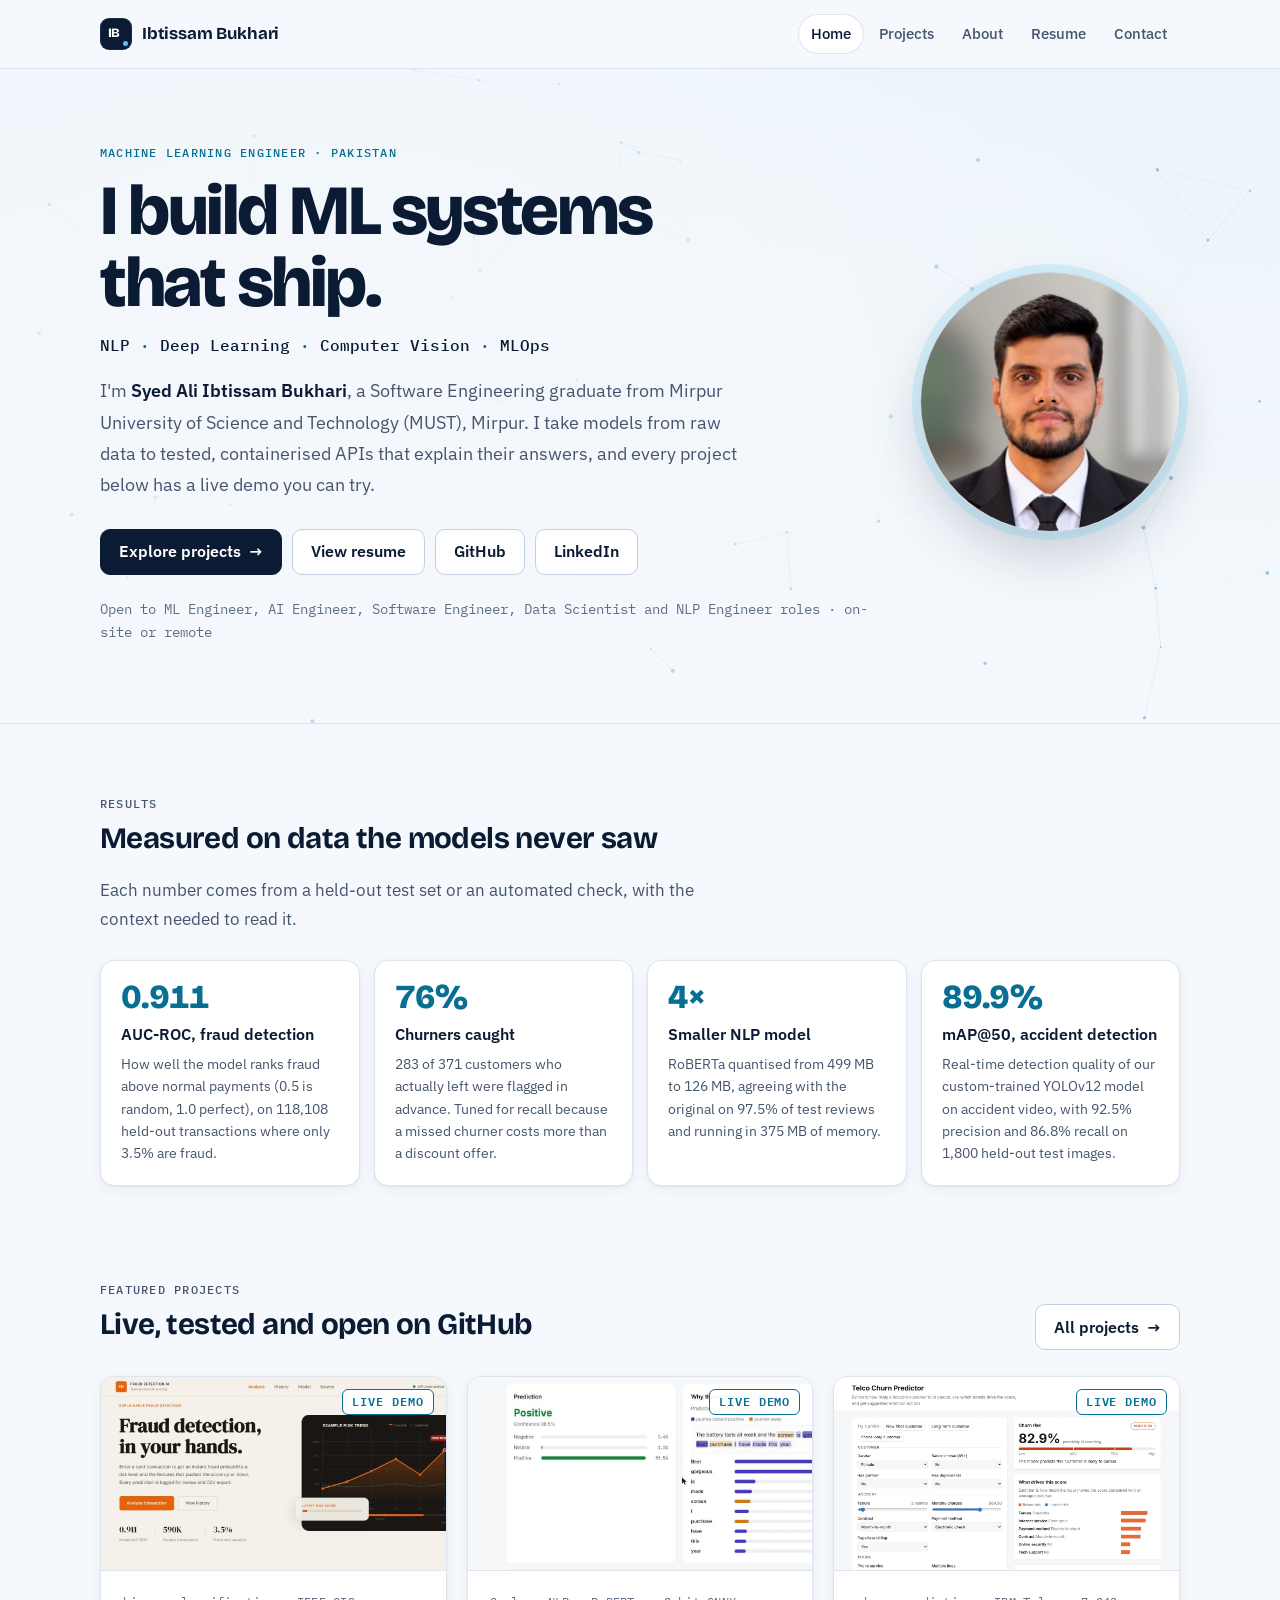
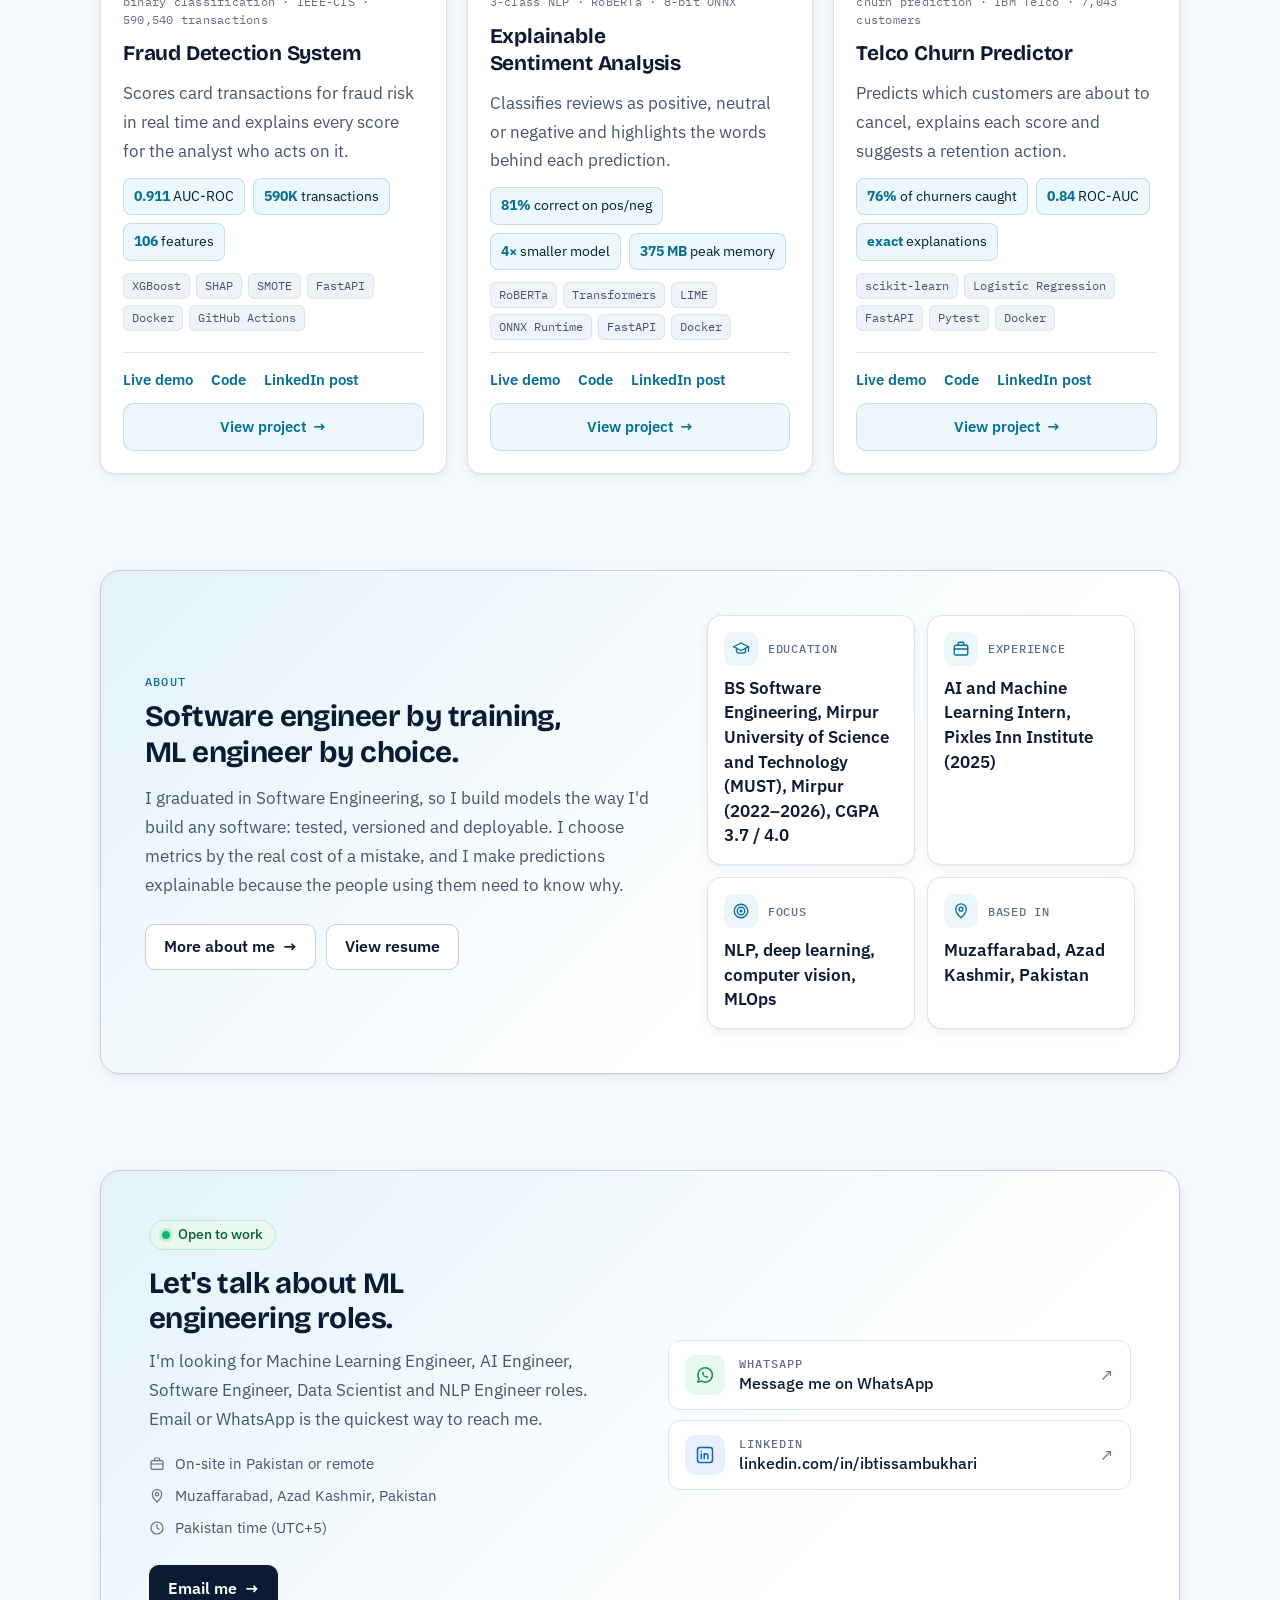
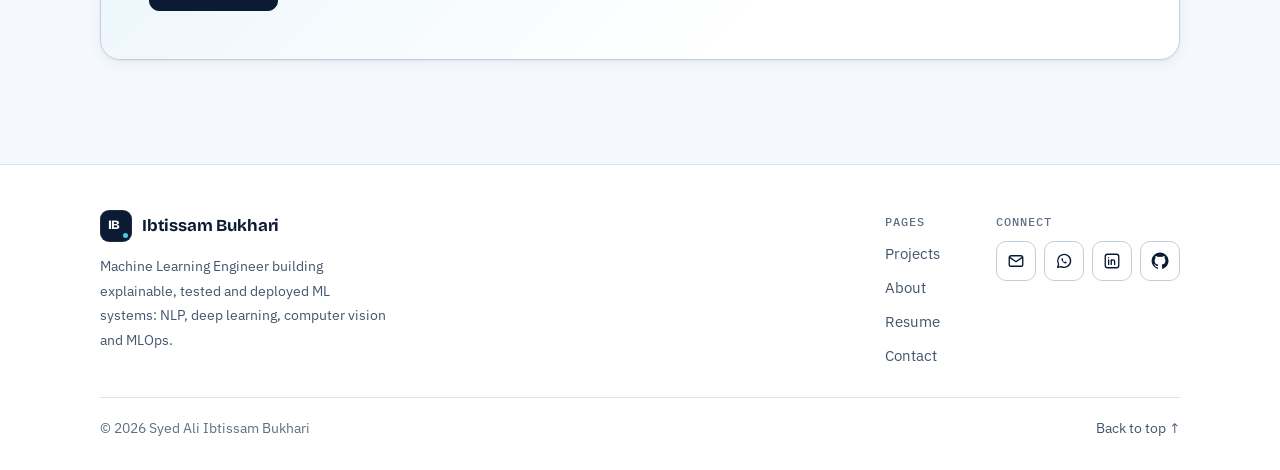
<file: index.html>
<!DOCTYPE html>
<html lang="en">
<head>
<meta charset="utf-8">
<meta name="viewport" content="width=device-width, initial-scale=1, viewport-fit=cover">
<title>Ibtissam Bukhari · Machine Learning Engineer</title>
<meta name="description" content="Syed Ali Ibtissam Bukhari, Machine Learning Engineer: fraud detection, explainable NLP, churn prediction and computer vision projects with live demos.">
<meta name="author" content="Syed Ali Ibtissam Bukhari">
<meta name="theme-color" content="#f5f8fc">
<link rel="canonical" href="https://ibtissambukhari.github.io/">
<meta property="og:type" content="website">
<meta property="og:title" content="Ibtissam Bukhari · Machine Learning Engineer">
<meta property="og:description" content="Syed Ali Ibtissam Bukhari, Machine Learning Engineer: fraud detection, explainable NLP, churn prediction and computer vision projects with live demos.">
<meta property="og:url" content="https://ibtissambukhari.github.io/">
<meta property="og:image" content="https://ibtissambukhari.github.io/assets/img/og.jpg?v=4">
<meta name="twitter:card" content="summary_large_image">
<link rel="icon" href="data:image/svg+xml,%3Csvg xmlns='http://www.w3.org/2000/svg' viewBox='0 0 32 32'%3E%3Crect width='32' height='32' rx='8' fill='%230b1b33'/%3E%3Ctext x='15' y='21' font-family='Arial' font-weight='800' font-size='13' fill='%23ffffff' text-anchor='middle'%3EIB%3C/text%3E%3Ccircle cx='26' cy='26' r='2.6' fill='%234cc9ee'/%3E%3C/svg%3E">
<link rel="preconnect" href="https://fonts.googleapis.com">
<link rel="preconnect" href="https://fonts.gstatic.com" crossorigin>
<link rel="stylesheet" href="https://fonts.googleapis.com/css2?family=Bricolage+Grotesque:opsz,wght@12..96,600;12..96,700;12..96,800&family=IBM+Plex+Mono:wght@400;500&family=IBM+Plex+Sans:wght@400;500;600&display=swap">
<link rel="stylesheet" href="assets/css/site.css?v=15">
</head>
<body data-base="">
<a class="skip" href="#main">Skip to content</a>
<header class="site-header">
  <div class="header-in">
    <a class="brand" href="index.html"><span class="brand-mark" aria-hidden="true">IB</span>Ibtissam Bukhari</a>
    <button class="menu-btn" type="button" aria-expanded="false" aria-controls="main-nav" aria-label="Open menu"><span></span><span></span><span></span></button>
    <nav class="nav" id="main-nav" aria-label="Main"><a href="index.html" aria-current="page">Home</a><a href="projects.html">Projects</a><a href="about.html">About</a><a href="resume.html">Resume</a><a href="index.html#contact">Contact</a></nav>
  </div>
</header>
<main id="main">
<section class="hero" aria-labelledby="hero-title">
  <canvas id="net" aria-hidden="true"></canvas>
  <div class="hero-in">
    <div>
      <p class="eyebrow enter d1">Machine Learning Engineer · Pakistan</p>
      <h1 id="hero-title" class="enter d2">I build ML systems that ship.</h1>
      <p class="focus enter d3">NLP <span>·</span> Deep Learning <span>·</span> Computer Vision <span>·</span> MLOps</p>
      <p class="lede enter d3">I'm <strong>Syed Ali Ibtissam Bukhari</strong>, a Software Engineering graduate from Mirpur University of Science and Technology (MUST), Mirpur. I take models from raw data to tested, containerised APIs that explain their answers, and every project below has a live demo you can try.</p>
      <div class="actions enter d4">
        <a class="btn primary" href="projects.html">Explore projects <span class="arrow" aria-hidden="true">→</span></a>
        <a class="btn" href="resume.html">View resume</a>
        <a class="btn" href="https://github.com/IbtissamBukhari">GitHub</a>
        <a class="btn" href="https://www.linkedin.com/in/ibtissambukhari">LinkedIn</a>
      </div>
      <p class="hero-meta enter d5">Open to ML Engineer, AI Engineer, Software Engineer, Data Scientist and NLP Engineer roles · on-site or remote</p>
    </div>
    <picture class="enter d2"><source srcset="assets/img/photo.webp?v=2" type="image/webp"><img class="portrait" src="assets/img/photo.jpg?v=2" alt="Portrait of Syed Ali Ibtissam Bukhari" width="520" height="520"></picture>
  </div>
</section>

<section class="section" aria-labelledby="results-title">
  <div class="wrap">
    <div class="section-head">
      <div><p class="eyebrow">Results</p><h2 id="results-title" style="margin-top:10px">Measured on data the models never saw</h2></div>
      <p>Each number comes from a held-out test set or an automated check, with the context needed to read it.</p>
    </div>
    <div class="metrics">
      <div class="metric reveal"><span class="num">0.911</span><span class="what">AUC-ROC, fraud detection</span><span class="ctx">How well the model ranks fraud above normal payments (0.5 is random, 1.0 perfect), on 118,108 held-out transactions where only 3.5% are fraud.</span></div>
      <div class="metric reveal"><span class="num">76%</span><span class="what">Churners caught</span><span class="ctx">283 of 371 customers who actually left were flagged in advance. Tuned for recall because a missed churner costs more than a discount offer.</span></div>
      <div class="metric reveal"><span class="num">4×</span><span class="what">Smaller NLP model</span><span class="ctx">RoBERTa quantised from 499 MB to 126 MB, agreeing with the original on 97.5% of test reviews and running in 375 MB of memory.</span></div>
      <div class="metric reveal"><span class="num">89.9%</span><span class="what">mAP@50, accident detection</span><span class="ctx">Real-time detection quality of our custom-trained YOLOv12 model on accident video, with 92.5% precision and 86.8% recall on 1,800 held-out test images.</span></div>
    </div>
  </div>
</section>

<section class="section" aria-labelledby="featured-title">
  <div class="wrap">
    <div class="section-head">
      <div><p class="eyebrow">Featured projects</p><h2 id="featured-title" style="margin-top:10px">Live, tested and open on GitHub</h2></div>
      <a class="btn" href="projects.html">All projects <span class="arrow" aria-hidden="true">→</span></a>
    </div>
    <div class="grid-3" data-projects="featured">
<article class="pcard reveal" data-category="Machine Learning"><div class="shot"><picture><source srcset="assets/img/fraud.webp" type="image/webp"><img src="assets/img/fraud.jpg" alt="Fraud detection dashboard with the model&#x27;s AUC-ROC, dataset size and fraud rate" width="1280" height="720" loading="lazy" decoding="async"></picture><span class="tag">Live demo</span></div><div class="pbody"><div class="spec">binary classification · IEEE-CIS · 590,540 transactions</div><h3>Fraud Detection System</h3><p>Scores card transactions for fraud risk in real time and explains every score for the analyst who acts on it.</p><ul class="chips" aria-label="Key results"><li><b>0.911</b> AUC-ROC</li><li><b>590K</b> transactions</li><li><b>106</b> features</li></ul><ul class="badges" aria-label="Tools"><li>XGBoost</li><li>SHAP</li><li>SMOTE</li><li>FastAPI</li><li>Docker</li><li>GitHub Actions</li></ul><div class="plinks"><a href="https://fraud-detection-system-wplk.onrender.com" target="_blank" rel="noopener">Live demo</a><a href="https://github.com/IbtissamBukhari/fraud-detection-system" target="_blank" rel="noopener">Code</a><a href="https://www.linkedin.com/feed/update/urn:li:activity:7518983911654424576/" target="_blank" rel="noopener">LinkedIn post</a><a class="case" href="projects/fraud-detection.html">View project <span class="arrow" aria-hidden="true">→</span></a></div></div></article>
<article class="pcard reveal" data-category="NLP"><div class="shot"><picture><source srcset="assets/img/sentiment.webp" type="image/webp"><img src="assets/img/sentiment.jpg" alt="Sentiment app showing a positive prediction at 98.5% and the words that drove it" width="1280" height="720" loading="lazy" decoding="async"></picture><span class="tag">Live demo</span></div><div class="pbody"><div class="spec">3-class NLP · RoBERTa · 8-bit ONNX</div><h3>Explainable Sentiment Analysis</h3><p>Classifies reviews as positive, neutral or negative and highlights the words behind each prediction.</p><ul class="chips" aria-label="Key results"><li><b>81%</b> correct on pos/neg</li><li><b>4×</b> smaller model</li><li><b>375 MB</b> peak memory</li></ul><ul class="badges" aria-label="Tools"><li>RoBERTa</li><li>Transformers</li><li>LIME</li><li>ONNX Runtime</li><li>FastAPI</li><li>Docker</li></ul><div class="plinks"><a href="https://sentiment-analyzer-rm0p.onrender.com" target="_blank" rel="noopener">Live demo</a><a href="https://github.com/IbtissamBukhari/sentiment-analyzer" target="_blank" rel="noopener">Code</a><a href="https://www.linkedin.com/feed/update/urn:li:activity:7519340059549024256/" target="_blank" rel="noopener">LinkedIn post</a><a class="case" href="projects/sentiment-analysis.html">View project <span class="arrow" aria-hidden="true">→</span></a></div></div></article>
<article class="pcard reveal" data-category="Machine Learning"><div class="shot"><picture><source srcset="assets/img/telco.webp" type="image/webp"><img src="assets/img/telco.jpg" alt="Churn predictor showing an 82.9% high-risk score, the factors behind it and suggested actions" width="1280" height="720" loading="lazy" decoding="async"></picture><span class="tag">Live demo</span></div><div class="pbody"><div class="spec">churn prediction · IBM Telco · 7,043 customers</div><h3>Telco Churn Predictor</h3><p>Predicts which customers are about to cancel, explains each score and suggests a retention action.</p><ul class="chips" aria-label="Key results"><li><b>76%</b> of churners caught</li><li><b>0.84</b> ROC-AUC</li><li><b>exact</b> explanations</li></ul><ul class="badges" aria-label="Tools"><li>scikit-learn</li><li>Logistic Regression</li><li>FastAPI</li><li>Pytest</li><li>Docker</li></ul><div class="plinks"><a href="https://telco-churn-predictor-62b1.onrender.com" target="_blank" rel="noopener">Live demo</a><a href="https://github.com/IbtissamBukhari/telco-churn-predictor" target="_blank" rel="noopener">Code</a><a href="https://www.linkedin.com/feed/update/urn:li:activity:7518724342030217216/" target="_blank" rel="noopener">LinkedIn post</a><a class="case" href="projects/telco-churn.html">View project <span class="arrow" aria-hidden="true">→</span></a></div></div></article>
    </div>
  </div>
</section>

<section class="section" aria-labelledby="about-title">
  <div class="wrap split about-panel">
    <div class="reveal">
      <p class="eyebrow">About</p>
      <h2 id="about-title" style="margin-top:10px">Software engineer by training, ML engineer by choice.</h2>
      <p class="muted">I graduated in Software Engineering, so I build models the way I'd build any software: tested, versioned and deployable. I choose metrics by the real cost of a mistake, and I make predictions explainable because the people using them need to know why.</p>
      <div class="actions">
        <a class="btn" href="about.html">More about me <span class="arrow" aria-hidden="true">→</span></a>
        <a class="btn" href="resume.html">View resume</a>
      </div>
    </div>
    <dl class="facts reveal">
      <div><dt><span class="f-ic"><svg viewBox="0 0 24 24" fill="none" stroke="currentColor" stroke-width="1.8" stroke-linecap="round" stroke-linejoin="round" aria-hidden="true"><path d="M2 9l10-5 10 5-10 5z"/><path d="M6 11v5c2 2 10 2 12 0v-5M22 9v6"/></svg></span>Education</dt><dd>BS Software Engineering, Mirpur University of Science and Technology (MUST), Mirpur (2022–2026), CGPA 3.7 / 4.0</dd></div>
      <div><dt><span class="f-ic"><svg viewBox="0 0 24 24" fill="none" stroke="currentColor" stroke-width="1.8" stroke-linecap="round" stroke-linejoin="round" aria-hidden="true"><rect x="3" y="7" width="18" height="13" rx="2"/><path d="M8 7V5a2 2 0 0 1 2-2h4a2 2 0 0 1 2 2v2M3 12h18"/></svg></span>Experience</dt><dd>AI and Machine Learning Intern, Pixles Inn Institute (2025)</dd></div>
      <div><dt><span class="f-ic"><svg viewBox="0 0 24 24" fill="none" stroke="currentColor" stroke-width="1.8" stroke-linecap="round" stroke-linejoin="round" aria-hidden="true"><circle cx="12" cy="12" r="9"/><circle cx="12" cy="12" r="5"/><circle cx="12" cy="12" r="1.2" fill="currentColor"/></svg></span>Focus</dt><dd>NLP, deep learning, computer vision, MLOps</dd></div>
      <div><dt><span class="f-ic"><svg viewBox="0 0 24 24" fill="none" stroke="currentColor" stroke-width="1.8" stroke-linecap="round" stroke-linejoin="round" aria-hidden="true"><path d="M12 21s-7-6.2-7-11.5a7 7 0 0 1 14 0C19 14.8 12 21 12 21z"/><circle cx="12" cy="9.5" r="2.5"/></svg></span>Based in</dt><dd>Muzaffarabad, Azad Kashmir, Pakistan</dd></div>
    </dl>
  </div>
</section>

<section class="section" id="contact" aria-labelledby="contact-title">
  <div class="wrap">
    <div class="contact reveal">
      <div>
        <span class="status">Open to work</span>
        <h2 id="contact-title">Let's talk about ML engineering roles.</h2>
        <p>I'm looking for Machine Learning Engineer, AI Engineer, Software Engineer, Data Scientist and NLP Engineer roles. Email or WhatsApp is the quickest way to reach me.</p>
        <ul class="contact-meta">
          <li><svg viewBox="0 0 24 24" fill="none" stroke="currentColor" stroke-width="1.8" stroke-linecap="round" stroke-linejoin="round" aria-hidden="true"><rect x="3" y="7" width="18" height="13" rx="2"/><path d="M8 7V5a2 2 0 0 1 2-2h4a2 2 0 0 1 2 2v2M3 12h18"/></svg>On-site in Pakistan or remote</li>
          <li><svg viewBox="0 0 24 24" fill="none" stroke="currentColor" stroke-width="1.8" stroke-linecap="round" stroke-linejoin="round" aria-hidden="true"><path d="M12 21s-7-6.2-7-11.5a7 7 0 0 1 14 0C19 14.8 12 21 12 21z"/><circle cx="12" cy="9.5" r="2.5"/></svg>Muzaffarabad, Azad Kashmir, Pakistan</li>
          <li><svg viewBox="0 0 24 24" fill="none" stroke="currentColor" stroke-width="1.8" stroke-linecap="round" stroke-linejoin="round" aria-hidden="true"><circle cx="12" cy="12" r="9"/><path d="M12 7v5l3 2"/></svg>Pakistan time (UTC+5)</li>
        </ul>
        <div class="actions">
          <a class="btn primary" href="mailto:aliibtissam14@gmail.com">Email me <span class="arrow" aria-hidden="true">→</span></a>
        </div>
      </div>
      <ul class="contact-list">
        <li><a class="c-item" href="https://wa.me/923485190450?text=Hi%20Ali%2C%20I%20saw%20your%20portfolio.%20Would%20you%20be%20available%20for%20a%20quick%20chat%3F" target="_blank" rel="noopener"><span class="c-ic wa"><svg viewBox="0 0 24 24" fill="none" stroke="currentColor" stroke-width="1.8" stroke-linecap="round" stroke-linejoin="round" aria-hidden="true"><path d="M3.5 20.5l1.3-4.2A8.6 8.6 0 1 1 8 19.4z"/><path d="M9 8.6c.2-.5.7-.6 1-.4l.9 1.6c.1.3 0 .6-.2.8l-.5.5c.5 1 1.3 1.9 2.4 2.4l.5-.5c.2-.2.5-.3.8-.2l1.6.9c.3.2.3.7-.1 1-.6.6-1.5.8-2.3.5a8 8 0 0 1-4.5-4.4c-.3-.8-.1-1.6.4-2.2z" fill="currentColor" stroke="none"/></svg></span><span class="c-txt"><span class="k">WhatsApp</span><span class="v">Message me on WhatsApp</span></span><span class="c-go" aria-hidden="true">↗</span></a></li>
        <li><a class="c-item" href="https://www.linkedin.com/in/ibtissambukhari" target="_blank" rel="noopener"><span class="c-ic li"><svg viewBox="0 0 24 24" fill="none" stroke="currentColor" stroke-width="1.8" stroke-linecap="round" stroke-linejoin="round" aria-hidden="true"><rect x="3" y="3" width="18" height="18" rx="3"/><path d="M7.5 10.5V16.5M7.5 7.5v.01M11 16.5v-6M11 13.2c0-1.6 1-2.7 2.4-2.7s2.1 1 2.1 2.6v3.4"/></svg></span><span class="c-txt"><span class="k">LinkedIn</span><span class="v">linkedin.com/in/<wbr>ibtissambukhari</span></span><span class="c-go" aria-hidden="true">↗</span></a></li>
      </ul>
    </div>
  </div>
</section>
</main>
<footer class="site-footer">
  <div class="footer-in">
    <div class="footer-brand">
      <a class="brand" href="index.html"><span class="brand-mark" aria-hidden="true">IB</span>Ibtissam Bukhari</a>
      <p>Machine Learning Engineer building explainable, tested and deployed ML systems: NLP, deep learning, computer vision and MLOps.</p>
    </div>
    <nav aria-labelledby="f-pages"><h2 id="f-pages">Pages</h2><ul class="footer-links"><li><a href="projects.html">Projects</a></li><li><a href="about.html">About</a></li><li><a href="resume.html">Resume</a></li><li><a href="index.html#contact">Contact</a></li></ul></nav>
    <div><h2>Connect</h2><ul class="socials">
      <li><a href="mailto:aliibtissam14@gmail.com" aria-label="Email"><svg viewBox="0 0 24 24" fill="none" stroke="currentColor" stroke-width="1.8" stroke-linecap="round" stroke-linejoin="round" aria-hidden="true"><rect x="3" y="5" width="18" height="14" rx="2.5"/><path d="m4 7.5 8 5.5 8-5.5"/></svg></a></li>
      <li><a href="https://wa.me/923485190450?text=Hi%20Ali%2C%20I%20saw%20your%20portfolio.%20Would%20you%20be%20available%20for%20a%20quick%20chat%3F" target="_blank" rel="noopener" aria-label="WhatsApp"><svg viewBox="0 0 24 24" fill="none" stroke="currentColor" stroke-width="1.8" stroke-linecap="round" stroke-linejoin="round" aria-hidden="true"><path d="M3.5 20.5l1.3-4.2A8.6 8.6 0 1 1 8 19.4z"/><path d="M9 8.6c.2-.5.7-.6 1-.4l.9 1.6c.1.3 0 .6-.2.8l-.5.5c.5 1 1.3 1.9 2.4 2.4l.5-.5c.2-.2.5-.3.8-.2l1.6.9c.3.2.3.7-.1 1-.6.6-1.5.8-2.3.5a8 8 0 0 1-4.5-4.4c-.3-.8-.1-1.6.4-2.2z" fill="currentColor" stroke="none"/></svg></a></li>
      <li><a href="https://www.linkedin.com/in/ibtissambukhari" target="_blank" rel="noopener" aria-label="LinkedIn"><svg viewBox="0 0 24 24" fill="none" stroke="currentColor" stroke-width="1.8" stroke-linecap="round" stroke-linejoin="round" aria-hidden="true"><rect x="3" y="3" width="18" height="18" rx="3"/><path d="M7.5 10.5V16.5M7.5 7.5v.01M11 16.5v-6M11 13.2c0-1.6 1-2.7 2.4-2.7s2.1 1 2.1 2.6v3.4"/></svg></a></li>
      <li><a href="https://github.com/IbtissamBukhari" target="_blank" rel="noopener" aria-label="GitHub"><svg viewBox="0 0 24 24" fill="currentColor" aria-hidden="true"><path d="M12 .8a11.2 11.2 0 0 0-3.54 21.83c.56.1.77-.24.77-.54v-1.9c-3.12.68-3.78-1.5-3.78-1.5-.51-1.3-1.25-1.64-1.25-1.64-1.02-.7.08-.68.08-.68 1.13.08 1.72 1.16 1.72 1.16 1 1.72 2.63 1.22 3.27.93.1-.73.39-1.22.71-1.5-2.49-.28-5.11-1.25-5.11-5.55 0-1.22.44-2.22 1.16-3.01-.12-.29-.5-1.43.11-2.98 0 0 .94-.3 3.09 1.15a10.7 10.7 0 0 1 5.62 0c2.14-1.45 3.08-1.15 3.08-1.15.62 1.55.23 2.69.11 2.98.72.79 1.16 1.79 1.16 3.01 0 4.31-2.63 5.26-5.13 5.54.4.35.76 1.03.76 2.08v3.08c0 .3.2.65.78.54A11.2 11.2 0 0 0 12 .8z"/></svg></a></li>
    </ul></div>
  </div>
  <div class="footer-bottom"><span>© 2026 Syed Ali Ibtissam Bukhari</span><a href="#main">Back to top ↑</a></div>
</footer>
<script src="assets/js/projects.js?v=5" defer></script>
<script src="assets/js/site.js?v=15" defer></script>
</body>
</html>
</file>
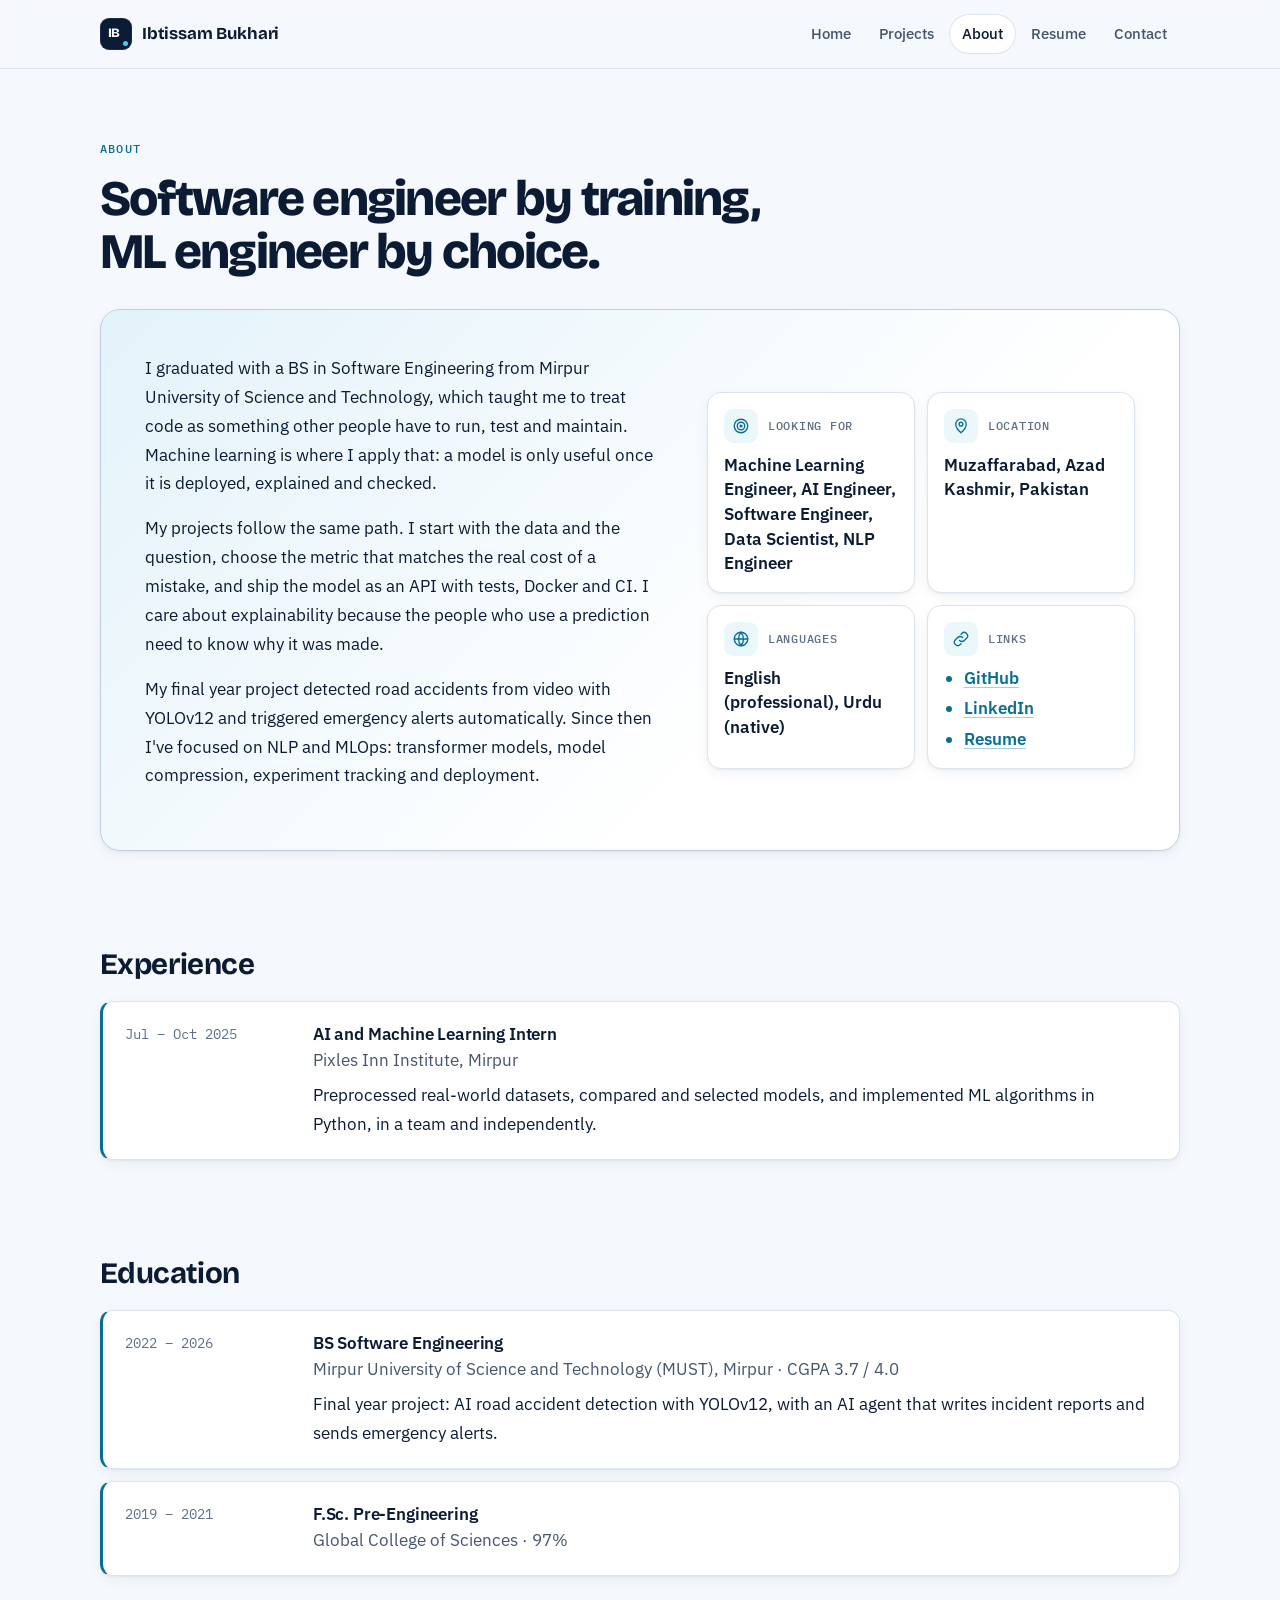
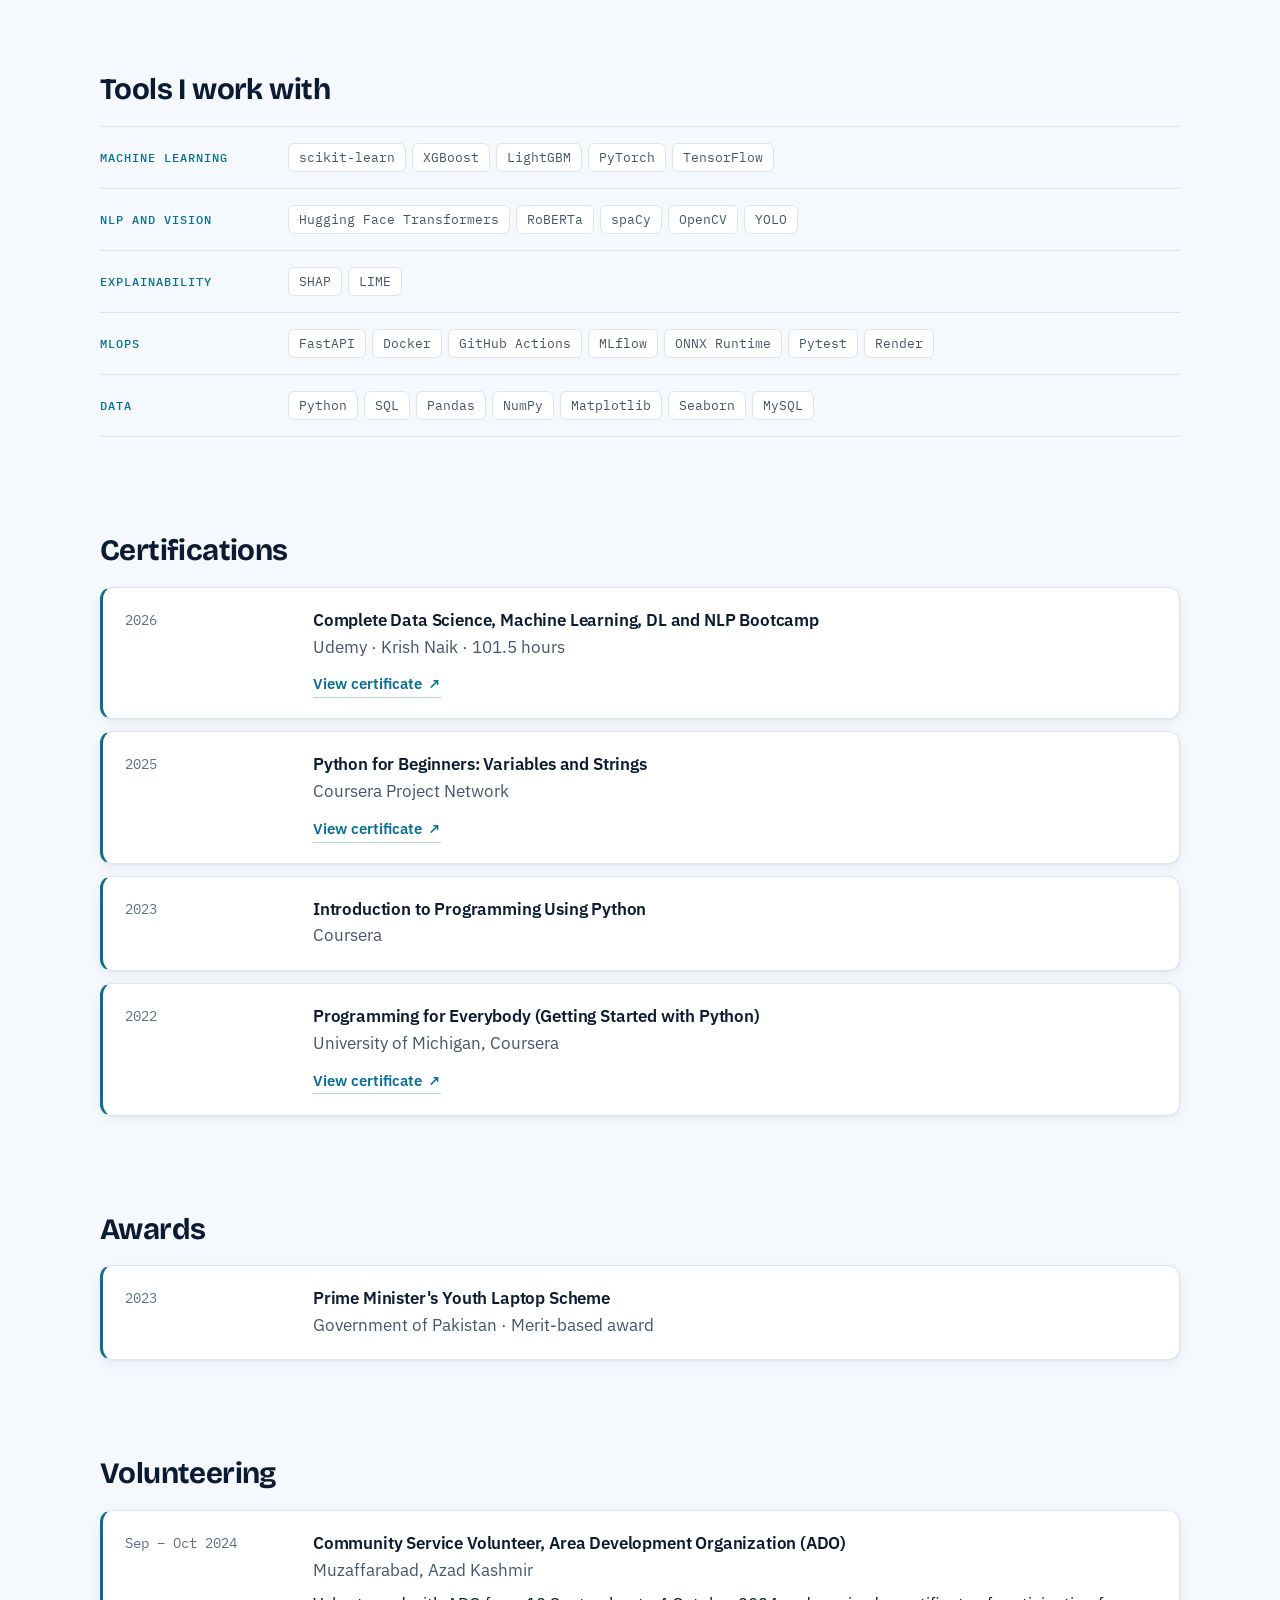
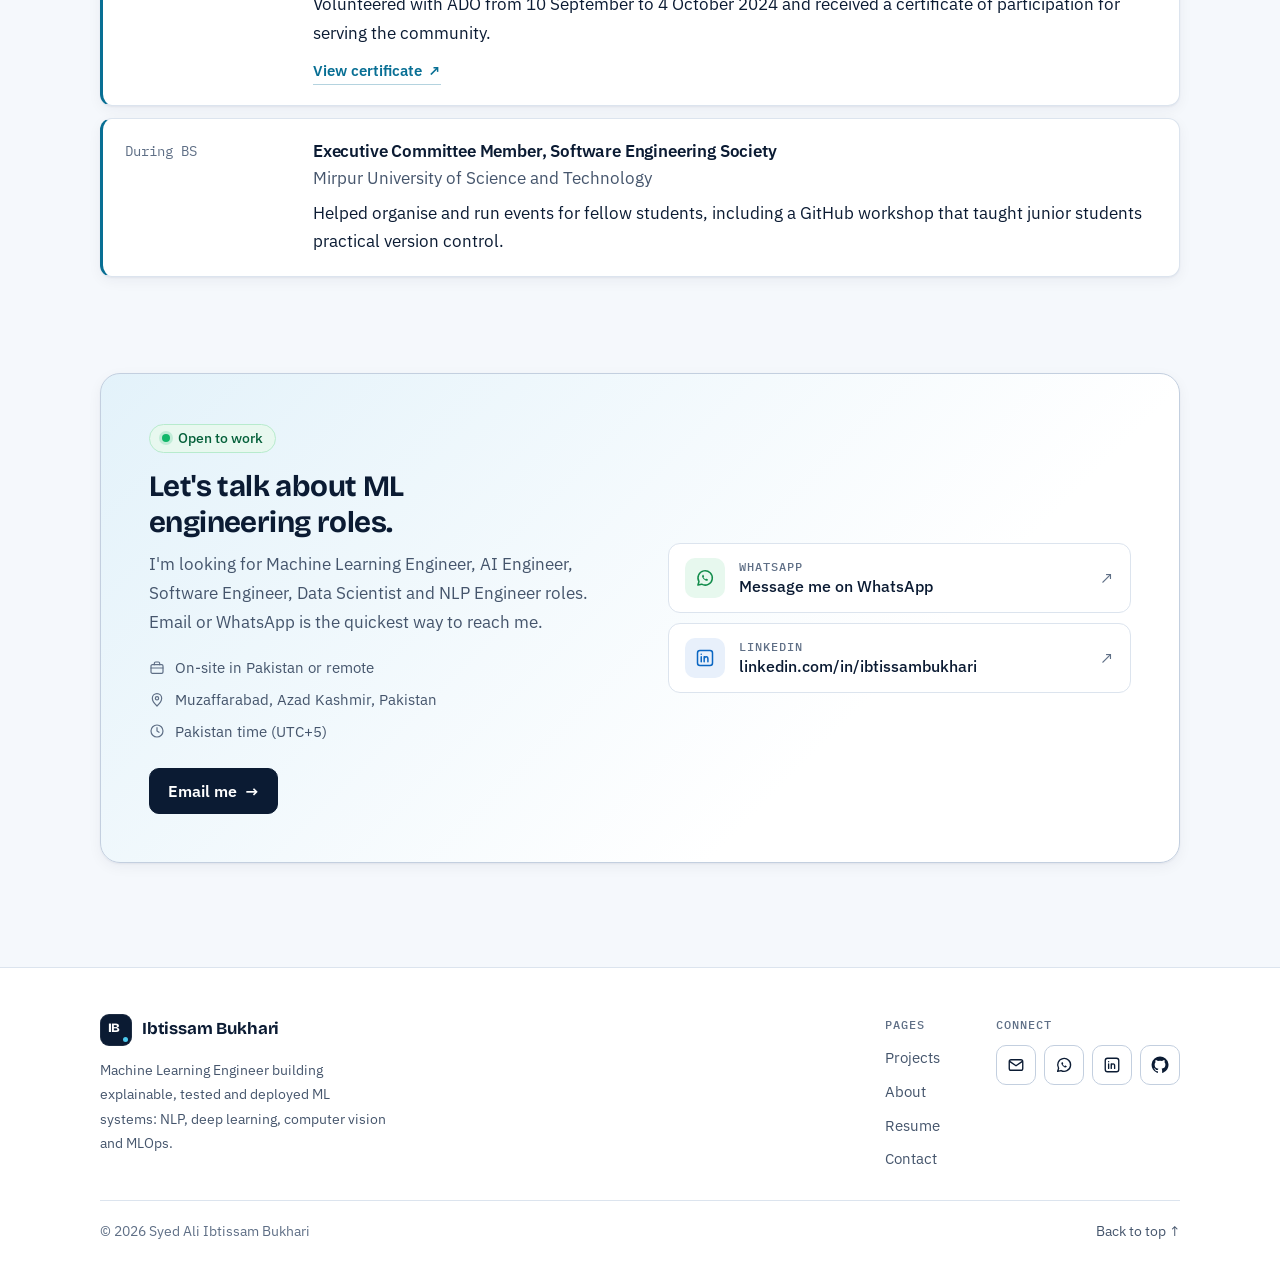
<file: about.html>
<!DOCTYPE html>
<html lang="en">
<head>
<meta charset="utf-8">
<meta name="viewport" content="width=device-width, initial-scale=1, viewport-fit=cover">
<title>About · Ibtissam Bukhari</title>
<meta name="description" content="About Syed Ali Ibtissam Bukhari: Software Engineering graduate and Machine Learning Engineer focused on NLP, deep learning and MLOps.">
<meta name="author" content="Syed Ali Ibtissam Bukhari">
<meta name="theme-color" content="#f5f8fc">
<link rel="canonical" href="https://ibtissambukhari.github.io/about.html">
<meta property="og:type" content="website">
<meta property="og:title" content="About · Ibtissam Bukhari">
<meta property="og:description" content="About Syed Ali Ibtissam Bukhari: Software Engineering graduate and Machine Learning Engineer focused on NLP, deep learning and MLOps.">
<meta property="og:url" content="https://ibtissambukhari.github.io/about.html">
<meta property="og:image" content="https://ibtissambukhari.github.io/assets/img/og.jpg?v=4">
<meta name="twitter:card" content="summary_large_image">
<link rel="icon" href="data:image/svg+xml,%3Csvg xmlns='http://www.w3.org/2000/svg' viewBox='0 0 32 32'%3E%3Crect width='32' height='32' rx='8' fill='%230b1b33'/%3E%3Ctext x='15' y='21' font-family='Arial' font-weight='800' font-size='13' fill='%23ffffff' text-anchor='middle'%3EIB%3C/text%3E%3Ccircle cx='26' cy='26' r='2.6' fill='%234cc9ee'/%3E%3C/svg%3E">
<link rel="preconnect" href="https://fonts.googleapis.com">
<link rel="preconnect" href="https://fonts.gstatic.com" crossorigin>
<link rel="stylesheet" href="https://fonts.googleapis.com/css2?family=Bricolage+Grotesque:opsz,wght@12..96,600;12..96,700;12..96,800&family=IBM+Plex+Mono:wght@400;500&family=IBM+Plex+Sans:wght@400;500;600&display=swap">
<link rel="stylesheet" href="assets/css/site.css?v=15">
</head>
<body data-base="">
<a class="skip" href="#main">Skip to content</a>
<header class="site-header">
  <div class="header-in">
    <a class="brand" href="index.html"><span class="brand-mark" aria-hidden="true">IB</span>Ibtissam Bukhari</a>
    <button class="menu-btn" type="button" aria-expanded="false" aria-controls="main-nav" aria-label="Open menu"><span></span><span></span><span></span></button>
    <nav class="nav" id="main-nav" aria-label="Main"><a href="index.html">Home</a><a href="projects.html">Projects</a><a href="about.html" aria-current="page">About</a><a href="resume.html">Resume</a><a href="index.html#contact">Contact</a></nav>
  </div>
</header>
<main id="main">
<section class="section" aria-labelledby="t">
  <div class="wrap">
    <p class="eyebrow">About</p>
    <h1 id="t" class="page-title">Software engineer by training, ML engineer by choice.</h1>
    <div class="split about-panel" style="margin-top:30px">
      <div class="prose">
        <p>I graduated with a BS in Software Engineering from Mirpur University of Science and Technology, which taught me to treat code as something other people have to run, test and maintain. Machine learning is where I apply that: a model is only useful once it is deployed, explained and checked.</p>
        <p>My projects follow the same path. I start with the data and the question, choose the metric that matches the real cost of a mistake, and ship the model as an API with tests, Docker and CI. I care about explainability because the people who use a prediction need to know why it was made.</p>
        <p>My final year project detected road accidents from video with YOLOv12 and triggered emergency alerts automatically. Since then I've focused on NLP and MLOps: transformer models, model compression, experiment tracking and deployment.</p>
      </div>
      <dl class="facts">
        <div><dt><span class="f-ic"><svg viewBox="0 0 24 24" fill="none" stroke="currentColor" stroke-width="1.8" stroke-linecap="round" stroke-linejoin="round" aria-hidden="true"><circle cx="12" cy="12" r="9"/><circle cx="12" cy="12" r="5"/><circle cx="12" cy="12" r="1.2" fill="currentColor"/></svg></span>Looking for</dt><dd>Machine Learning Engineer, AI Engineer, Software Engineer, Data Scientist, NLP Engineer</dd></div>
        <div><dt><span class="f-ic"><svg viewBox="0 0 24 24" fill="none" stroke="currentColor" stroke-width="1.8" stroke-linecap="round" stroke-linejoin="round" aria-hidden="true"><path d="M12 21s-7-6.2-7-11.5a7 7 0 0 1 14 0C19 14.8 12 21 12 21z"/><circle cx="12" cy="9.5" r="2.5"/></svg></span>Location</dt><dd>Muzaffarabad, Azad Kashmir, Pakistan</dd></div>
        <div><dt><span class="f-ic"><svg viewBox="0 0 24 24" fill="none" stroke="currentColor" stroke-width="1.8" stroke-linecap="round" stroke-linejoin="round" aria-hidden="true"><circle cx="12" cy="12" r="9"/><path d="M3 12h18M12 3a14 14 0 0 1 0 18M12 3a14 14 0 0 0 0 18"/></svg></span>Languages</dt><dd>English (professional), Urdu (native)</dd></div>
        <div><dt><span class="f-ic"><svg viewBox="0 0 24 24" fill="none" stroke="currentColor" stroke-width="1.8" stroke-linecap="round" stroke-linejoin="round" aria-hidden="true"><path d="M10 14a4.5 4.5 0 0 0 6.4 0l3-3a4.5 4.5 0 0 0-6.4-6.4l-1 1"/><path d="M14 10a4.5 4.5 0 0 0-6.4 0l-3 3a4.5 4.5 0 0 0 6.4 6.4l1-1"/></svg></span>Links</dt><dd><ul class="link-list"><li><a href="https://github.com/IbtissamBukhari" target="_blank" rel="noopener">GitHub</a></li><li><a href="https://www.linkedin.com/in/ibtissambukhari" target="_blank" rel="noopener">LinkedIn</a></li><li><a href="resume.html">Resume</a></li></ul></dd></div>
      </dl>
    </div>
  </div>
</section>

<section class="section" aria-labelledby="exp">
  <div class="wrap">
    <h2 id="exp">Experience</h2>
    <div class="timeline" style="margin-top:18px">
      <div class="tl reveal"><div class="when">Jul – Oct 2025</div><div><h3>AI and Machine Learning Intern</h3><div class="where">Pixles Inn Institute, Mirpur</div><p>Preprocessed real-world datasets, compared and selected models, and implemented ML algorithms in Python, in a team and independently.</p></div></div>
    </div>
  </div>
</section>

<section class="section" aria-labelledby="edu">
  <div class="wrap">
    <h2 id="edu">Education</h2>
    <div class="timeline" style="margin-top:18px">
      <div class="tl reveal"><div class="when">2022 – 2026</div><div><h3>BS Software Engineering</h3><div class="where">Mirpur University of Science and Technology (MUST), Mirpur · CGPA 3.7 / 4.0</div><p>Final year project: AI road accident detection with YOLOv12, with an AI agent that writes incident reports and sends emergency alerts.</p></div></div>
      <div class="tl reveal"><div class="when">2019 – 2021</div><div><h3>F.Sc. Pre-Engineering</h3><div class="where">Global College of Sciences · 97%</div></div></div>
    </div>
  </div>
</section>

<section class="section" aria-labelledby="sk">
  <div class="wrap">
    <h2 id="sk">Tools I work with</h2>
    <div class="skills" style="margin-top:18px">
      <div class="skill reveal"><h3>Machine learning</h3><ul class="badges"><li>scikit-learn</li><li>XGBoost</li><li>LightGBM</li><li>PyTorch</li><li>TensorFlow</li></ul></div>
      <div class="skill reveal"><h3>NLP and vision</h3><ul class="badges"><li>Hugging Face Transformers</li><li>RoBERTa</li><li>spaCy</li><li>OpenCV</li><li>YOLO</li></ul></div>
      <div class="skill reveal"><h3>Explainability</h3><ul class="badges"><li>SHAP</li><li>LIME</li></ul></div>
      <div class="skill reveal"><h3>MLOps</h3><ul class="badges"><li>FastAPI</li><li>Docker</li><li>GitHub Actions</li><li>MLflow</li><li>ONNX Runtime</li><li>Pytest</li><li>Render</li></ul></div>
      <div class="skill reveal"><h3>Data</h3><ul class="badges"><li>Python</li><li>SQL</li><li>Pandas</li><li>NumPy</li><li>Matplotlib</li><li>Seaborn</li><li>MySQL</li></ul></div>
    </div>
  </div>
</section>

<section class="section" aria-labelledby="ce">
  <div class="wrap">
    <h2 id="ce">Certifications</h2>
    <div class="timeline" style="margin-top:18px">
      <div class="tl reveal"><div class="when">2026</div><div><h3>Complete Data Science, Machine Learning, DL and NLP Bootcamp</h3><div class="where">Udemy · Krish Naik · 101.5 hours</div><a class="cert-link" href="https://ude.my/UC-a697261f-4ba6-44dc-9044-5c61433839aa" target="_blank" rel="noopener">View certificate <span aria-hidden="true">↗</span></a></div></div>
      <div class="tl reveal"><div class="when">2025</div><div><h3>Python for Beginners: Variables and Strings</h3><div class="where">Coursera Project Network</div><a class="cert-link" href="https://coursera.org/verify/6C3UG1VXS5II" target="_blank" rel="noopener">View certificate <span aria-hidden="true">↗</span></a></div></div>
      <div class="tl reveal"><div class="when">2023</div><div><h3>Introduction to Programming Using Python</h3><div class="where">Coursera</div></div></div>
      <div class="tl reveal"><div class="when">2022</div><div><h3>Programming for Everybody (Getting Started with Python)</h3><div class="where">University of Michigan, Coursera</div><a class="cert-link" href="https://coursera.org/verify/ZA7BEDE834ZN" target="_blank" rel="noopener">View certificate <span aria-hidden="true">↗</span></a></div></div>
    </div>
  </div>
</section>

<section class="section" aria-labelledby="aw">
  <div class="wrap">
    <h2 id="aw">Awards</h2>
    <div class="timeline" style="margin-top:18px">
      <div class="tl reveal"><div class="when">2023</div><div><h3>Prime Minister's Youth Laptop Scheme</h3><div class="where">Government of Pakistan · Merit-based award</div></div></div>
    </div>
  </div>
</section>

<section class="section" aria-labelledby="vol">
  <div class="wrap">
    <h2 id="vol">Volunteering</h2>
    <div class="timeline" style="margin-top:18px">
      <div class="tl reveal"><div class="when">Sep – Oct 2024</div><div><h3>Community Service Volunteer, Area Development Organization (ADO)</h3><div class="where">Muzaffarabad, Azad Kashmir</div><p>Volunteered with ADO from 10 September to 4 October 2024 and received a certificate of participation for serving the community.</p><a class="cert-link" href="assets/certs/ado-volunteer-certificate.jpg" target="_blank" rel="noopener">View certificate <span aria-hidden="true">↗</span></a></div></div>
      <div class="tl reveal"><div class="when">During BS</div><div><h3>Executive Committee Member, Software Engineering Society</h3><div class="where">Mirpur University of Science and Technology</div><p>Helped organise and run events for fellow students, including a GitHub workshop that taught junior students practical version control.</p></div></div>
    </div>
  </div>
</section>
<section class="section" id="contact" aria-labelledby="contact-title">
  <div class="wrap">
    <div class="contact reveal">
      <div>
        <span class="status">Open to work</span>
        <h2 id="contact-title">Let's talk about ML engineering roles.</h2>
        <p>I'm looking for Machine Learning Engineer, AI Engineer, Software Engineer, Data Scientist and NLP Engineer roles. Email or WhatsApp is the quickest way to reach me.</p>
        <ul class="contact-meta">
          <li><svg viewBox="0 0 24 24" fill="none" stroke="currentColor" stroke-width="1.8" stroke-linecap="round" stroke-linejoin="round" aria-hidden="true"><rect x="3" y="7" width="18" height="13" rx="2"/><path d="M8 7V5a2 2 0 0 1 2-2h4a2 2 0 0 1 2 2v2M3 12h18"/></svg>On-site in Pakistan or remote</li>
          <li><svg viewBox="0 0 24 24" fill="none" stroke="currentColor" stroke-width="1.8" stroke-linecap="round" stroke-linejoin="round" aria-hidden="true"><path d="M12 21s-7-6.2-7-11.5a7 7 0 0 1 14 0C19 14.8 12 21 12 21z"/><circle cx="12" cy="9.5" r="2.5"/></svg>Muzaffarabad, Azad Kashmir, Pakistan</li>
          <li><svg viewBox="0 0 24 24" fill="none" stroke="currentColor" stroke-width="1.8" stroke-linecap="round" stroke-linejoin="round" aria-hidden="true"><circle cx="12" cy="12" r="9"/><path d="M12 7v5l3 2"/></svg>Pakistan time (UTC+5)</li>
        </ul>
        <div class="actions">
          <a class="btn primary" href="mailto:aliibtissam14@gmail.com">Email me <span class="arrow" aria-hidden="true">→</span></a>
        </div>
      </div>
      <ul class="contact-list">
        <li><a class="c-item" href="https://wa.me/923485190450?text=Hi%20Ali%2C%20I%20saw%20your%20portfolio.%20Would%20you%20be%20available%20for%20a%20quick%20chat%3F" target="_blank" rel="noopener"><span class="c-ic wa"><svg viewBox="0 0 24 24" fill="none" stroke="currentColor" stroke-width="1.8" stroke-linecap="round" stroke-linejoin="round" aria-hidden="true"><path d="M3.5 20.5l1.3-4.2A8.6 8.6 0 1 1 8 19.4z"/><path d="M9 8.6c.2-.5.7-.6 1-.4l.9 1.6c.1.3 0 .6-.2.8l-.5.5c.5 1 1.3 1.9 2.4 2.4l.5-.5c.2-.2.5-.3.8-.2l1.6.9c.3.2.3.7-.1 1-.6.6-1.5.8-2.3.5a8 8 0 0 1-4.5-4.4c-.3-.8-.1-1.6.4-2.2z" fill="currentColor" stroke="none"/></svg></span><span class="c-txt"><span class="k">WhatsApp</span><span class="v">Message me on WhatsApp</span></span><span class="c-go" aria-hidden="true">↗</span></a></li>
        <li><a class="c-item" href="https://www.linkedin.com/in/ibtissambukhari" target="_blank" rel="noopener"><span class="c-ic li"><svg viewBox="0 0 24 24" fill="none" stroke="currentColor" stroke-width="1.8" stroke-linecap="round" stroke-linejoin="round" aria-hidden="true"><rect x="3" y="3" width="18" height="18" rx="3"/><path d="M7.5 10.5V16.5M7.5 7.5v.01M11 16.5v-6M11 13.2c0-1.6 1-2.7 2.4-2.7s2.1 1 2.1 2.6v3.4"/></svg></span><span class="c-txt"><span class="k">LinkedIn</span><span class="v">linkedin.com/in/<wbr>ibtissambukhari</span></span><span class="c-go" aria-hidden="true">↗</span></a></li>
      </ul>
    </div>
  </div>
</section>
</main>
<footer class="site-footer">
  <div class="footer-in">
    <div class="footer-brand">
      <a class="brand" href="index.html"><span class="brand-mark" aria-hidden="true">IB</span>Ibtissam Bukhari</a>
      <p>Machine Learning Engineer building explainable, tested and deployed ML systems: NLP, deep learning, computer vision and MLOps.</p>
    </div>
    <nav aria-labelledby="f-pages"><h2 id="f-pages">Pages</h2><ul class="footer-links"><li><a href="projects.html">Projects</a></li><li><a href="about.html">About</a></li><li><a href="resume.html">Resume</a></li><li><a href="index.html#contact">Contact</a></li></ul></nav>
    <div><h2>Connect</h2><ul class="socials">
      <li><a href="mailto:aliibtissam14@gmail.com" aria-label="Email"><svg viewBox="0 0 24 24" fill="none" stroke="currentColor" stroke-width="1.8" stroke-linecap="round" stroke-linejoin="round" aria-hidden="true"><rect x="3" y="5" width="18" height="14" rx="2.5"/><path d="m4 7.5 8 5.5 8-5.5"/></svg></a></li>
      <li><a href="https://wa.me/923485190450?text=Hi%20Ali%2C%20I%20saw%20your%20portfolio.%20Would%20you%20be%20available%20for%20a%20quick%20chat%3F" target="_blank" rel="noopener" aria-label="WhatsApp"><svg viewBox="0 0 24 24" fill="none" stroke="currentColor" stroke-width="1.8" stroke-linecap="round" stroke-linejoin="round" aria-hidden="true"><path d="M3.5 20.5l1.3-4.2A8.6 8.6 0 1 1 8 19.4z"/><path d="M9 8.6c.2-.5.7-.6 1-.4l.9 1.6c.1.3 0 .6-.2.8l-.5.5c.5 1 1.3 1.9 2.4 2.4l.5-.5c.2-.2.5-.3.8-.2l1.6.9c.3.2.3.7-.1 1-.6.6-1.5.8-2.3.5a8 8 0 0 1-4.5-4.4c-.3-.8-.1-1.6.4-2.2z" fill="currentColor" stroke="none"/></svg></a></li>
      <li><a href="https://www.linkedin.com/in/ibtissambukhari" target="_blank" rel="noopener" aria-label="LinkedIn"><svg viewBox="0 0 24 24" fill="none" stroke="currentColor" stroke-width="1.8" stroke-linecap="round" stroke-linejoin="round" aria-hidden="true"><rect x="3" y="3" width="18" height="18" rx="3"/><path d="M7.5 10.5V16.5M7.5 7.5v.01M11 16.5v-6M11 13.2c0-1.6 1-2.7 2.4-2.7s2.1 1 2.1 2.6v3.4"/></svg></a></li>
      <li><a href="https://github.com/IbtissamBukhari" target="_blank" rel="noopener" aria-label="GitHub"><svg viewBox="0 0 24 24" fill="currentColor" aria-hidden="true"><path d="M12 .8a11.2 11.2 0 0 0-3.54 21.83c.56.1.77-.24.77-.54v-1.9c-3.12.68-3.78-1.5-3.78-1.5-.51-1.3-1.25-1.64-1.25-1.64-1.02-.7.08-.68.08-.68 1.13.08 1.72 1.16 1.72 1.16 1 1.72 2.63 1.22 3.27.93.1-.73.39-1.22.71-1.5-2.49-.28-5.11-1.25-5.11-5.55 0-1.22.44-2.22 1.16-3.01-.12-.29-.5-1.43.11-2.98 0 0 .94-.3 3.09 1.15a10.7 10.7 0 0 1 5.62 0c2.14-1.45 3.08-1.15 3.08-1.15.62 1.55.23 2.69.11 2.98.72.79 1.16 1.79 1.16 3.01 0 4.31-2.63 5.26-5.13 5.54.4.35.76 1.03.76 2.08v3.08c0 .3.2.65.78.54A11.2 11.2 0 0 0 12 .8z"/></svg></a></li>
    </ul></div>
  </div>
  <div class="footer-bottom"><span>© 2026 Syed Ali Ibtissam Bukhari</span><a href="#main">Back to top ↑</a></div>
</footer>
<script src="assets/js/projects.js?v=5" defer></script>
<script src="assets/js/site.js?v=15" defer></script>
</body>
</html>
</file>
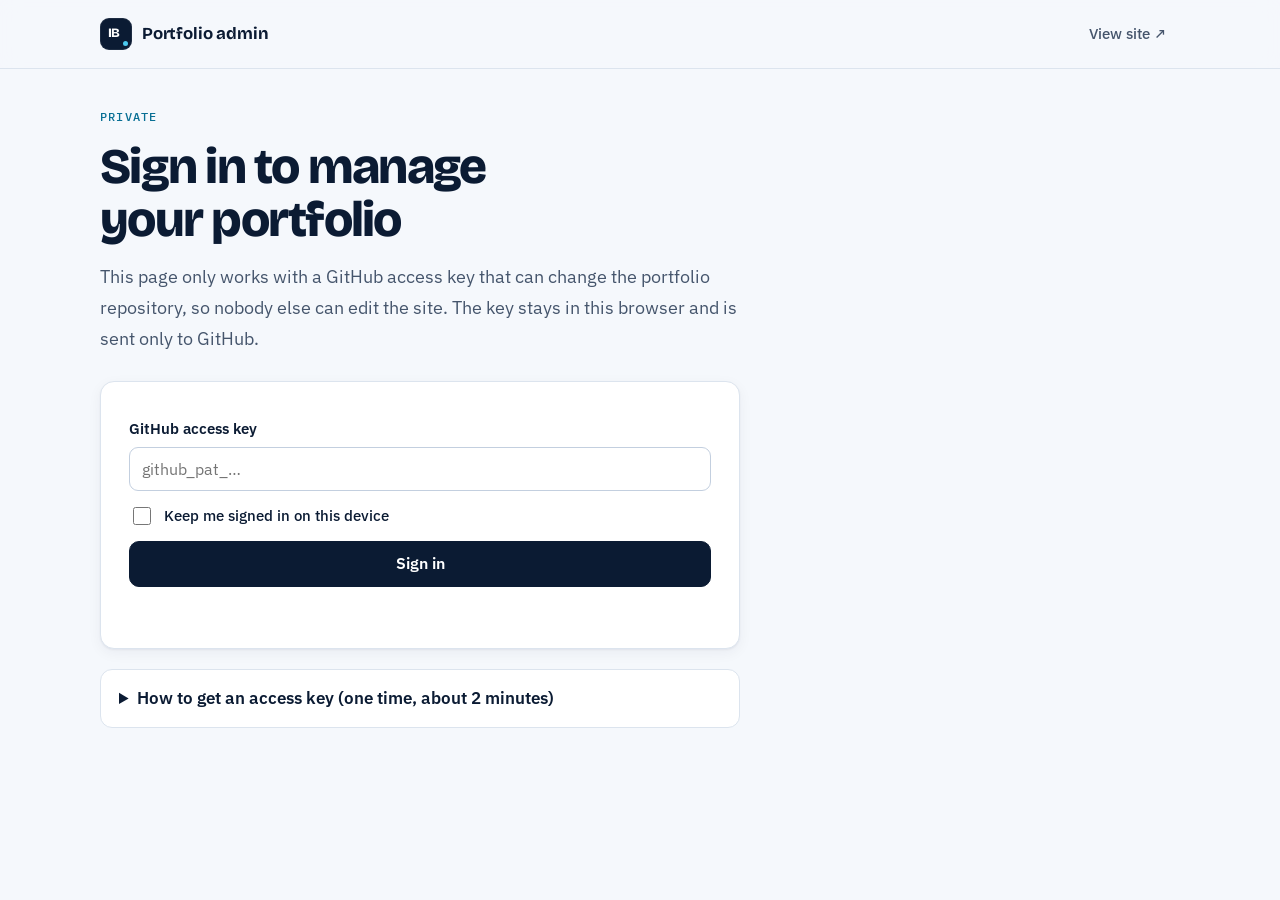
<file: admin.html>
<!DOCTYPE html>
<html lang="en">
<head>
<meta charset="utf-8">
<meta name="viewport" content="width=device-width, initial-scale=1, viewport-fit=cover">
<title>Admin · Ibtissam Bukhari</title>
<meta name="robots" content="noindex, nofollow">
<meta name="theme-color" content="#f5f8fc">
<link rel="icon" href="data:image/svg+xml,%3Csvg xmlns='http://www.w3.org/2000/svg' viewBox='0 0 32 32'%3E%3Crect width='32' height='32' rx='8' fill='%230b1b33'/%3E%3Ctext x='15' y='21' font-family='Arial' font-weight='800' font-size='13' fill='%23ffffff' text-anchor='middle'%3EIB%3C/text%3E%3Ccircle cx='26' cy='26' r='2.6' fill='%234cc9ee'/%3E%3C/svg%3E">
<link rel="preconnect" href="https://fonts.googleapis.com">
<link rel="preconnect" href="https://fonts.gstatic.com" crossorigin>
<link rel="stylesheet" href="https://fonts.googleapis.com/css2?family=Bricolage+Grotesque:opsz,wght@12..96,600;12..96,700;12..96,800&family=IBM+Plex+Mono:wght@400;500&family=IBM+Plex+Sans:wght@400;500;600&display=swap">
<link rel="stylesheet" href="assets/css/site.css?v=15">
<link rel="stylesheet" href="assets/css/admin.css?v=1">
</head>
<body class="admin" data-base="">
<a class="skip" href="#main">Skip to content</a>
<header class="site-header">
  <div class="header-in">
    <a class="brand" href="index.html"><span class="brand-mark" aria-hidden="true">IB</span>Portfolio admin</a>
    <nav class="nav" aria-label="Admin">
      <a href="index.html" target="_blank" rel="noopener">View site ↗</a>
      <button type="button" class="nav-btn" id="signout" hidden>Sign out</button>
    </nav>
  </div>
</header>

<main id="main" class="wrap adm">

  <!-- Sign in -->
  <section id="view-signin" class="adm-signin" aria-labelledby="signin-title">
    <p class="eyebrow">Private</p>
    <h1 id="signin-title" class="page-title">Sign in to manage your portfolio</h1>
    <p class="lede">This page only works with a GitHub access key that can change the portfolio repository, so nobody else can edit the site. The key stays in this browser and is sent only to GitHub.</p>
    <form id="signin-form" class="adm-card adm-form" autocomplete="off">
      <label for="token">GitHub access key</label>
      <input id="token" name="token" type="password" spellcheck="false" placeholder="github_pat_…" required>
      <label class="check"><input type="checkbox" id="remember"> Keep me signed in on this device</label>
      <button class="btn primary" type="submit">Sign in</button>
      <p class="form-msg" id="signin-msg" role="alert"></p>
    </form>
    <details class="adm-help">
      <summary>How to get an access key (one time, about 2 minutes)</summary>
      <ol>
        <li>Sign in to GitHub as <b>IbtissamBukhari</b> and open <a href="https://github.com/settings/personal-access-tokens/new" target="_blank" rel="noopener">New fine-grained token</a>.</li>
        <li>Name it "Portfolio admin" and pick an expiry (for example 1 year).</li>
        <li>Under <b>Repository access</b>, choose <b>Only select repositories</b> and select <b>IbtissamBukhari.github.io</b>.</li>
        <li>Under <b>Permissions → Repository permissions</b>, set <b>Contents</b> to <b>Read and write</b>.</li>
        <li>Click <b>Generate token</b>, copy it and paste it above. GitHub shows it only once, so keep it somewhere safe, like a password manager.</li>
      </ol>
      <p class="muted">The key can only change files in the portfolio repository, nothing else on the account. You can delete it on GitHub at any time.</p>
    </details>
  </section>

  <!-- Dashboard -->
  <section id="view-dash" hidden aria-labelledby="dash-title">
    <div class="adm-head">
      <div>
        <p class="eyebrow" id="who">Signed in</p>
        <h1 id="dash-title" class="page-title">Dashboard</h1>
      </div>
      <button class="btn primary" type="button" id="add-project">+ Add project</button>
    </div>

    <div class="adm-stats" id="stats"></div>

    <div class="adm-tabs" role="tablist" aria-label="Sections">
      <button role="tab" type="button" id="tab-projects" aria-controls="panel-projects" aria-selected="true">Projects</button>
      <button role="tab" type="button" id="tab-repos" aria-controls="panel-repos" aria-selected="false" tabindex="-1">GitHub repositories</button>
    </div>

    <div role="tabpanel" id="panel-projects" aria-labelledby="tab-projects">
      <div class="adm-toolbar">
        <p class="muted">Order here is the order on the site. Featured projects (up to 3) appear on the home page.</p>
        <button class="btn small" type="button" id="check-demos">Check live demos</button>
      </div>
      <ol class="adm-list" id="project-list"></ol>
    </div>

    <div role="tabpanel" id="panel-repos" aria-labelledby="tab-repos" hidden>
      <div class="adm-toolbar"><p class="muted">Public repositories on github.com/IbtissamBukhari. Add any of them to the portfolio in one click.</p></div>
      <ul class="adm-repos" id="repo-list"><li class="muted">Loading…</li></ul>
    </div>
  </section>

  <!-- Editor -->
  <section id="view-edit" hidden aria-labelledby="edit-title">
    <p class="crumbs"><a href="#" id="back">Dashboard</a> / <span id="edit-crumb">New project</span></p>
    <h1 id="edit-title" class="page-title">New project</h1>
    <div class="adm-edit">
      <form id="edit-form" class="adm-form adm-card" novalidate>
        <fieldset>
          <legend>Basics</legend>
          <label for="f-title">Title <span class="req">required</span></label>
          <input id="f-title" required maxlength="80">
          <label for="f-summary">One-line summary <span class="req">required</span></label>
          <textarea id="f-summary" rows="3" required maxlength="220"></textarea>
          <div class="row2">
            <div><label for="f-category">Area</label><input id="f-category" list="cat-list" placeholder="Machine Learning"><datalist id="cat-list"></datalist></div>
            <div><label for="f-tag">Label on the image</label><input id="f-tag" placeholder="Live demo" maxlength="24"></div>
          </div>
          <label for="f-spec">Small line above the title</label>
          <input id="f-spec" placeholder="binary classification · dataset · size" maxlength="90">
        </fieldset>

        <fieldset>
          <legend>Key results <span class="hint">up to 3, shown as chips</span></legend>
          <div class="results" id="f-results"></div>
        </fieldset>

        <fieldset>
          <legend>Tools</legend>
          <label for="f-stack">Tools, separated by commas</label>
          <input id="f-stack" placeholder="Python, scikit-learn, FastAPI, Docker">
        </fieldset>

        <fieldset>
          <legend>Links</legend>
          <div class="row2">
            <div><label for="f-demo">Live demo URL</label><input id="f-demo" type="url" placeholder="https://…"></div>
            <div><label for="f-demoLabel">Demo button text</label><input id="f-demoLabel" placeholder="Live demo" maxlength="20"></div>
          </div>
          <label for="f-code">GitHub URL</label><input id="f-code" type="url" placeholder="https://github.com/IbtissamBukhari/…">
          <label for="f-linkedin">LinkedIn post URL</label><input id="f-linkedin" type="url" placeholder="https://www.linkedin.com/feed/update/…">
          <label for="f-caseStudy">Case study page</label><input id="f-caseStudy" placeholder="projects/my-project.html or https://…">
          <p class="hint">"View project" opens the case study if there is one, otherwise the live demo, otherwise GitHub.</p>
        </fieldset>

        <fieldset>
          <legend>Image</legend>
          <div class="img-row">
            <div class="img-prev" id="img-prev"></div>
            <div>
              <label for="f-image" class="btn small">Upload screenshot</label>
              <input id="f-image" type="file" accept="image/png,image/jpeg,image/webp" class="visually-file">
              <button type="button" class="btn small ghost" id="img-remove">Remove image</button>
              <p class="hint">A wide screenshot works best (16:9). It's resized to 1280px automatically.</p>
            </div>
          </div>
          <label for="f-imageAlt">Image description (for screen readers)</label>
          <input id="f-imageAlt" maxlength="160">
          <label for="f-schematic">No image? Steps to draw instead, separated by commas</label>
          <input id="f-schematic" placeholder="Data, Model, API, Dashboard">
        </fieldset>

        <fieldset>
          <legend>Visibility</legend>
          <label class="check"><input type="checkbox" id="f-featured"> Feature on the home page</label>
          <label class="check"><input type="checkbox" id="f-hidden"> Hide from the site (keep as draft)</label>
        </fieldset>

        <p class="form-msg" id="edit-msg" role="alert"></p>
        <div class="actions">
          <button class="btn primary" type="submit">Save project</button>
          <button class="btn" type="button" id="cancel-edit">Cancel</button>
        </div>
      </form>

      <aside class="adm-preview" aria-label="Live preview">
        <p class="eyebrow">Preview</p>
        <div id="preview"></div>
      </aside>
    </div>
  </section>
</main>

<div class="adm-publish" id="publish-bar" hidden>
  <div class="wrap">
    <span id="publish-text">Unpublished changes</span>
    <div class="actions">
      <button class="btn small" type="button" id="discard">Discard</button>
      <button class="btn small primary" type="button" id="publish">Publish to site</button>
    </div>
  </div>
</div>
<div class="adm-toast" id="toast" role="status" aria-live="polite" hidden></div>

<script src="assets/js/projects.js?v=5"></script>
<script src="assets/js/admin.js?v=1"></script>
</body>
</html>
</file>
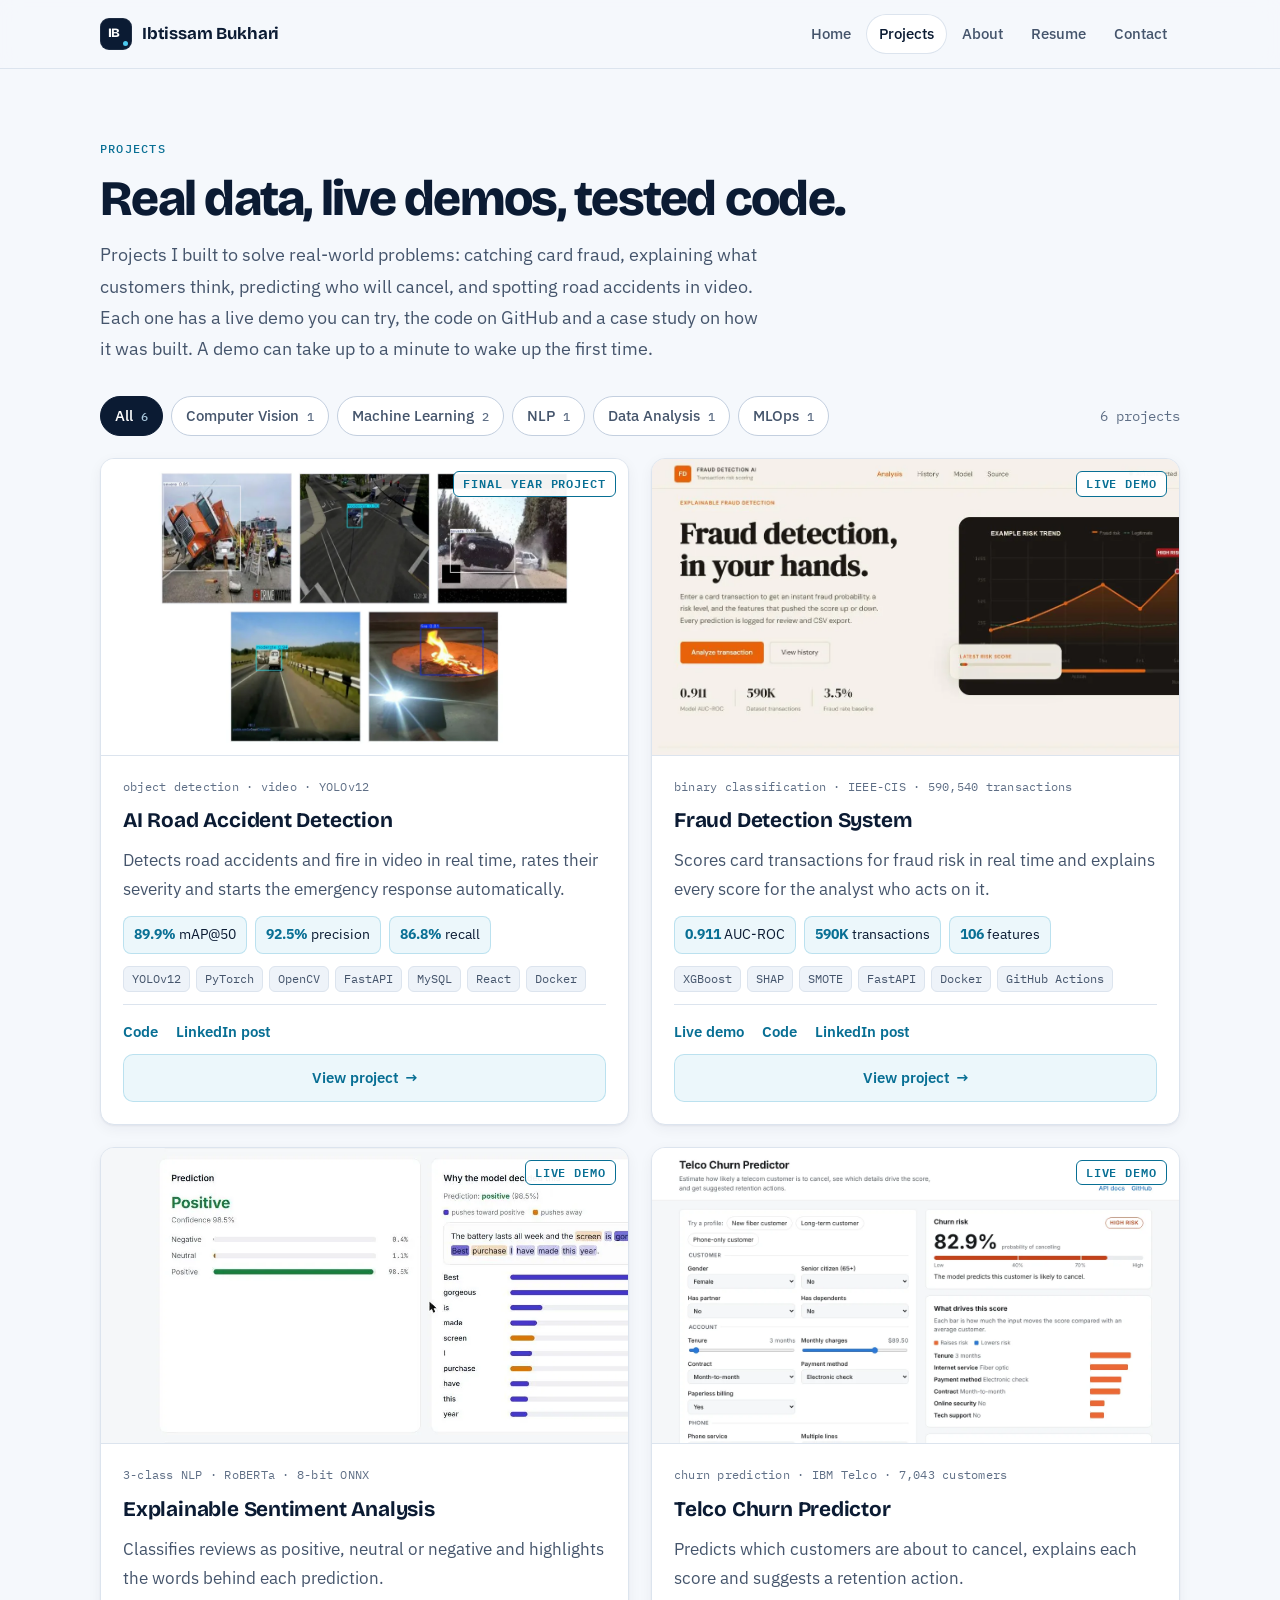
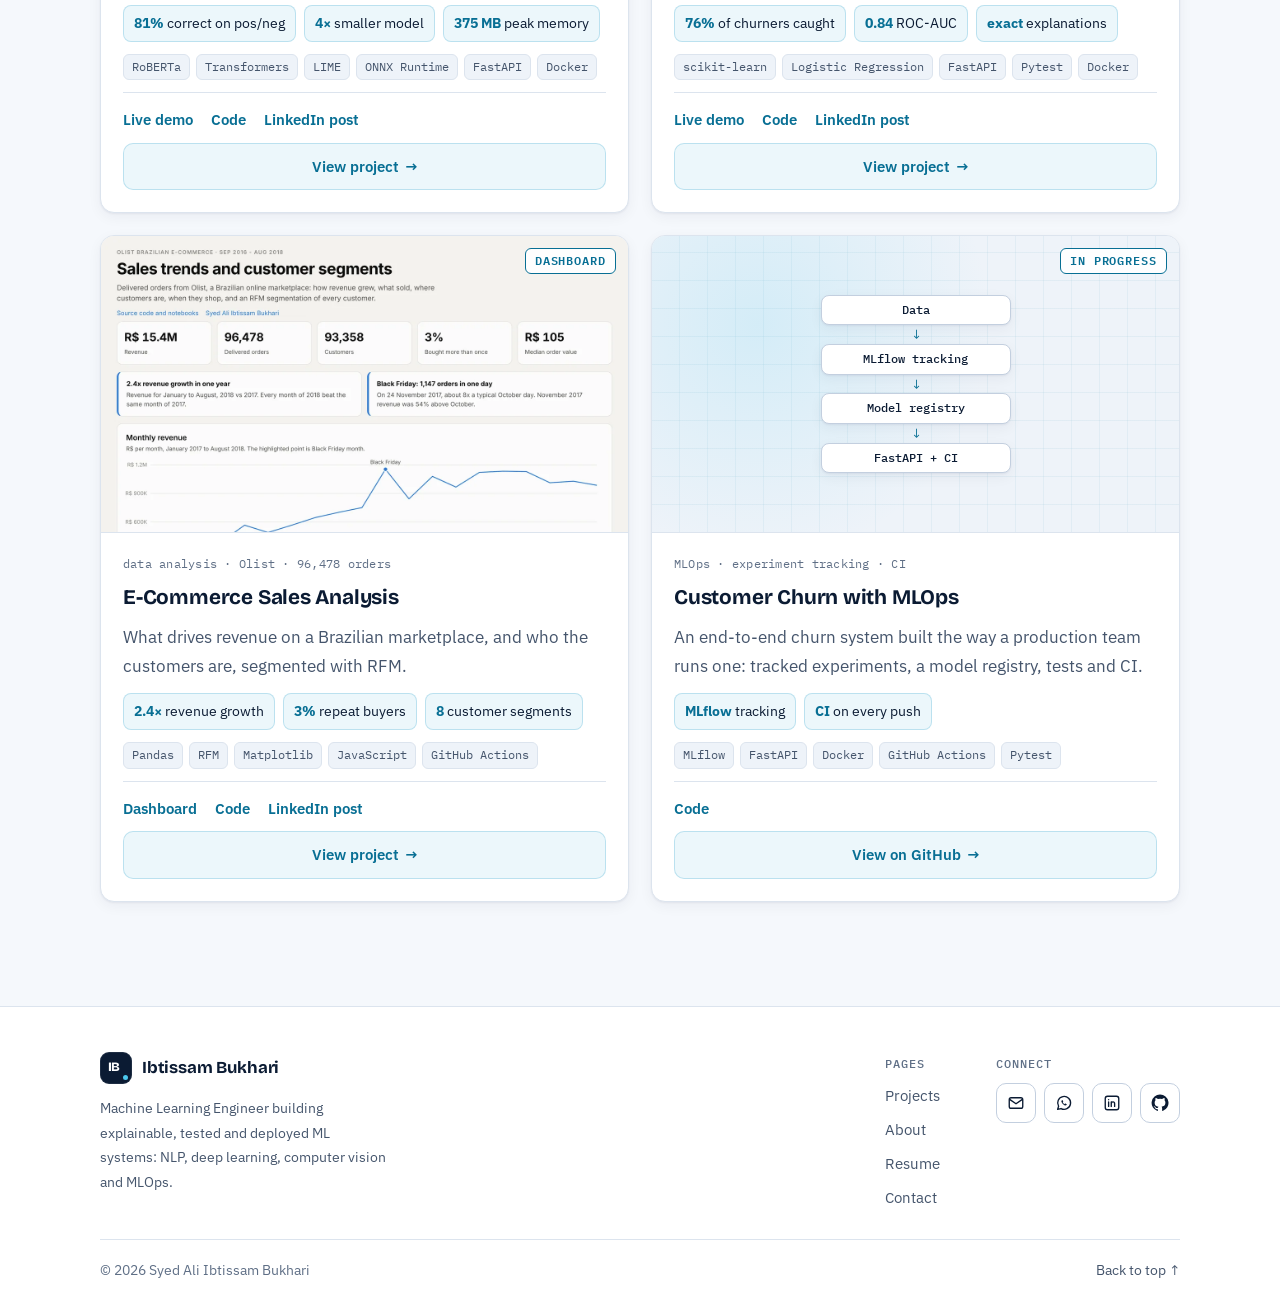
<file: projects.html>
<!DOCTYPE html>
<html lang="en">
<head>
<meta charset="utf-8">
<meta name="viewport" content="width=device-width, initial-scale=1, viewport-fit=cover">
<title>Projects · Ibtissam Bukhari</title>
<meta name="description" content="Machine learning projects by Syed Ali Ibtissam Bukhari: fraud detection, explainable sentiment analysis, churn prediction, e-commerce analysis and accident detection.">
<meta name="author" content="Syed Ali Ibtissam Bukhari">
<meta name="theme-color" content="#f5f8fc">
<link rel="canonical" href="https://ibtissambukhari.github.io/projects.html">
<meta property="og:type" content="website">
<meta property="og:title" content="Projects · Ibtissam Bukhari">
<meta property="og:description" content="Machine learning projects by Syed Ali Ibtissam Bukhari: fraud detection, explainable sentiment analysis, churn prediction, e-commerce analysis and accident detection.">
<meta property="og:url" content="https://ibtissambukhari.github.io/projects.html">
<meta property="og:image" content="https://ibtissambukhari.github.io/assets/img/og.jpg?v=4">
<meta name="twitter:card" content="summary_large_image">
<link rel="icon" href="data:image/svg+xml,%3Csvg xmlns='http://www.w3.org/2000/svg' viewBox='0 0 32 32'%3E%3Crect width='32' height='32' rx='8' fill='%230b1b33'/%3E%3Ctext x='15' y='21' font-family='Arial' font-weight='800' font-size='13' fill='%23ffffff' text-anchor='middle'%3EIB%3C/text%3E%3Ccircle cx='26' cy='26' r='2.6' fill='%234cc9ee'/%3E%3C/svg%3E">
<link rel="preconnect" href="https://fonts.googleapis.com">
<link rel="preconnect" href="https://fonts.gstatic.com" crossorigin>
<link rel="stylesheet" href="https://fonts.googleapis.com/css2?family=Bricolage+Grotesque:opsz,wght@12..96,600;12..96,700;12..96,800&family=IBM+Plex+Mono:wght@400;500&family=IBM+Plex+Sans:wght@400;500;600&display=swap">
<link rel="stylesheet" href="assets/css/site.css?v=15">
</head>
<body data-base="">
<a class="skip" href="#main">Skip to content</a>
<header class="site-header">
  <div class="header-in">
    <a class="brand" href="index.html"><span class="brand-mark" aria-hidden="true">IB</span>Ibtissam Bukhari</a>
    <button class="menu-btn" type="button" aria-expanded="false" aria-controls="main-nav" aria-label="Open menu"><span></span><span></span><span></span></button>
    <nav class="nav" id="main-nav" aria-label="Main"><a href="index.html">Home</a><a href="projects.html" aria-current="page">Projects</a><a href="about.html">About</a><a href="resume.html">Resume</a><a href="index.html#contact">Contact</a></nav>
  </div>
</header>
<main id="main">
<section class="section" aria-labelledby="t">
  <div class="wrap">
    <p class="eyebrow">Projects</p>
    <h1 id="t" class="page-title">Real data, live demos, tested code.</h1>
    <p class="lede">Projects I built to solve real-world problems: catching card fraud, explaining what customers think, predicting who will cancel, and spotting road accidents in video. Each one has a live demo you can try, the code on GitHub and a case study on how it was built. A demo can take up to a minute to wake up the first time.</p>
    <h2 class="sr-only">All projects</h2>
    <div class="filter-bar"><div class="filters" id="filters" role="toolbar" aria-label="Filter projects by area" hidden></div><p class="count" id="project-count" aria-live="polite">6 projects</p></div>
    <div class="grid-2" data-projects="all">
<article class="pcard reveal" data-category="Computer Vision"><div class="shot"><picture><source srcset="assets/img/accident.webp" type="image/webp"><img src="assets/img/accident.jpg" alt="YOLOv12 predictions on unseen road-scene images, with severity class and confidence for each detected accident" width="1280" height="720" loading="lazy" decoding="async"></picture><span class="tag">Final year project</span></div><div class="pbody"><div class="spec">object detection · video · YOLOv12</div><h3>AI Road Accident Detection</h3><p>Detects road accidents and fire in video in real time, rates their severity and starts the emergency response automatically.</p><ul class="chips" aria-label="Key results"><li><b>89.9%</b> mAP@50</li><li><b>92.5%</b> precision</li><li><b>86.8%</b> recall</li></ul><ul class="badges" aria-label="Tools"><li>YOLOv12</li><li>PyTorch</li><li>OpenCV</li><li>FastAPI</li><li>MySQL</li><li>React</li><li>Docker</li></ul><div class="plinks"><a href="https://github.com/IbtissamBukhari/Accident_detection_system_Yolov12" target="_blank" rel="noopener">Code</a><a href="https://www.linkedin.com/feed/update/urn:li:activity:7520538278907768833/" target="_blank" rel="noopener">LinkedIn post</a><a class="case" href="projects/accident-detection.html">View project <span class="arrow" aria-hidden="true">→</span></a></div></div></article>
<article class="pcard reveal" data-category="Machine Learning"><div class="shot"><picture><source srcset="assets/img/fraud.webp" type="image/webp"><img src="assets/img/fraud.jpg" alt="Fraud detection dashboard with the model&#x27;s AUC-ROC, dataset size and fraud rate" width="1280" height="720" loading="lazy" decoding="async"></picture><span class="tag">Live demo</span></div><div class="pbody"><div class="spec">binary classification · IEEE-CIS · 590,540 transactions</div><h3>Fraud Detection System</h3><p>Scores card transactions for fraud risk in real time and explains every score for the analyst who acts on it.</p><ul class="chips" aria-label="Key results"><li><b>0.911</b> AUC-ROC</li><li><b>590K</b> transactions</li><li><b>106</b> features</li></ul><ul class="badges" aria-label="Tools"><li>XGBoost</li><li>SHAP</li><li>SMOTE</li><li>FastAPI</li><li>Docker</li><li>GitHub Actions</li></ul><div class="plinks"><a href="https://fraud-detection-system-wplk.onrender.com" target="_blank" rel="noopener">Live demo</a><a href="https://github.com/IbtissamBukhari/fraud-detection-system" target="_blank" rel="noopener">Code</a><a href="https://www.linkedin.com/feed/update/urn:li:activity:7518983911654424576/" target="_blank" rel="noopener">LinkedIn post</a><a class="case" href="projects/fraud-detection.html">View project <span class="arrow" aria-hidden="true">→</span></a></div></div></article>
<article class="pcard reveal" data-category="NLP"><div class="shot"><picture><source srcset="assets/img/sentiment.webp" type="image/webp"><img src="assets/img/sentiment.jpg" alt="Sentiment app showing a positive prediction at 98.5% and the words that drove it" width="1280" height="720" loading="lazy" decoding="async"></picture><span class="tag">Live demo</span></div><div class="pbody"><div class="spec">3-class NLP · RoBERTa · 8-bit ONNX</div><h3>Explainable Sentiment Analysis</h3><p>Classifies reviews as positive, neutral or negative and highlights the words behind each prediction.</p><ul class="chips" aria-label="Key results"><li><b>81%</b> correct on pos/neg</li><li><b>4×</b> smaller model</li><li><b>375 MB</b> peak memory</li></ul><ul class="badges" aria-label="Tools"><li>RoBERTa</li><li>Transformers</li><li>LIME</li><li>ONNX Runtime</li><li>FastAPI</li><li>Docker</li></ul><div class="plinks"><a href="https://sentiment-analyzer-rm0p.onrender.com" target="_blank" rel="noopener">Live demo</a><a href="https://github.com/IbtissamBukhari/sentiment-analyzer" target="_blank" rel="noopener">Code</a><a href="https://www.linkedin.com/feed/update/urn:li:activity:7519340059549024256/" target="_blank" rel="noopener">LinkedIn post</a><a class="case" href="projects/sentiment-analysis.html">View project <span class="arrow" aria-hidden="true">→</span></a></div></div></article>
<article class="pcard reveal" data-category="Machine Learning"><div class="shot"><picture><source srcset="assets/img/telco.webp" type="image/webp"><img src="assets/img/telco.jpg" alt="Churn predictor showing an 82.9% high-risk score, the factors behind it and suggested actions" width="1280" height="720" loading="lazy" decoding="async"></picture><span class="tag">Live demo</span></div><div class="pbody"><div class="spec">churn prediction · IBM Telco · 7,043 customers</div><h3>Telco Churn Predictor</h3><p>Predicts which customers are about to cancel, explains each score and suggests a retention action.</p><ul class="chips" aria-label="Key results"><li><b>76%</b> of churners caught</li><li><b>0.84</b> ROC-AUC</li><li><b>exact</b> explanations</li></ul><ul class="badges" aria-label="Tools"><li>scikit-learn</li><li>Logistic Regression</li><li>FastAPI</li><li>Pytest</li><li>Docker</li></ul><div class="plinks"><a href="https://telco-churn-predictor-62b1.onrender.com" target="_blank" rel="noopener">Live demo</a><a href="https://github.com/IbtissamBukhari/telco-churn-predictor" target="_blank" rel="noopener">Code</a><a href="https://www.linkedin.com/feed/update/urn:li:activity:7518724342030217216/" target="_blank" rel="noopener">LinkedIn post</a><a class="case" href="projects/telco-churn.html">View project <span class="arrow" aria-hidden="true">→</span></a></div></div></article>
<article class="pcard reveal" data-category="Data Analysis"><div class="shot"><picture><source srcset="assets/img/ecommerce.webp" type="image/webp"><img src="assets/img/ecommerce.jpg" alt="E-commerce dashboard with revenue, orders, customers and the monthly revenue trend" width="1280" height="720" loading="lazy" decoding="async"></picture><span class="tag">Dashboard</span></div><div class="pbody"><div class="spec">data analysis · Olist · 96,478 orders</div><h3>E-Commerce Sales Analysis</h3><p>What drives revenue on a Brazilian marketplace, and who the customers are, segmented with RFM.</p><ul class="chips" aria-label="Key results"><li><b>2.4×</b> revenue growth</li><li><b>3%</b> repeat buyers</li><li><b>8</b> customer segments</li></ul><ul class="badges" aria-label="Tools"><li>Pandas</li><li>RFM</li><li>Matplotlib</li><li>JavaScript</li><li>GitHub Actions</li></ul><div class="plinks"><a href="https://ecommerce-dashboard-a9ez.onrender.com" target="_blank" rel="noopener">Dashboard</a><a href="https://github.com/IbtissamBukhari/ecommerce-sales-analysis" target="_blank" rel="noopener">Code</a><a href="https://www.linkedin.com/feed/update/urn:li:activity:7518419239867871232/" target="_blank" rel="noopener">LinkedIn post</a><a class="case" href="projects/ecommerce-analysis.html">View project <span class="arrow" aria-hidden="true">→</span></a></div></div></article>
<article class="pcard reveal" data-category="MLOps"><div class="shot"><div class="schematic" role="img" aria-label="System overview: Data, MLflow tracking, Model registry, FastAPI + CI"><span>Data</span><i aria-hidden="true">→</i><span>MLflow tracking</span><i aria-hidden="true">→</i><span>Model registry</span><i aria-hidden="true">→</i><span>FastAPI + CI</span></div><span class="tag">In progress</span></div><div class="pbody"><div class="spec">MLOps · experiment tracking · CI</div><h3>Customer Churn with MLOps</h3><p>An end-to-end churn system built the way a production team runs one: tracked experiments, a model registry, tests and CI.</p><ul class="chips" aria-label="Key results"><li><b>MLflow</b> tracking</li><li><b>CI</b> on every push</li></ul><ul class="badges" aria-label="Tools"><li>MLflow</li><li>FastAPI</li><li>Docker</li><li>GitHub Actions</li><li>Pytest</li></ul><div class="plinks"><a href="https://github.com/IbtissamBukhari/customer-churn-mlops" target="_blank" rel="noopener">Code</a><a class="case" href="https://github.com/IbtissamBukhari/customer-churn-mlops" target="_blank" rel="noopener">View on GitHub <span class="arrow" aria-hidden="true">→</span></a></div></div></article>
    </div>
  </div>
</section>
</main>
<footer class="site-footer">
  <div class="footer-in">
    <div class="footer-brand">
      <a class="brand" href="index.html"><span class="brand-mark" aria-hidden="true">IB</span>Ibtissam Bukhari</a>
      <p>Machine Learning Engineer building explainable, tested and deployed ML systems: NLP, deep learning, computer vision and MLOps.</p>
    </div>
    <nav aria-labelledby="f-pages"><h2 id="f-pages">Pages</h2><ul class="footer-links"><li><a href="projects.html">Projects</a></li><li><a href="about.html">About</a></li><li><a href="resume.html">Resume</a></li><li><a href="index.html#contact">Contact</a></li></ul></nav>
    <div><h2>Connect</h2><ul class="socials">
      <li><a href="mailto:aliibtissam14@gmail.com" aria-label="Email"><svg viewBox="0 0 24 24" fill="none" stroke="currentColor" stroke-width="1.8" stroke-linecap="round" stroke-linejoin="round" aria-hidden="true"><rect x="3" y="5" width="18" height="14" rx="2.5"/><path d="m4 7.5 8 5.5 8-5.5"/></svg></a></li>
      <li><a href="https://wa.me/923485190450?text=Hi%20Ali%2C%20I%20saw%20your%20portfolio.%20Would%20you%20be%20available%20for%20a%20quick%20chat%3F" target="_blank" rel="noopener" aria-label="WhatsApp"><svg viewBox="0 0 24 24" fill="none" stroke="currentColor" stroke-width="1.8" stroke-linecap="round" stroke-linejoin="round" aria-hidden="true"><path d="M3.5 20.5l1.3-4.2A8.6 8.6 0 1 1 8 19.4z"/><path d="M9 8.6c.2-.5.7-.6 1-.4l.9 1.6c.1.3 0 .6-.2.8l-.5.5c.5 1 1.3 1.9 2.4 2.4l.5-.5c.2-.2.5-.3.8-.2l1.6.9c.3.2.3.7-.1 1-.6.6-1.5.8-2.3.5a8 8 0 0 1-4.5-4.4c-.3-.8-.1-1.6.4-2.2z" fill="currentColor" stroke="none"/></svg></a></li>
      <li><a href="https://www.linkedin.com/in/ibtissambukhari" target="_blank" rel="noopener" aria-label="LinkedIn"><svg viewBox="0 0 24 24" fill="none" stroke="currentColor" stroke-width="1.8" stroke-linecap="round" stroke-linejoin="round" aria-hidden="true"><rect x="3" y="3" width="18" height="18" rx="3"/><path d="M7.5 10.5V16.5M7.5 7.5v.01M11 16.5v-6M11 13.2c0-1.6 1-2.7 2.4-2.7s2.1 1 2.1 2.6v3.4"/></svg></a></li>
      <li><a href="https://github.com/IbtissamBukhari" target="_blank" rel="noopener" aria-label="GitHub"><svg viewBox="0 0 24 24" fill="currentColor" aria-hidden="true"><path d="M12 .8a11.2 11.2 0 0 0-3.54 21.83c.56.1.77-.24.77-.54v-1.9c-3.12.68-3.78-1.5-3.78-1.5-.51-1.3-1.25-1.64-1.25-1.64-1.02-.7.08-.68.08-.68 1.13.08 1.72 1.16 1.72 1.16 1 1.72 2.63 1.22 3.27.93.1-.73.39-1.22.71-1.5-2.49-.28-5.11-1.25-5.11-5.55 0-1.22.44-2.22 1.16-3.01-.12-.29-.5-1.43.11-2.98 0 0 .94-.3 3.09 1.15a10.7 10.7 0 0 1 5.62 0c2.14-1.45 3.08-1.15 3.08-1.15.62 1.55.23 2.69.11 2.98.72.79 1.16 1.79 1.16 3.01 0 4.31-2.63 5.26-5.13 5.54.4.35.76 1.03.76 2.08v3.08c0 .3.2.65.78.54A11.2 11.2 0 0 0 12 .8z"/></svg></a></li>
    </ul></div>
  </div>
  <div class="footer-bottom"><span>© 2026 Syed Ali Ibtissam Bukhari</span><a href="#main">Back to top ↑</a></div>
</footer>
<script src="assets/js/projects.js?v=5" defer></script>
<script src="assets/js/site.js?v=15" defer></script>
</body>
</html>
</file>
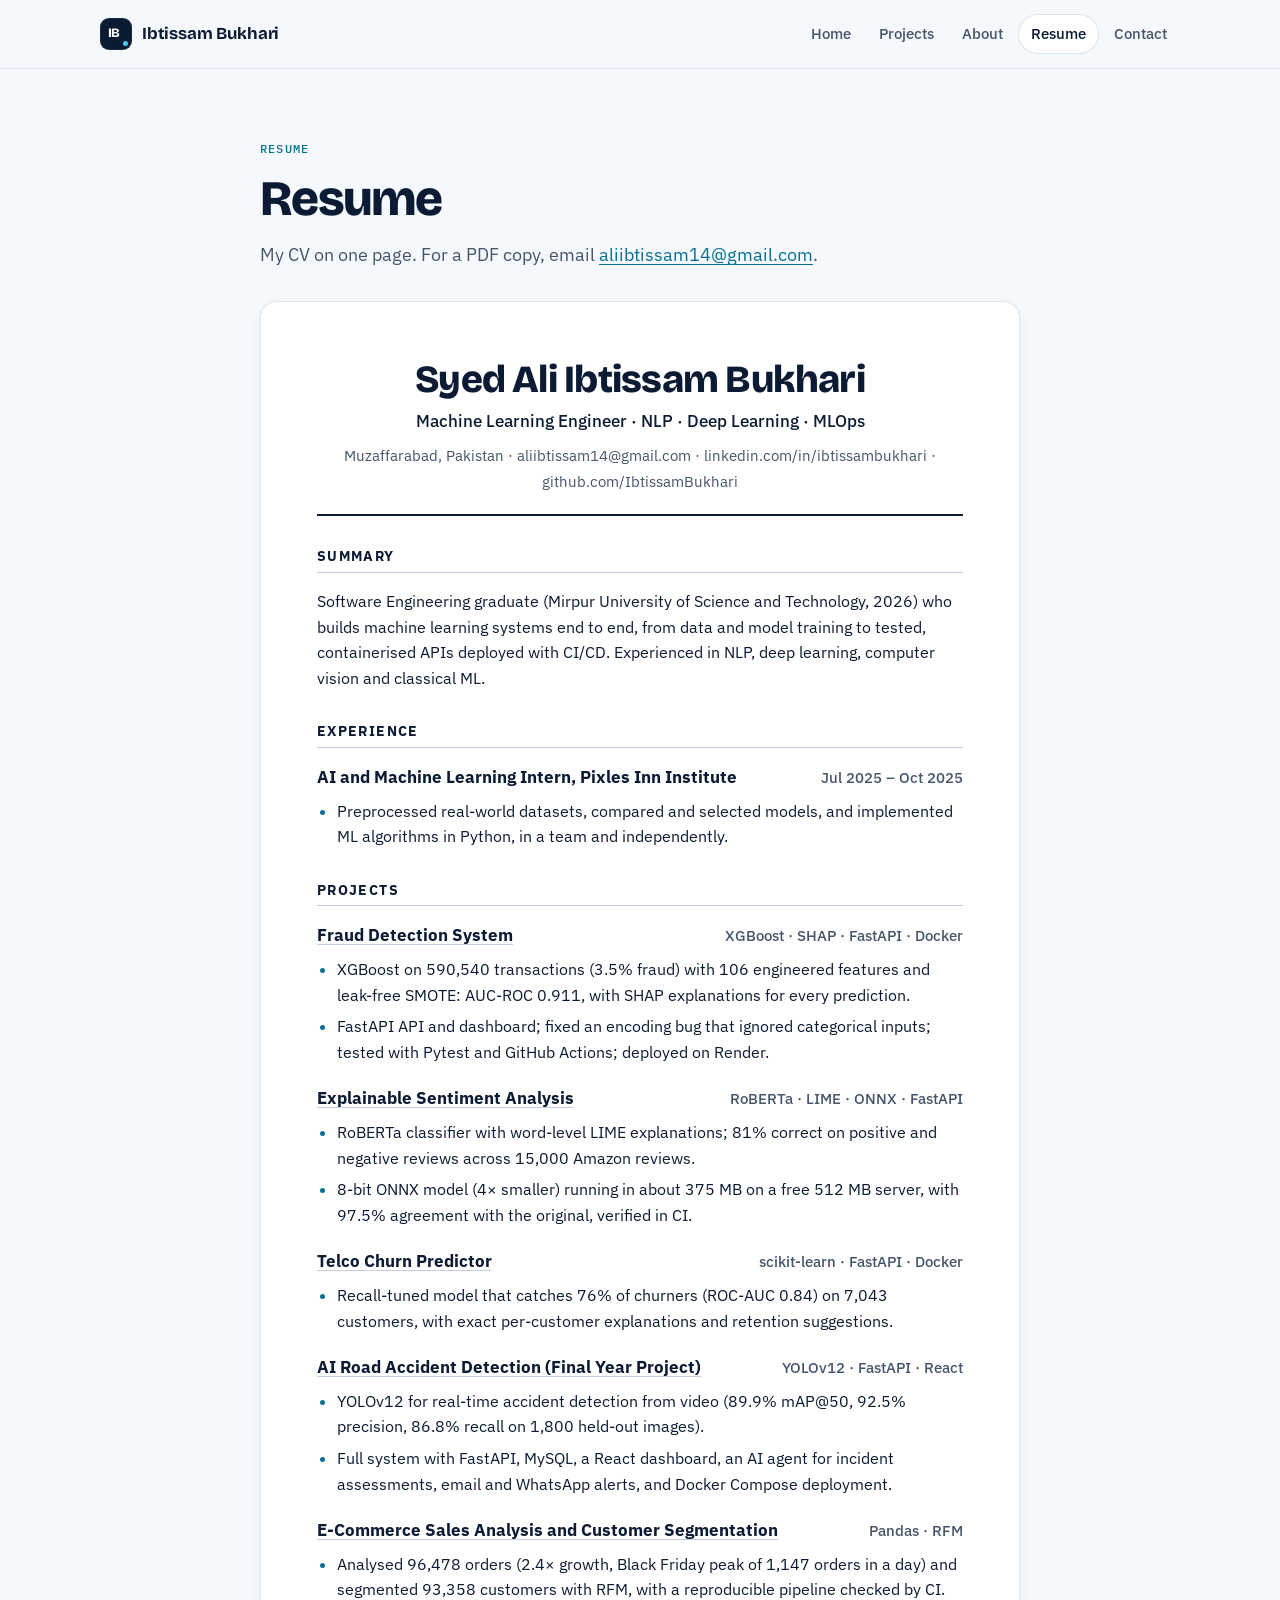
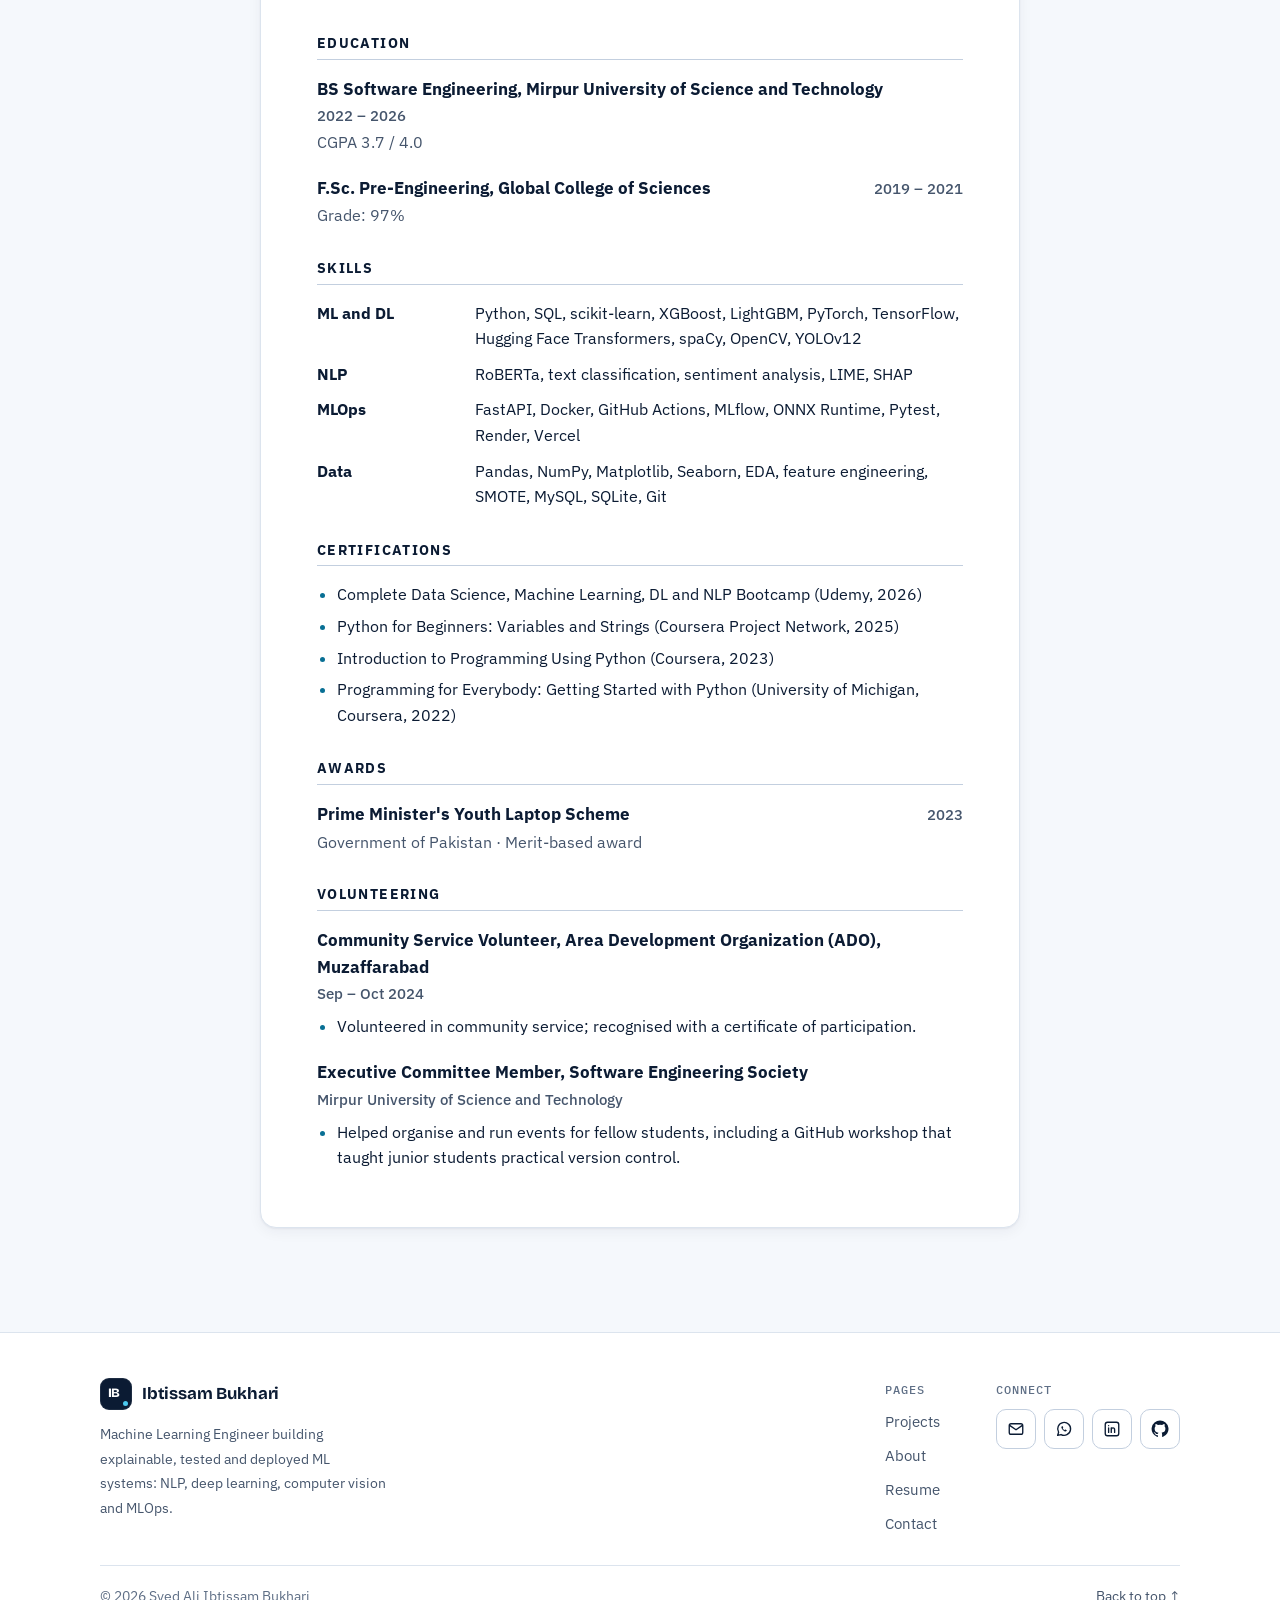
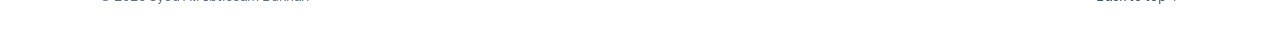
<file: resume.html>
<!DOCTYPE html>
<html lang="en">
<head>
<meta charset="utf-8">
<meta name="viewport" content="width=device-width, initial-scale=1, viewport-fit=cover">
<title>Resume · Ibtissam Bukhari</title>
<meta name="description" content="Resume of Syed Ali Ibtissam Bukhari, Machine Learning Engineer: experience, projects, education and skills.">
<meta name="author" content="Syed Ali Ibtissam Bukhari">
<meta name="theme-color" content="#f5f8fc">
<link rel="canonical" href="https://ibtissambukhari.github.io/resume.html">
<meta property="og:type" content="website">
<meta property="og:title" content="Resume · Ibtissam Bukhari">
<meta property="og:description" content="Resume of Syed Ali Ibtissam Bukhari, Machine Learning Engineer: experience, projects, education and skills.">
<meta property="og:url" content="https://ibtissambukhari.github.io/resume.html">
<meta property="og:image" content="https://ibtissambukhari.github.io/assets/img/og.jpg?v=4">
<meta name="twitter:card" content="summary_large_image">
<link rel="icon" href="data:image/svg+xml,%3Csvg xmlns='http://www.w3.org/2000/svg' viewBox='0 0 32 32'%3E%3Crect width='32' height='32' rx='8' fill='%230b1b33'/%3E%3Ctext x='15' y='21' font-family='Arial' font-weight='800' font-size='13' fill='%23ffffff' text-anchor='middle'%3EIB%3C/text%3E%3Ccircle cx='26' cy='26' r='2.6' fill='%234cc9ee'/%3E%3C/svg%3E">
<link rel="preconnect" href="https://fonts.googleapis.com">
<link rel="preconnect" href="https://fonts.gstatic.com" crossorigin>
<link rel="stylesheet" href="https://fonts.googleapis.com/css2?family=Bricolage+Grotesque:opsz,wght@12..96,600;12..96,700;12..96,800&family=IBM+Plex+Mono:wght@400;500&family=IBM+Plex+Sans:wght@400;500;600&display=swap">
<link rel="stylesheet" href="assets/css/site.css?v=15">
</head>
<body data-base="">
<a class="skip" href="#main">Skip to content</a>
<header class="site-header">
  <div class="header-in">
    <a class="brand" href="index.html"><span class="brand-mark" aria-hidden="true">IB</span>Ibtissam Bukhari</a>
    <button class="menu-btn" type="button" aria-expanded="false" aria-controls="main-nav" aria-label="Open menu"><span></span><span></span><span></span></button>
    <nav class="nav" id="main-nav" aria-label="Main"><a href="index.html">Home</a><a href="projects.html">Projects</a><a href="about.html">About</a><a href="resume.html" aria-current="page">Resume</a><a href="index.html#contact">Contact</a></nav>
  </div>
</header>
<main id="main">
<section class="section" aria-labelledby="t">
  <div class="wrap narrow">
    <p class="eyebrow">Resume</p>
    <h1 id="t" class="page-title">Resume</h1>
    <p class="lede" style="margin-bottom:30px">My CV on one page. For a PDF copy, email <a href="mailto:aliibtissam14@gmail.com">aliibtissam14@gmail.com</a>.</p>
    <article class="resume">
      <header>
        <p class="r-name">Syed Ali Ibtissam Bukhari</p>
        <p class="r-role">Machine Learning Engineer · NLP · Deep Learning · MLOps</p>
        <p class="r-contact">Muzaffarabad, Pakistan · aliibtissam14@gmail.com · linkedin.com/in/ibtissambukhari · github.com/IbtissamBukhari</p>
      </header>
      <h2>Summary</h2>
      <p>Software Engineering graduate (Mirpur University of Science and Technology, 2026) who builds machine learning systems end to end, from data and model training to tested, containerised APIs deployed with CI/CD. Experienced in NLP, deep learning, computer vision and classical ML.</p>
      <h2>Experience</h2>
      <div class="r-item"><div class="r-row"><b>AI and Machine Learning Intern, Pixles Inn Institute</b><span>Jul 2025 – Oct 2025</span></div>
        <ul><li>Preprocessed real-world datasets, compared and selected models, and implemented ML algorithms in Python, in a team and independently.</li></ul></div>
      <h2>Projects</h2>
      <div class="r-item"><div class="r-row"><b><a href="projects/fraud-detection.html">Fraud Detection System</a></b><span>XGBoost · SHAP · FastAPI · Docker</span></div>
        <ul><li>XGBoost on 590,540 transactions (3.5% fraud) with 106 engineered features and leak-free SMOTE: AUC-ROC 0.911, with SHAP explanations for every prediction.</li><li>FastAPI API and dashboard; fixed an encoding bug that ignored categorical inputs; tested with Pytest and GitHub Actions; deployed on Render.</li></ul></div>
      <div class="r-item"><div class="r-row"><b><a href="projects/sentiment-analysis.html">Explainable Sentiment Analysis</a></b><span>RoBERTa · LIME · ONNX · FastAPI</span></div>
        <ul><li>RoBERTa classifier with word-level LIME explanations; 81% correct on positive and negative reviews across 15,000 Amazon reviews.</li><li>8-bit ONNX model (4× smaller) running in about 375 MB on a free 512 MB server, with 97.5% agreement with the original, verified in CI.</li></ul></div>
      <div class="r-item"><div class="r-row"><b><a href="projects/telco-churn.html">Telco Churn Predictor</a></b><span>scikit-learn · FastAPI · Docker</span></div>
        <ul><li>Recall-tuned model that catches 76% of churners (ROC-AUC 0.84) on 7,043 customers, with exact per-customer explanations and retention suggestions.</li></ul></div>
      <div class="r-item"><div class="r-row"><b><a href="projects/accident-detection.html">AI Road Accident Detection (Final Year Project)</a></b><span>YOLOv12 · FastAPI · React</span></div>
        <ul><li>YOLOv12 for real-time accident detection from video (89.9% mAP@50, 92.5% precision, 86.8% recall on 1,800 held-out images).</li><li>Full system with FastAPI, MySQL, a React dashboard, an AI agent for incident assessments, email and WhatsApp alerts, and Docker Compose deployment.</li></ul></div>
      <div class="r-item"><div class="r-row"><b><a href="projects/ecommerce-analysis.html">E-Commerce Sales Analysis and Customer Segmentation</a></b><span>Pandas · RFM</span></div>
        <ul><li>Analysed 96,478 orders (2.4× growth, Black Friday peak of 1,147 orders in a day) and segmented 93,358 customers with RFM, with a reproducible pipeline checked by CI.</li></ul></div>
      <h2>Education</h2>
      <div class="r-item"><div class="r-row"><b>BS Software Engineering, Mirpur University of Science and Technology</b><span>2022 – 2026</span></div><div class="sub">CGPA 3.7 / 4.0</div></div>
      <div class="r-item"><div class="r-row"><b>F.Sc. Pre-Engineering, Global College of Sciences</b><span>2019 – 2021</span></div><div class="sub">Grade: 97%</div></div>
      <h2>Skills</h2>
      <dl class="r-skills">
        <dt>ML and DL</dt><dd>Python, SQL, scikit-learn, XGBoost, LightGBM, PyTorch, TensorFlow, Hugging Face Transformers, spaCy, OpenCV, YOLOv12</dd>
        <dt>NLP</dt><dd>RoBERTa, text classification, sentiment analysis, LIME, SHAP</dd>
        <dt>MLOps</dt><dd>FastAPI, Docker, GitHub Actions, MLflow, ONNX Runtime, Pytest, Render, Vercel</dd>
        <dt>Data</dt><dd>Pandas, NumPy, Matplotlib, Seaborn, EDA, feature engineering, SMOTE, MySQL, SQLite, Git</dd>
      </dl>
      <h2>Certifications</h2>
      <div class="r-item"><ul>
        <li>Complete Data Science, Machine Learning, DL and NLP Bootcamp (Udemy, 2026)</li>
        <li>Python for Beginners: Variables and Strings (Coursera Project Network, 2025)</li>
        <li>Introduction to Programming Using Python (Coursera, 2023)</li>
        <li>Programming for Everybody: Getting Started with Python (University of Michigan, Coursera, 2022)</li>
      </ul></div>
      <h2>Awards</h2>
      <div class="r-item"><div class="r-row"><b>Prime Minister's Youth Laptop Scheme</b><span>2023</span></div><div class="sub">Government of Pakistan · Merit-based award</div></div>
      <h2>Volunteering</h2>
      <div class="r-item"><div class="r-row"><b>Community Service Volunteer, Area Development Organization (ADO), Muzaffarabad</b><span>Sep – Oct 2024</span></div>
        <ul><li>Volunteered in community service; recognised with a certificate of participation.</li></ul></div>
      <div class="r-item"><div class="r-row"><b>Executive Committee Member, Software Engineering Society</b><span>Mirpur University of Science and Technology</span></div>
        <ul><li>Helped organise and run events for fellow students, including a GitHub workshop that taught junior students practical version control.</li></ul></div>
    </article>
  </div>
</section>
</main>
<footer class="site-footer">
  <div class="footer-in">
    <div class="footer-brand">
      <a class="brand" href="index.html"><span class="brand-mark" aria-hidden="true">IB</span>Ibtissam Bukhari</a>
      <p>Machine Learning Engineer building explainable, tested and deployed ML systems: NLP, deep learning, computer vision and MLOps.</p>
    </div>
    <nav aria-labelledby="f-pages"><h2 id="f-pages">Pages</h2><ul class="footer-links"><li><a href="projects.html">Projects</a></li><li><a href="about.html">About</a></li><li><a href="resume.html">Resume</a></li><li><a href="index.html#contact">Contact</a></li></ul></nav>
    <div><h2>Connect</h2><ul class="socials">
      <li><a href="mailto:aliibtissam14@gmail.com" aria-label="Email"><svg viewBox="0 0 24 24" fill="none" stroke="currentColor" stroke-width="1.8" stroke-linecap="round" stroke-linejoin="round" aria-hidden="true"><rect x="3" y="5" width="18" height="14" rx="2.5"/><path d="m4 7.5 8 5.5 8-5.5"/></svg></a></li>
      <li><a href="https://wa.me/923485190450?text=Hi%20Ali%2C%20I%20saw%20your%20portfolio.%20Would%20you%20be%20available%20for%20a%20quick%20chat%3F" target="_blank" rel="noopener" aria-label="WhatsApp"><svg viewBox="0 0 24 24" fill="none" stroke="currentColor" stroke-width="1.8" stroke-linecap="round" stroke-linejoin="round" aria-hidden="true"><path d="M3.5 20.5l1.3-4.2A8.6 8.6 0 1 1 8 19.4z"/><path d="M9 8.6c.2-.5.7-.6 1-.4l.9 1.6c.1.3 0 .6-.2.8l-.5.5c.5 1 1.3 1.9 2.4 2.4l.5-.5c.2-.2.5-.3.8-.2l1.6.9c.3.2.3.7-.1 1-.6.6-1.5.8-2.3.5a8 8 0 0 1-4.5-4.4c-.3-.8-.1-1.6.4-2.2z" fill="currentColor" stroke="none"/></svg></a></li>
      <li><a href="https://www.linkedin.com/in/ibtissambukhari" target="_blank" rel="noopener" aria-label="LinkedIn"><svg viewBox="0 0 24 24" fill="none" stroke="currentColor" stroke-width="1.8" stroke-linecap="round" stroke-linejoin="round" aria-hidden="true"><rect x="3" y="3" width="18" height="18" rx="3"/><path d="M7.5 10.5V16.5M7.5 7.5v.01M11 16.5v-6M11 13.2c0-1.6 1-2.7 2.4-2.7s2.1 1 2.1 2.6v3.4"/></svg></a></li>
      <li><a href="https://github.com/IbtissamBukhari" target="_blank" rel="noopener" aria-label="GitHub"><svg viewBox="0 0 24 24" fill="currentColor" aria-hidden="true"><path d="M12 .8a11.2 11.2 0 0 0-3.54 21.83c.56.1.77-.24.77-.54v-1.9c-3.12.68-3.78-1.5-3.78-1.5-.51-1.3-1.25-1.64-1.25-1.64-1.02-.7.08-.68.08-.68 1.13.08 1.72 1.16 1.72 1.16 1 1.72 2.63 1.22 3.27.93.1-.73.39-1.22.71-1.5-2.49-.28-5.11-1.25-5.11-5.55 0-1.22.44-2.22 1.16-3.01-.12-.29-.5-1.43.11-2.98 0 0 .94-.3 3.09 1.15a10.7 10.7 0 0 1 5.62 0c2.14-1.45 3.08-1.15 3.08-1.15.62 1.55.23 2.69.11 2.98.72.79 1.16 1.79 1.16 3.01 0 4.31-2.63 5.26-5.13 5.54.4.35.76 1.03.76 2.08v3.08c0 .3.2.65.78.54A11.2 11.2 0 0 0 12 .8z"/></svg></a></li>
    </ul></div>
  </div>
  <div class="footer-bottom"><span>© 2026 Syed Ali Ibtissam Bukhari</span><a href="#main">Back to top ↑</a></div>
</footer>
<script src="assets/js/projects.js?v=5" defer></script>
<script src="assets/js/site.js?v=15" defer></script>
</body>
</html>
</file>
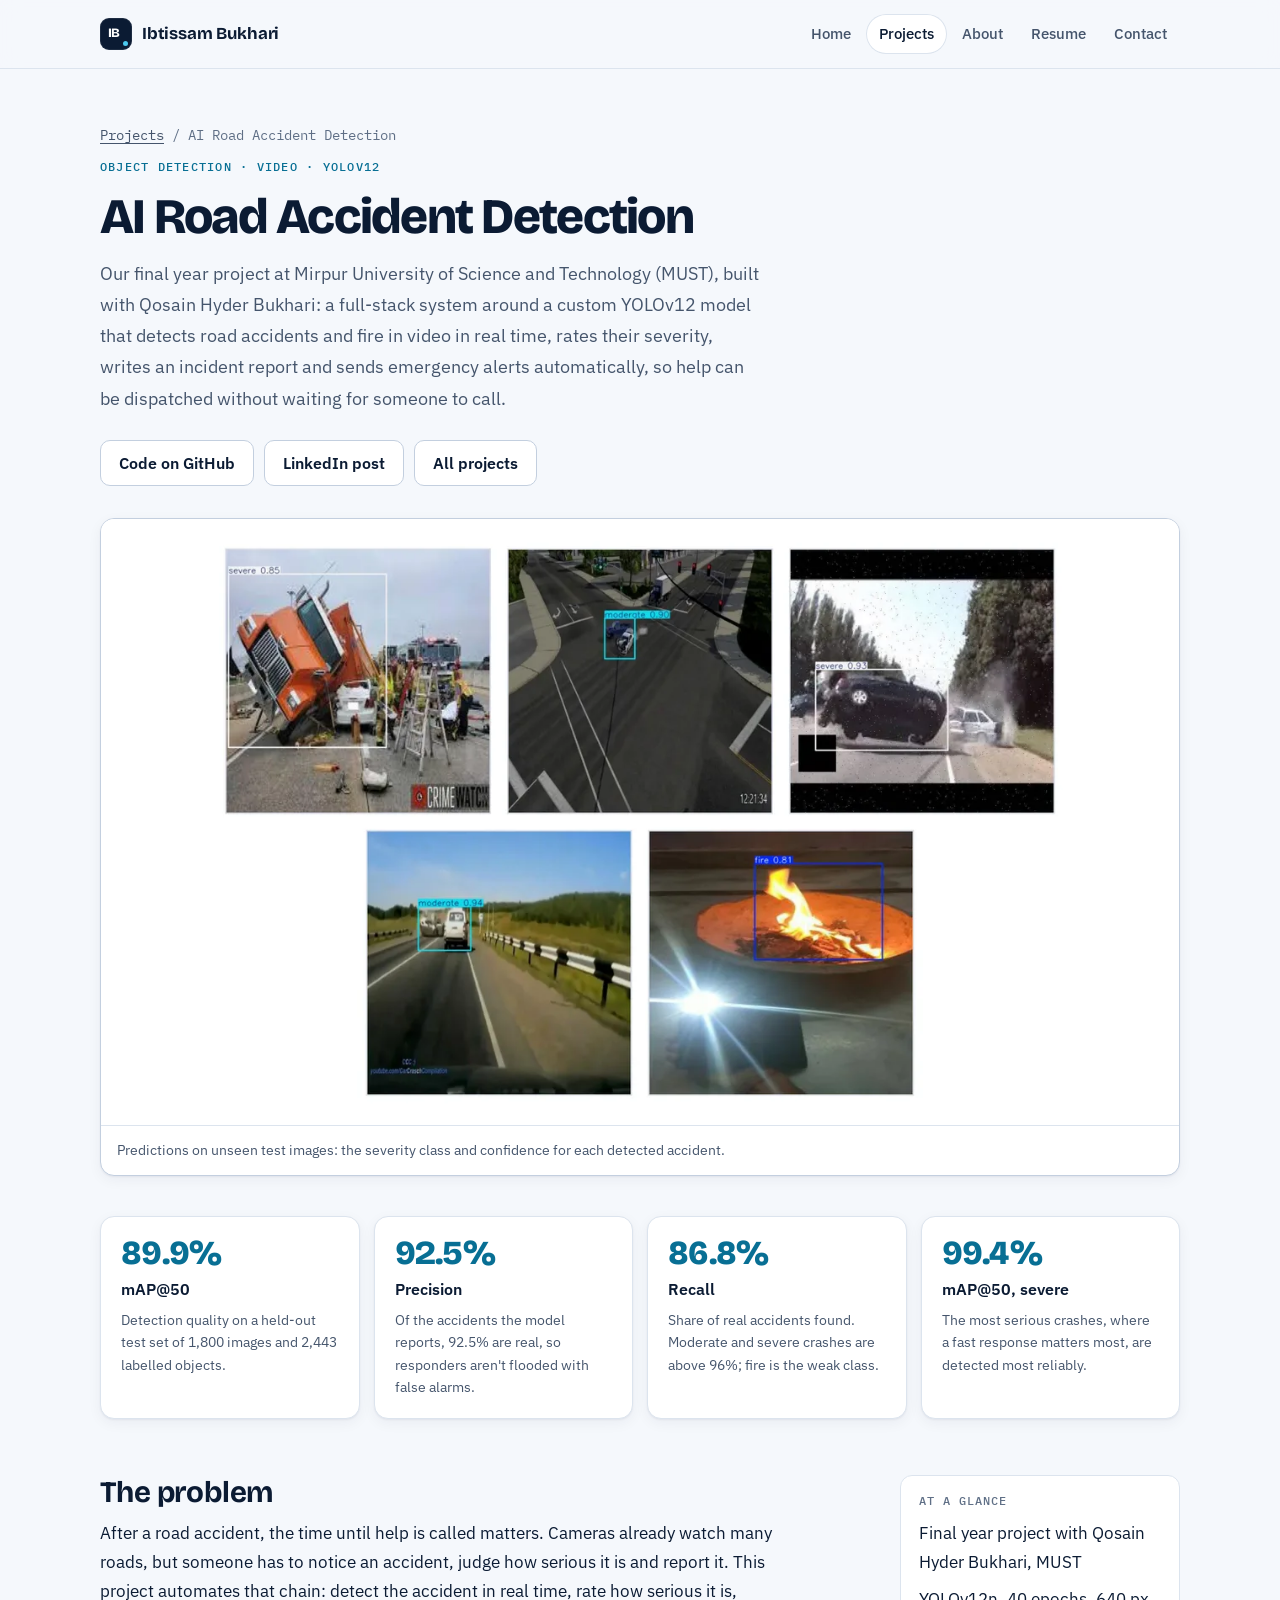
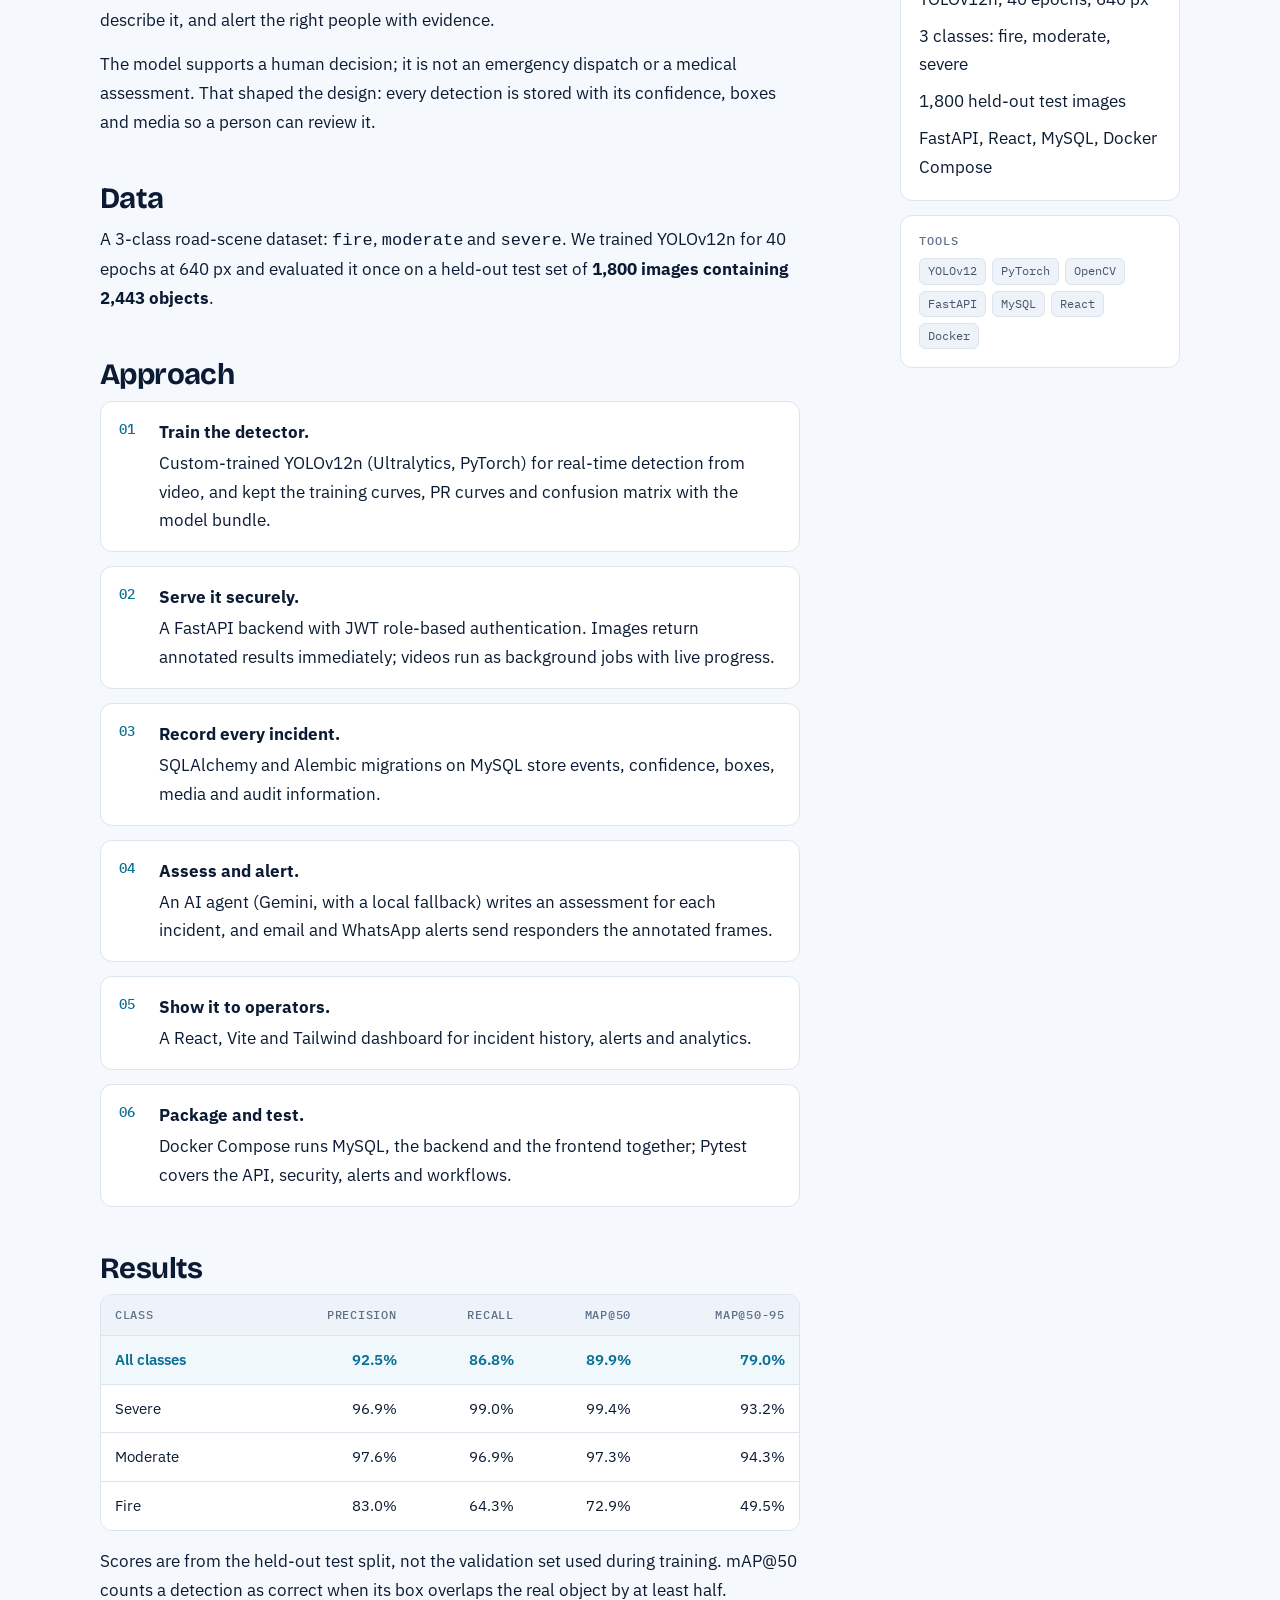
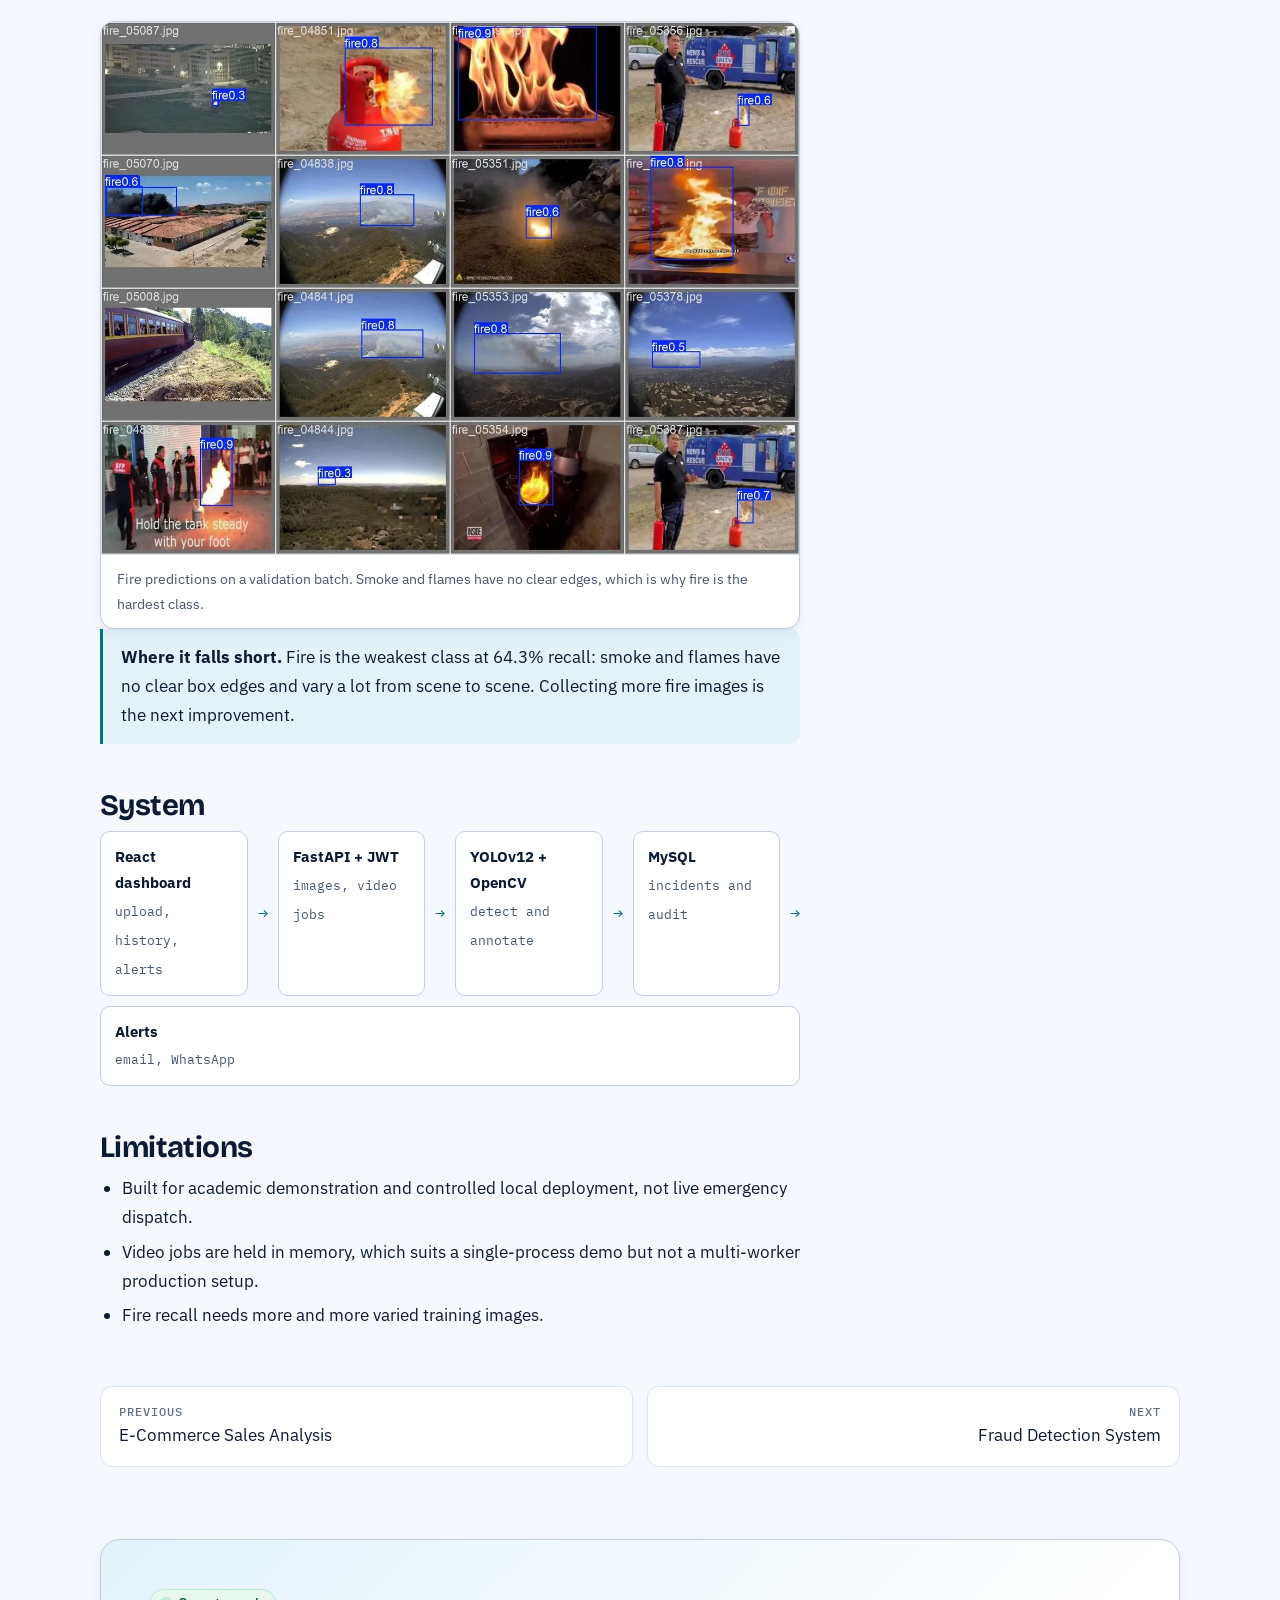
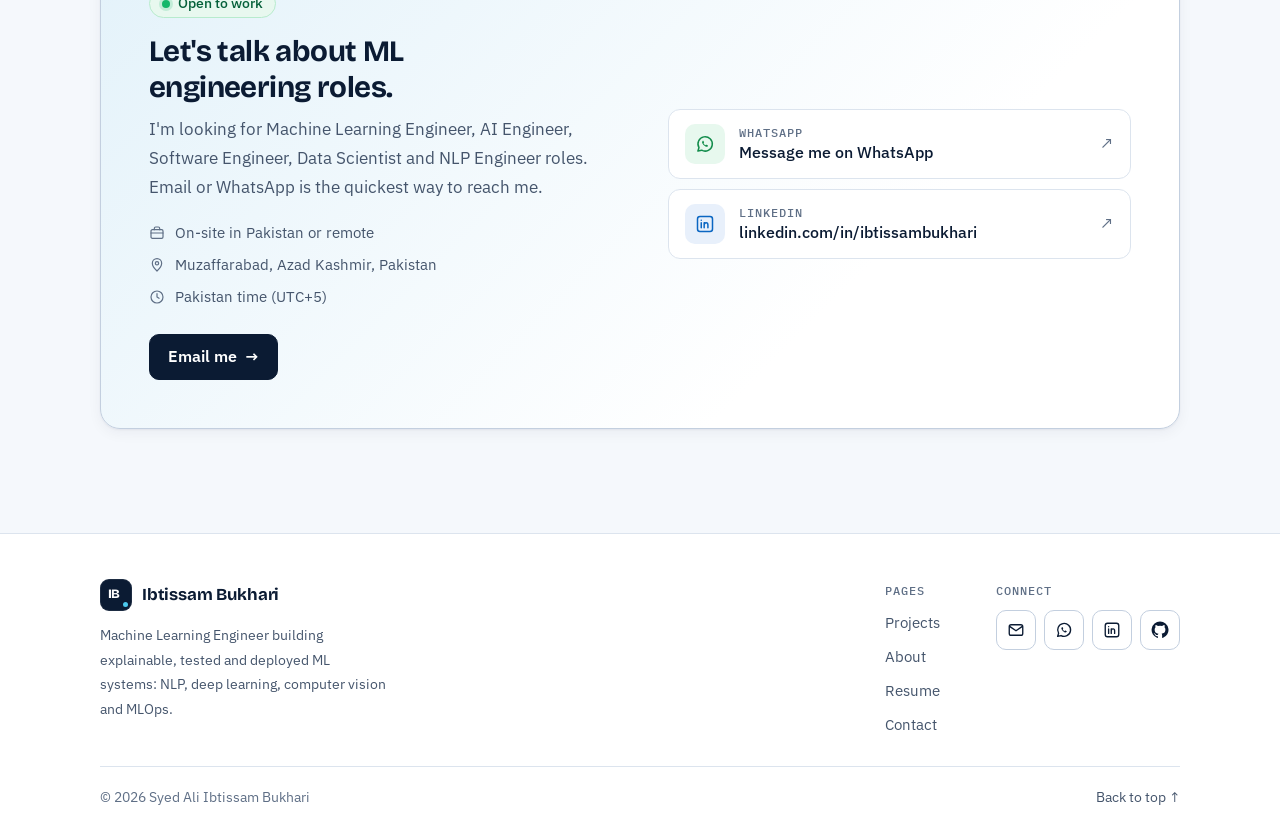
<file: projects/accident-detection.html>
<!DOCTYPE html>
<html lang="en">
<head>
<meta charset="utf-8">
<meta name="viewport" content="width=device-width, initial-scale=1, viewport-fit=cover">
<title>AI Road Accident Detection · Ibtissam Bukhari</title>
<meta name="description" content="AI Road Accident Detection by Syed Ali Ibtissam Bukhari. Detects road accidents and fire in video in real time, rates their severity and starts the emergency response automatically.">
<meta name="author" content="Syed Ali Ibtissam Bukhari">
<meta name="theme-color" content="#f5f8fc">
<link rel="canonical" href="https://ibtissambukhari.github.io/projects/accident-detection.html">
<meta property="og:type" content="website">
<meta property="og:title" content="AI Road Accident Detection · Ibtissam Bukhari">
<meta property="og:description" content="AI Road Accident Detection by Syed Ali Ibtissam Bukhari. Detects road accidents and fire in video in real time, rates their severity and starts the emergency response automatically.">
<meta property="og:url" content="https://ibtissambukhari.github.io/projects/accident-detection.html">
<meta property="og:image" content="https://ibtissambukhari.github.io/assets/img/og.jpg?v=4">
<meta name="twitter:card" content="summary_large_image">
<link rel="icon" href="data:image/svg+xml,%3Csvg xmlns='http://www.w3.org/2000/svg' viewBox='0 0 32 32'%3E%3Crect width='32' height='32' rx='8' fill='%230b1b33'/%3E%3Ctext x='15' y='21' font-family='Arial' font-weight='800' font-size='13' fill='%23ffffff' text-anchor='middle'%3EIB%3C/text%3E%3Ccircle cx='26' cy='26' r='2.6' fill='%234cc9ee'/%3E%3C/svg%3E">
<link rel="preconnect" href="https://fonts.googleapis.com">
<link rel="preconnect" href="https://fonts.gstatic.com" crossorigin>
<link rel="stylesheet" href="https://fonts.googleapis.com/css2?family=Bricolage+Grotesque:opsz,wght@12..96,600;12..96,700;12..96,800&family=IBM+Plex+Mono:wght@400;500&family=IBM+Plex+Sans:wght@400;500;600&display=swap">
<link rel="stylesheet" href="../assets/css/site.css?v=15">
</head>
<body data-base="../">
<a class="skip" href="#main">Skip to content</a>
<header class="site-header">
  <div class="header-in">
    <a class="brand" href="../index.html"><span class="brand-mark" aria-hidden="true">IB</span>Ibtissam Bukhari</a>
    <button class="menu-btn" type="button" aria-expanded="false" aria-controls="main-nav" aria-label="Open menu"><span></span><span></span><span></span></button>
    <nav class="nav" id="main-nav" aria-label="Main"><a href="../index.html">Home</a><a href="../projects.html" aria-current="page">Projects</a><a href="../about.html">About</a><a href="../resume.html">Resume</a><a href="../index.html#contact">Contact</a></nav>
  </div>
</header>
<main id="main">
<section class="wrap detail-hero" aria-labelledby="t">
  <p class="crumbs"><a href="../projects.html">Projects</a> / AI Road Accident Detection</p>
  <p class="eyebrow">object detection · video · YOLOv12</p>
  <h1 id="t" class="page-title">AI Road Accident Detection</h1>
  <p class="lede">Our final year project at Mirpur University of Science and Technology (MUST), built with Qosain Hyder Bukhari: a full-stack system around a custom YOLOv12 model that detects road accidents and fire in video in real time, rates their severity, writes an incident report and sends emergency alerts automatically, so help can be dispatched without waiting for someone to call.</p>
  <div class="actions"><a class="btn" href="https://github.com/IbtissamBukhari/Accident_detection_system_Yolov12">Code on GitHub</a><a class="btn" href="https://www.linkedin.com/feed/update/urn:li:activity:7520538278907768833/">LinkedIn post</a><a class="btn" href="../projects.html">All projects</a></div>
</section>
<div class="wrap">
  <figure class="figure" style="margin-bottom:40px"><picture><source srcset="../assets/img/accident.webp" type="image/webp"><img src="../assets/img/accident.jpg" alt="YOLOv12 predictions on unseen road-scene images, with severity class and confidence for each detected accident" width="1280" height="720" loading="lazy" decoding="async"></picture><figcaption>Predictions on unseen test images: the severity class and confidence for each detected accident.</figcaption></figure>
  <div class="metrics" style="margin-bottom:56px"><div class="metric"><span class="num">89.9%</span><span class="what">mAP@50</span><span class="ctx">Detection quality on a held-out test set of 1,800 images and 2,443 labelled objects.</span></div><div class="metric"><span class="num">92.5%</span><span class="what">Precision</span><span class="ctx">Of the accidents the model reports, 92.5% are real, so responders aren't flooded with false alarms.</span></div><div class="metric"><span class="num">86.8%</span><span class="what">Recall</span><span class="ctx">Share of real accidents found. Moderate and severe crashes are above 96%; fire is the weak class.</span></div><div class="metric"><span class="num">99.4%</span><span class="what">mAP@50, severe</span><span class="ctx">The most serious crashes, where a fast response matters most, are detected most reliably.</span></div></div>
  <div class="detail-grid">
    <article class="prose">
<h2>The problem</h2>
<p>After a road accident, the time until help is called matters. Cameras already watch many roads, but someone has to notice an accident, judge how serious it is and report it. This project automates that chain: detect the accident in real time, rate how serious it is, describe it, and alert the right people with evidence.</p>
<p>The model supports a human decision; it is not an emergency dispatch or a medical assessment. That shaped the design: every detection is stored with its confidence, boxes and media so a person can review it.</p>
<h2>Data</h2>
<p>A 3-class road-scene dataset: <code>fire</code>, <code>moderate</code> and <code>severe</code>. We trained YOLOv12n for 40 epochs at 640 px and evaluated it once on a held-out test set of <strong>1,800 images containing 2,443 objects</strong>.</p>
<h2>Approach</h2>
<ol class="steps">
<li><b>Train the detector.</b> Custom-trained YOLOv12n (Ultralytics, PyTorch) for real-time detection from video, and kept the training curves, PR curves and confusion matrix with the model bundle.</li>
<li><b>Serve it securely.</b> A FastAPI backend with JWT role-based authentication. Images return annotated results immediately; videos run as background jobs with live progress.</li>
<li><b>Record every incident.</b> SQLAlchemy and Alembic migrations on MySQL store events, confidence, boxes, media and audit information.</li>
<li><b>Assess and alert.</b> An AI agent (Gemini, with a local fallback) writes an assessment for each incident, and email and WhatsApp alerts send responders the annotated frames.</li>
<li><b>Show it to operators.</b> A React, Vite and Tailwind dashboard for incident history, alerts and analytics.</li>
<li><b>Package and test.</b> Docker Compose runs MySQL, the backend and the frontend together; Pytest covers the API, security, alerts and workflows.</li>
</ol>
<h2>Results</h2>
<div class="table-wrap"><table>
<thead><tr><th>Class</th><th class="n">Precision</th><th class="n">Recall</th><th class="n">mAP@50</th><th class="n">mAP@50-95</th></tr></thead>
<tbody>
<tr class="best"><td>All classes</td><td class="n">92.5%</td><td class="n">86.8%</td><td class="n">89.9%</td><td class="n">79.0%</td></tr>
<tr><td>Severe</td><td class="n">96.9%</td><td class="n">99.0%</td><td class="n">99.4%</td><td class="n">93.2%</td></tr>
<tr><td>Moderate</td><td class="n">97.6%</td><td class="n">96.9%</td><td class="n">97.3%</td><td class="n">94.3%</td></tr>
<tr><td>Fire</td><td class="n">83.0%</td><td class="n">64.3%</td><td class="n">72.9%</td><td class="n">49.5%</td></tr>
</tbody></table></div>
<p>Scores are from the held-out test split, not the validation set used during training. mAP@50 counts a detection as correct when its box overlaps the real object by at least half.</p>
<figure class="figure"><picture><source srcset="../assets/img/accident-fire.webp" type="image/webp"><img src="../assets/img/accident-fire.jpg" alt="YOLOv12 fire predictions on validation images, with a box and confidence score around flames and smoke" width="1280" height="976" loading="lazy" decoding="async"></picture><figcaption>Fire predictions on a validation batch. Smoke and flames have no clear edges, which is why fire is the hardest class.</figcaption></figure>
<div class="callout"><p><b>Where it falls short.</b> Fire is the weakest class at 64.3% recall: smoke and flames have no clear box edges and vary a lot from scene to scene. Collecting more fire images is the next improvement.</p></div>
<h2>System</h2>
<div class="flow"><div class="node"><b>React dashboard</b><span>upload, history, alerts</span></div><span class="sep" aria-hidden="true">→</span><div class="node"><b>FastAPI + JWT</b><span>images, video jobs</span></div><span class="sep" aria-hidden="true">→</span><div class="node"><b>YOLOv12 + OpenCV</b><span>detect and annotate</span></div><span class="sep" aria-hidden="true">→</span><div class="node"><b>MySQL</b><span>incidents and audit</span></div><span class="sep" aria-hidden="true">→</span><div class="node"><b>Alerts</b><span>email, WhatsApp</span></div></div>
<h2>Limitations</h2>
<ul><li>Built for academic demonstration and controlled local deployment, not live emergency dispatch.</li><li>Video jobs are held in memory, which suits a single-process demo but not a multi-worker production setup.</li><li>Fire recall needs more and more varied training images.</li></ul>
    </article>
    <aside class="aside" aria-label="Project facts">
      <div class="box"><h3>At a glance</h3><ul><li>Final year project with Qosain Hyder Bukhari, MUST</li><li>YOLOv12n, 40 epochs, 640 px</li><li>3 classes: fire, moderate, severe</li><li>1,800 held-out test images</li><li>FastAPI, React, MySQL, Docker Compose</li></ul></div>
      <div class="box"><h3>Tools</h3><ul class="badges"><li>YOLOv12</li><li>PyTorch</li><li>OpenCV</li><li>FastAPI</li><li>MySQL</li><li>React</li><li>Docker</li></ul></div>
    </aside>
  </div>
  <nav class="pager" aria-label="More projects">
    <a href="ecommerce-analysis.html"><small>Previous</small>E-Commerce Sales Analysis</a>
    <a class="next" href="fraud-detection.html"><small>Next</small>Fraud Detection System</a>
  </nav>
</div>
<section class="section" id="contact" aria-labelledby="contact-title">
  <div class="wrap">
    <div class="contact reveal">
      <div>
        <span class="status">Open to work</span>
        <h2 id="contact-title">Let's talk about ML engineering roles.</h2>
        <p>I'm looking for Machine Learning Engineer, AI Engineer, Software Engineer, Data Scientist and NLP Engineer roles. Email or WhatsApp is the quickest way to reach me.</p>
        <ul class="contact-meta">
          <li><svg viewBox="0 0 24 24" fill="none" stroke="currentColor" stroke-width="1.8" stroke-linecap="round" stroke-linejoin="round" aria-hidden="true"><rect x="3" y="7" width="18" height="13" rx="2"/><path d="M8 7V5a2 2 0 0 1 2-2h4a2 2 0 0 1 2 2v2M3 12h18"/></svg>On-site in Pakistan or remote</li>
          <li><svg viewBox="0 0 24 24" fill="none" stroke="currentColor" stroke-width="1.8" stroke-linecap="round" stroke-linejoin="round" aria-hidden="true"><path d="M12 21s-7-6.2-7-11.5a7 7 0 0 1 14 0C19 14.8 12 21 12 21z"/><circle cx="12" cy="9.5" r="2.5"/></svg>Muzaffarabad, Azad Kashmir, Pakistan</li>
          <li><svg viewBox="0 0 24 24" fill="none" stroke="currentColor" stroke-width="1.8" stroke-linecap="round" stroke-linejoin="round" aria-hidden="true"><circle cx="12" cy="12" r="9"/><path d="M12 7v5l3 2"/></svg>Pakistan time (UTC+5)</li>
        </ul>
        <div class="actions">
          <a class="btn primary" href="mailto:aliibtissam14@gmail.com">Email me <span class="arrow" aria-hidden="true">→</span></a>
        </div>
      </div>
      <ul class="contact-list">
        <li><a class="c-item" href="https://wa.me/923485190450?text=Hi%20Ali%2C%20I%20saw%20your%20portfolio.%20Would%20you%20be%20available%20for%20a%20quick%20chat%3F" target="_blank" rel="noopener"><span class="c-ic wa"><svg viewBox="0 0 24 24" fill="none" stroke="currentColor" stroke-width="1.8" stroke-linecap="round" stroke-linejoin="round" aria-hidden="true"><path d="M3.5 20.5l1.3-4.2A8.6 8.6 0 1 1 8 19.4z"/><path d="M9 8.6c.2-.5.7-.6 1-.4l.9 1.6c.1.3 0 .6-.2.8l-.5.5c.5 1 1.3 1.9 2.4 2.4l.5-.5c.2-.2.5-.3.8-.2l1.6.9c.3.2.3.7-.1 1-.6.6-1.5.8-2.3.5a8 8 0 0 1-4.5-4.4c-.3-.8-.1-1.6.4-2.2z" fill="currentColor" stroke="none"/></svg></span><span class="c-txt"><span class="k">WhatsApp</span><span class="v">Message me on WhatsApp</span></span><span class="c-go" aria-hidden="true">↗</span></a></li>
        <li><a class="c-item" href="https://www.linkedin.com/in/ibtissambukhari" target="_blank" rel="noopener"><span class="c-ic li"><svg viewBox="0 0 24 24" fill="none" stroke="currentColor" stroke-width="1.8" stroke-linecap="round" stroke-linejoin="round" aria-hidden="true"><rect x="3" y="3" width="18" height="18" rx="3"/><path d="M7.5 10.5V16.5M7.5 7.5v.01M11 16.5v-6M11 13.2c0-1.6 1-2.7 2.4-2.7s2.1 1 2.1 2.6v3.4"/></svg></span><span class="c-txt"><span class="k">LinkedIn</span><span class="v">linkedin.com/in/<wbr>ibtissambukhari</span></span><span class="c-go" aria-hidden="true">↗</span></a></li>
      </ul>
    </div>
  </div>
</section>
</main>
<footer class="site-footer">
  <div class="footer-in">
    <div class="footer-brand">
      <a class="brand" href="../index.html"><span class="brand-mark" aria-hidden="true">IB</span>Ibtissam Bukhari</a>
      <p>Machine Learning Engineer building explainable, tested and deployed ML systems: NLP, deep learning, computer vision and MLOps.</p>
    </div>
    <nav aria-labelledby="f-pages"><h2 id="f-pages">Pages</h2><ul class="footer-links"><li><a href="../projects.html">Projects</a></li><li><a href="../about.html">About</a></li><li><a href="../resume.html">Resume</a></li><li><a href="../index.html#contact">Contact</a></li></ul></nav>
    <div><h2>Connect</h2><ul class="socials">
      <li><a href="mailto:aliibtissam14@gmail.com" aria-label="Email"><svg viewBox="0 0 24 24" fill="none" stroke="currentColor" stroke-width="1.8" stroke-linecap="round" stroke-linejoin="round" aria-hidden="true"><rect x="3" y="5" width="18" height="14" rx="2.5"/><path d="m4 7.5 8 5.5 8-5.5"/></svg></a></li>
      <li><a href="https://wa.me/923485190450?text=Hi%20Ali%2C%20I%20saw%20your%20portfolio.%20Would%20you%20be%20available%20for%20a%20quick%20chat%3F" target="_blank" rel="noopener" aria-label="WhatsApp"><svg viewBox="0 0 24 24" fill="none" stroke="currentColor" stroke-width="1.8" stroke-linecap="round" stroke-linejoin="round" aria-hidden="true"><path d="M3.5 20.5l1.3-4.2A8.6 8.6 0 1 1 8 19.4z"/><path d="M9 8.6c.2-.5.7-.6 1-.4l.9 1.6c.1.3 0 .6-.2.8l-.5.5c.5 1 1.3 1.9 2.4 2.4l.5-.5c.2-.2.5-.3.8-.2l1.6.9c.3.2.3.7-.1 1-.6.6-1.5.8-2.3.5a8 8 0 0 1-4.5-4.4c-.3-.8-.1-1.6.4-2.2z" fill="currentColor" stroke="none"/></svg></a></li>
      <li><a href="https://www.linkedin.com/in/ibtissambukhari" target="_blank" rel="noopener" aria-label="LinkedIn"><svg viewBox="0 0 24 24" fill="none" stroke="currentColor" stroke-width="1.8" stroke-linecap="round" stroke-linejoin="round" aria-hidden="true"><rect x="3" y="3" width="18" height="18" rx="3"/><path d="M7.5 10.5V16.5M7.5 7.5v.01M11 16.5v-6M11 13.2c0-1.6 1-2.7 2.4-2.7s2.1 1 2.1 2.6v3.4"/></svg></a></li>
      <li><a href="https://github.com/IbtissamBukhari" target="_blank" rel="noopener" aria-label="GitHub"><svg viewBox="0 0 24 24" fill="currentColor" aria-hidden="true"><path d="M12 .8a11.2 11.2 0 0 0-3.54 21.83c.56.1.77-.24.77-.54v-1.9c-3.12.68-3.78-1.5-3.78-1.5-.51-1.3-1.25-1.64-1.25-1.64-1.02-.7.08-.68.08-.68 1.13.08 1.72 1.16 1.72 1.16 1 1.72 2.63 1.22 3.27.93.1-.73.39-1.22.71-1.5-2.49-.28-5.11-1.25-5.11-5.55 0-1.22.44-2.22 1.16-3.01-.12-.29-.5-1.43.11-2.98 0 0 .94-.3 3.09 1.15a10.7 10.7 0 0 1 5.62 0c2.14-1.45 3.08-1.15 3.08-1.15.62 1.55.23 2.69.11 2.98.72.79 1.16 1.79 1.16 3.01 0 4.31-2.63 5.26-5.13 5.54.4.35.76 1.03.76 2.08v3.08c0 .3.2.65.78.54A11.2 11.2 0 0 0 12 .8z"/></svg></a></li>
    </ul></div>
  </div>
  <div class="footer-bottom"><span>© 2026 Syed Ali Ibtissam Bukhari</span><a href="#main">Back to top ↑</a></div>
</footer>
<script src="../assets/js/projects.js?v=5" defer></script>
<script src="../assets/js/site.js?v=15" defer></script>
</body>
</html>
</file>
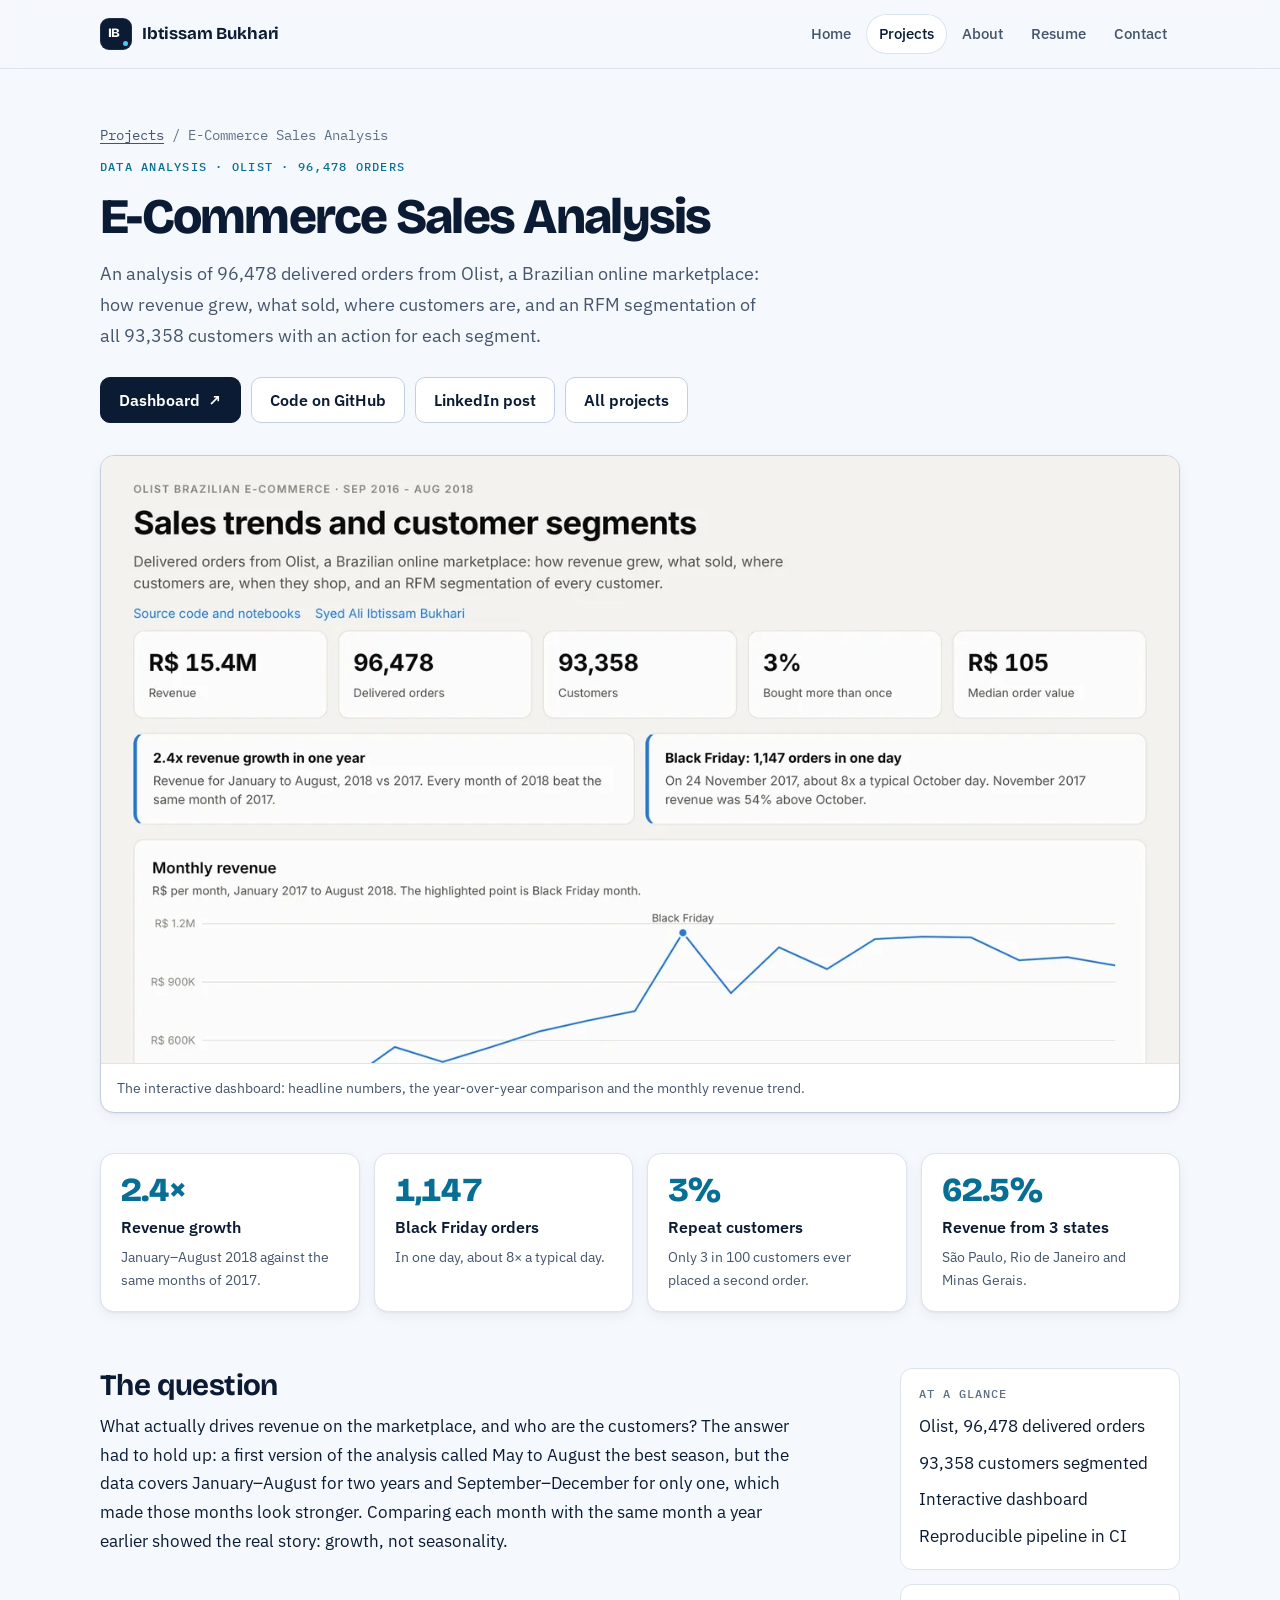
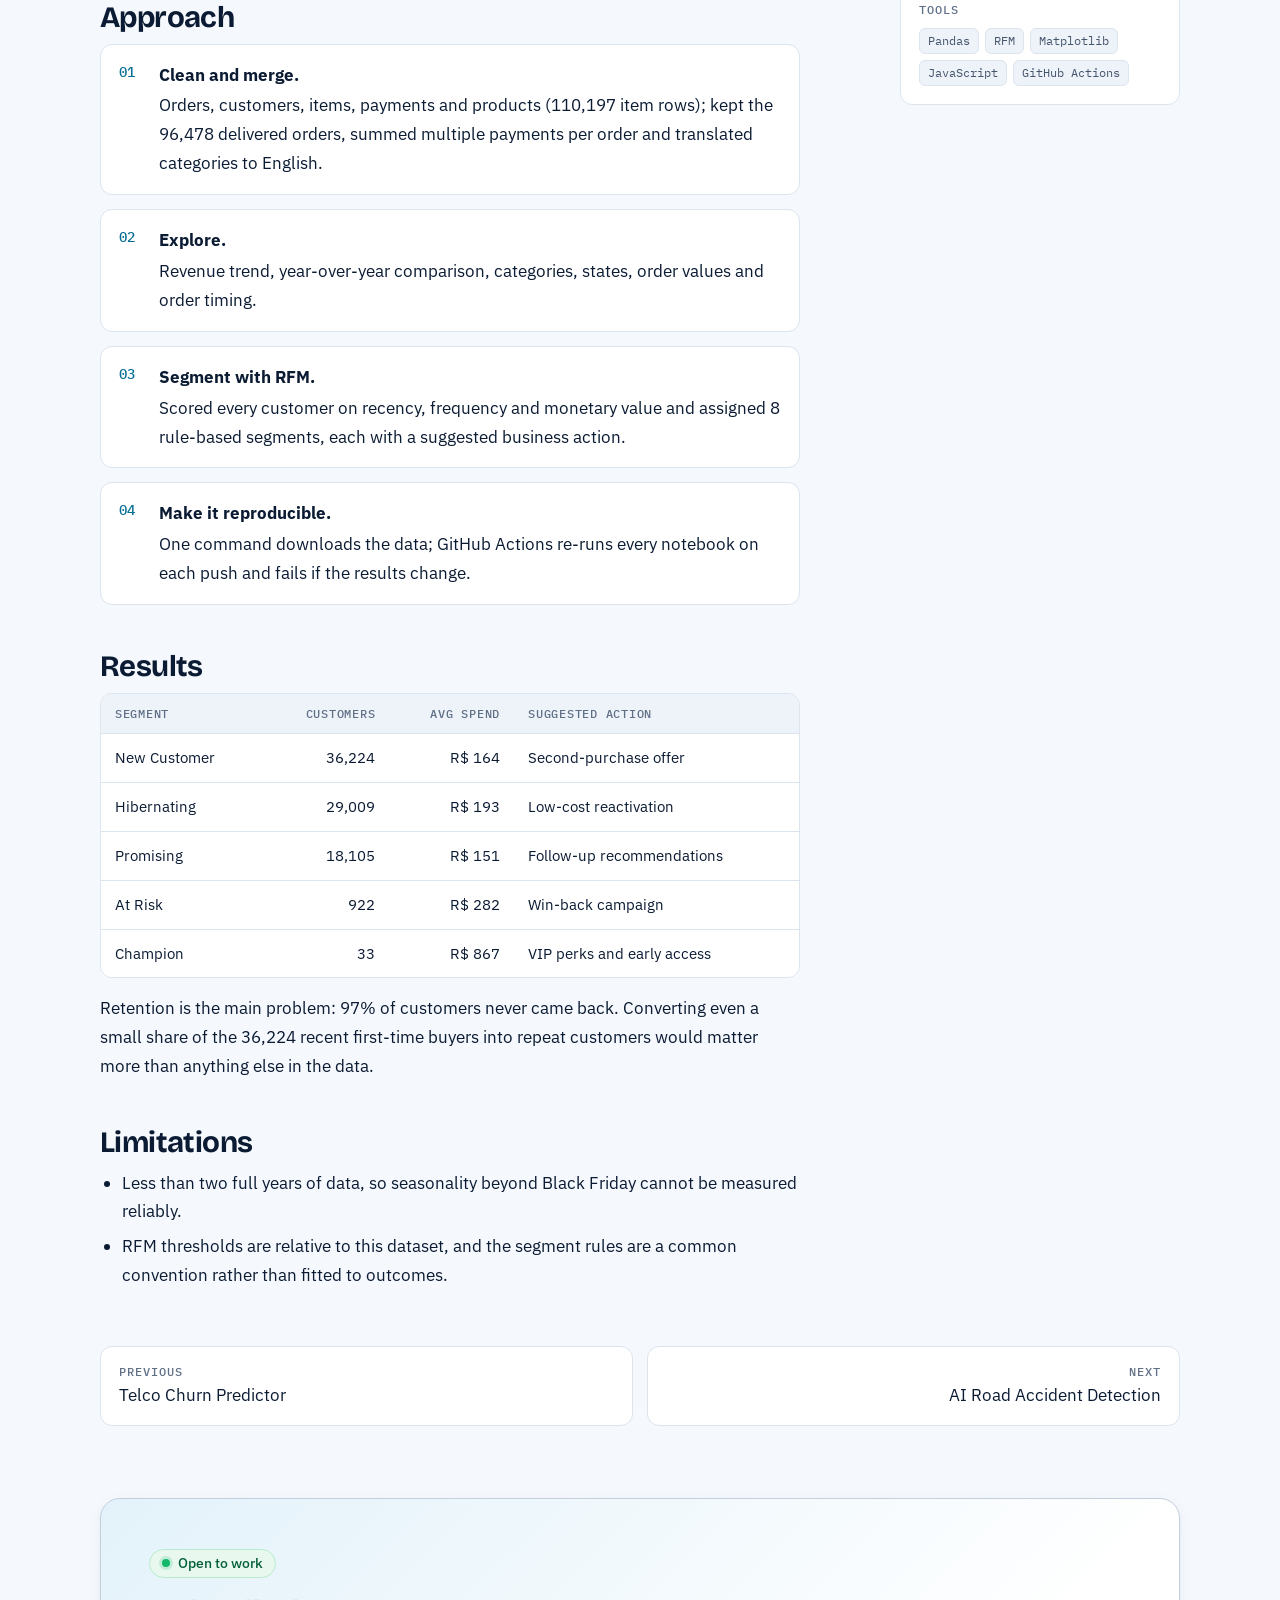
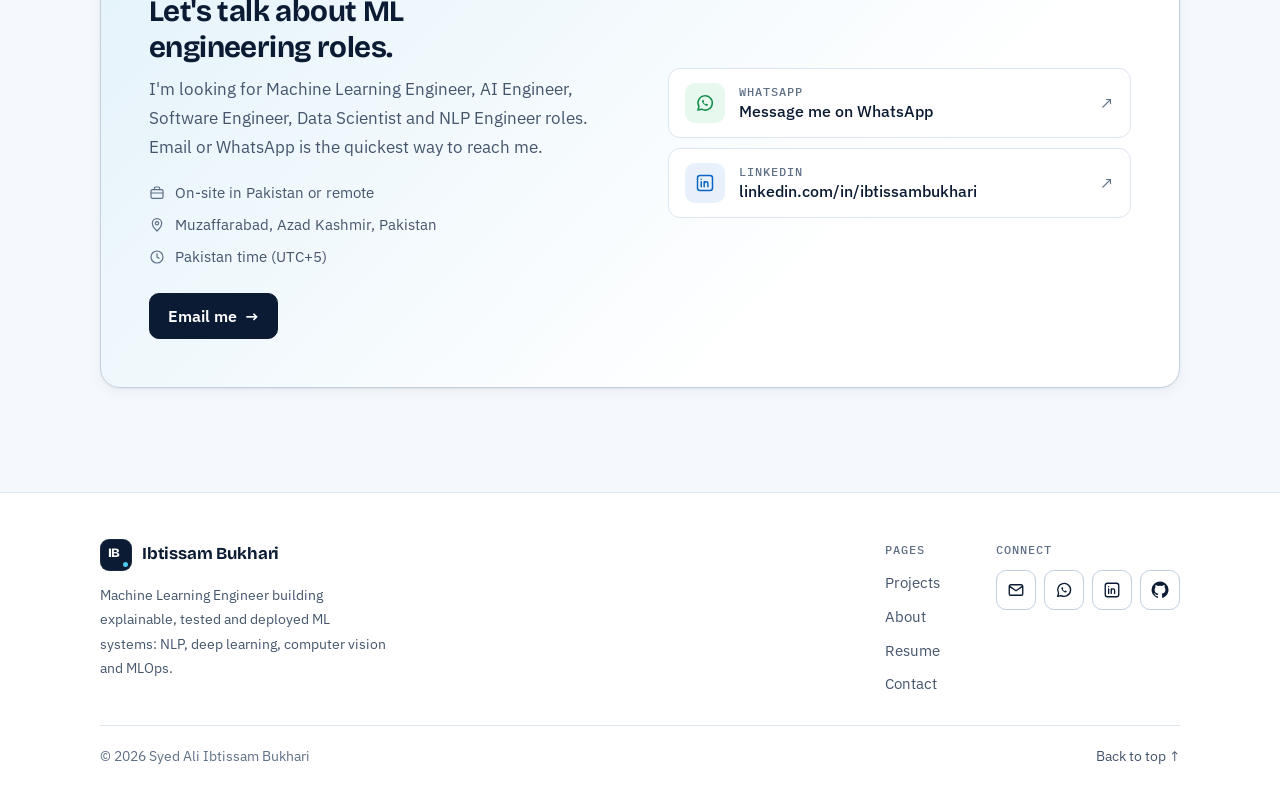
<file: projects/ecommerce-analysis.html>
<!DOCTYPE html>
<html lang="en">
<head>
<meta charset="utf-8">
<meta name="viewport" content="width=device-width, initial-scale=1, viewport-fit=cover">
<title>E-Commerce Sales Analysis · Ibtissam Bukhari</title>
<meta name="description" content="E-Commerce Sales Analysis by Syed Ali Ibtissam Bukhari. What drives revenue on a Brazilian marketplace, and who the customers are, segmented with RFM.">
<meta name="author" content="Syed Ali Ibtissam Bukhari">
<meta name="theme-color" content="#f5f8fc">
<link rel="canonical" href="https://ibtissambukhari.github.io/projects/ecommerce-analysis.html">
<meta property="og:type" content="website">
<meta property="og:title" content="E-Commerce Sales Analysis · Ibtissam Bukhari">
<meta property="og:description" content="E-Commerce Sales Analysis by Syed Ali Ibtissam Bukhari. What drives revenue on a Brazilian marketplace, and who the customers are, segmented with RFM.">
<meta property="og:url" content="https://ibtissambukhari.github.io/projects/ecommerce-analysis.html">
<meta property="og:image" content="https://ibtissambukhari.github.io/assets/img/og.jpg?v=4">
<meta name="twitter:card" content="summary_large_image">
<link rel="icon" href="data:image/svg+xml,%3Csvg xmlns='http://www.w3.org/2000/svg' viewBox='0 0 32 32'%3E%3Crect width='32' height='32' rx='8' fill='%230b1b33'/%3E%3Ctext x='15' y='21' font-family='Arial' font-weight='800' font-size='13' fill='%23ffffff' text-anchor='middle'%3EIB%3C/text%3E%3Ccircle cx='26' cy='26' r='2.6' fill='%234cc9ee'/%3E%3C/svg%3E">
<link rel="preconnect" href="https://fonts.googleapis.com">
<link rel="preconnect" href="https://fonts.gstatic.com" crossorigin>
<link rel="stylesheet" href="https://fonts.googleapis.com/css2?family=Bricolage+Grotesque:opsz,wght@12..96,600;12..96,700;12..96,800&family=IBM+Plex+Mono:wght@400;500&family=IBM+Plex+Sans:wght@400;500;600&display=swap">
<link rel="stylesheet" href="../assets/css/site.css?v=15">
</head>
<body data-base="../">
<a class="skip" href="#main">Skip to content</a>
<header class="site-header">
  <div class="header-in">
    <a class="brand" href="../index.html"><span class="brand-mark" aria-hidden="true">IB</span>Ibtissam Bukhari</a>
    <button class="menu-btn" type="button" aria-expanded="false" aria-controls="main-nav" aria-label="Open menu"><span></span><span></span><span></span></button>
    <nav class="nav" id="main-nav" aria-label="Main"><a href="../index.html">Home</a><a href="../projects.html" aria-current="page">Projects</a><a href="../about.html">About</a><a href="../resume.html">Resume</a><a href="../index.html#contact">Contact</a></nav>
  </div>
</header>
<main id="main">
<section class="wrap detail-hero" aria-labelledby="t">
  <p class="crumbs"><a href="../projects.html">Projects</a> / E-Commerce Sales Analysis</p>
  <p class="eyebrow">data analysis · Olist · 96,478 orders</p>
  <h1 id="t" class="page-title">E-Commerce Sales Analysis</h1>
  <p class="lede">An analysis of 96,478 delivered orders from Olist, a Brazilian online marketplace: how revenue grew, what sold, where customers are, and an RFM segmentation of all 93,358 customers with an action for each segment.</p>
  <div class="actions"><a class="btn primary" href="https://ecommerce-dashboard-a9ez.onrender.com">Dashboard <span class="arrow" aria-hidden="true">↗</span></a><a class="btn" href="https://github.com/IbtissamBukhari/ecommerce-sales-analysis">Code on GitHub</a><a class="btn" href="https://www.linkedin.com/feed/update/urn:li:activity:7518419239867871232/">LinkedIn post</a><a class="btn" href="../projects.html">All projects</a></div>
</section>
<div class="wrap">
  <figure class="figure" style="margin-bottom:40px"><picture><source srcset="../assets/img/ecommerce.webp" type="image/webp"><img src="../assets/img/ecommerce.jpg" alt="E-commerce dashboard with revenue, orders, customers and the monthly revenue trend" width="1280" height="720" loading="lazy" decoding="async"></picture><figcaption>The interactive dashboard: headline numbers, the year-over-year comparison and the monthly revenue trend.</figcaption></figure>
  <div class="metrics" style="margin-bottom:56px"><div class="metric"><span class="num">2.4×</span><span class="what">Revenue growth</span><span class="ctx">January–August 2018 against the same months of 2017.</span></div><div class="metric"><span class="num">1,147</span><span class="what">Black Friday orders</span><span class="ctx">In one day, about 8× a typical day.</span></div><div class="metric"><span class="num">3%</span><span class="what">Repeat customers</span><span class="ctx">Only 3 in 100 customers ever placed a second order.</span></div><div class="metric"><span class="num">62.5%</span><span class="what">Revenue from 3 states</span><span class="ctx">São Paulo, Rio de Janeiro and Minas Gerais.</span></div></div>
  <div class="detail-grid">
    <article class="prose">
<h2>The question</h2>
<p>What actually drives revenue on the marketplace, and who are the customers? The answer had to hold up: a first version of the analysis called May to August the best season, but the data covers January–August for two years and September–December for only one, which made those months look stronger. Comparing each month with the same month a year earlier showed the real story: growth, not seasonality.</p>
<h2>Approach</h2>
<ol class="steps">
<li><b>Clean and merge.</b> Orders, customers, items, payments and products (110,197 item rows); kept the 96,478 delivered orders, summed multiple payments per order and translated categories to English.</li>
<li><b>Explore.</b> Revenue trend, year-over-year comparison, categories, states, order values and order timing.</li>
<li><b>Segment with RFM.</b> Scored every customer on recency, frequency and monetary value and assigned 8 rule-based segments, each with a suggested business action.</li>
<li><b>Make it reproducible.</b> One command downloads the data; GitHub Actions re-runs every notebook on each push and fails if the results change.</li>
</ol>
<h2>Results</h2>
<div class="table-wrap"><table>
<thead><tr><th>Segment</th><th class="n">Customers</th><th class="n">Avg spend</th><th>Suggested action</th></tr></thead>
<tbody>
<tr><td>New Customer</td><td class="n">36,224</td><td class="n">R$ 164</td><td>Second-purchase offer</td></tr>
<tr><td>Hibernating</td><td class="n">29,009</td><td class="n">R$ 193</td><td>Low-cost reactivation</td></tr>
<tr><td>Promising</td><td class="n">18,105</td><td class="n">R$ 151</td><td>Follow-up recommendations</td></tr>
<tr><td>At Risk</td><td class="n">922</td><td class="n">R$ 282</td><td>Win-back campaign</td></tr>
<tr><td>Champion</td><td class="n">33</td><td class="n">R$ 867</td><td>VIP perks and early access</td></tr>
</tbody></table></div>
<p>Retention is the main problem: 97% of customers never came back. Converting even a small share of the 36,224 recent first-time buyers into repeat customers would matter more than anything else in the data.</p>
<h2>Limitations</h2>
<ul><li>Less than two full years of data, so seasonality beyond Black Friday cannot be measured reliably.</li><li>RFM thresholds are relative to this dataset, and the segment rules are a common convention rather than fitted to outcomes.</li></ul>
    </article>
    <aside class="aside" aria-label="Project facts">
      <div class="box"><h3>At a glance</h3><ul><li>Olist, 96,478 delivered orders</li><li>93,358 customers segmented</li><li>Interactive dashboard</li><li>Reproducible pipeline in CI</li></ul></div>
      <div class="box"><h3>Tools</h3><ul class="badges"><li>Pandas</li><li>RFM</li><li>Matplotlib</li><li>JavaScript</li><li>GitHub Actions</li></ul></div>
    </aside>
  </div>
  <nav class="pager" aria-label="More projects">
    <a href="telco-churn.html"><small>Previous</small>Telco Churn Predictor</a>
    <a class="next" href="accident-detection.html"><small>Next</small>AI Road Accident Detection</a>
  </nav>
</div>
<section class="section" id="contact" aria-labelledby="contact-title">
  <div class="wrap">
    <div class="contact reveal">
      <div>
        <span class="status">Open to work</span>
        <h2 id="contact-title">Let's talk about ML engineering roles.</h2>
        <p>I'm looking for Machine Learning Engineer, AI Engineer, Software Engineer, Data Scientist and NLP Engineer roles. Email or WhatsApp is the quickest way to reach me.</p>
        <ul class="contact-meta">
          <li><svg viewBox="0 0 24 24" fill="none" stroke="currentColor" stroke-width="1.8" stroke-linecap="round" stroke-linejoin="round" aria-hidden="true"><rect x="3" y="7" width="18" height="13" rx="2"/><path d="M8 7V5a2 2 0 0 1 2-2h4a2 2 0 0 1 2 2v2M3 12h18"/></svg>On-site in Pakistan or remote</li>
          <li><svg viewBox="0 0 24 24" fill="none" stroke="currentColor" stroke-width="1.8" stroke-linecap="round" stroke-linejoin="round" aria-hidden="true"><path d="M12 21s-7-6.2-7-11.5a7 7 0 0 1 14 0C19 14.8 12 21 12 21z"/><circle cx="12" cy="9.5" r="2.5"/></svg>Muzaffarabad, Azad Kashmir, Pakistan</li>
          <li><svg viewBox="0 0 24 24" fill="none" stroke="currentColor" stroke-width="1.8" stroke-linecap="round" stroke-linejoin="round" aria-hidden="true"><circle cx="12" cy="12" r="9"/><path d="M12 7v5l3 2"/></svg>Pakistan time (UTC+5)</li>
        </ul>
        <div class="actions">
          <a class="btn primary" href="mailto:aliibtissam14@gmail.com">Email me <span class="arrow" aria-hidden="true">→</span></a>
        </div>
      </div>
      <ul class="contact-list">
        <li><a class="c-item" href="https://wa.me/923485190450?text=Hi%20Ali%2C%20I%20saw%20your%20portfolio.%20Would%20you%20be%20available%20for%20a%20quick%20chat%3F" target="_blank" rel="noopener"><span class="c-ic wa"><svg viewBox="0 0 24 24" fill="none" stroke="currentColor" stroke-width="1.8" stroke-linecap="round" stroke-linejoin="round" aria-hidden="true"><path d="M3.5 20.5l1.3-4.2A8.6 8.6 0 1 1 8 19.4z"/><path d="M9 8.6c.2-.5.7-.6 1-.4l.9 1.6c.1.3 0 .6-.2.8l-.5.5c.5 1 1.3 1.9 2.4 2.4l.5-.5c.2-.2.5-.3.8-.2l1.6.9c.3.2.3.7-.1 1-.6.6-1.5.8-2.3.5a8 8 0 0 1-4.5-4.4c-.3-.8-.1-1.6.4-2.2z" fill="currentColor" stroke="none"/></svg></span><span class="c-txt"><span class="k">WhatsApp</span><span class="v">Message me on WhatsApp</span></span><span class="c-go" aria-hidden="true">↗</span></a></li>
        <li><a class="c-item" href="https://www.linkedin.com/in/ibtissambukhari" target="_blank" rel="noopener"><span class="c-ic li"><svg viewBox="0 0 24 24" fill="none" stroke="currentColor" stroke-width="1.8" stroke-linecap="round" stroke-linejoin="round" aria-hidden="true"><rect x="3" y="3" width="18" height="18" rx="3"/><path d="M7.5 10.5V16.5M7.5 7.5v.01M11 16.5v-6M11 13.2c0-1.6 1-2.7 2.4-2.7s2.1 1 2.1 2.6v3.4"/></svg></span><span class="c-txt"><span class="k">LinkedIn</span><span class="v">linkedin.com/in/<wbr>ibtissambukhari</span></span><span class="c-go" aria-hidden="true">↗</span></a></li>
      </ul>
    </div>
  </div>
</section>
</main>
<footer class="site-footer">
  <div class="footer-in">
    <div class="footer-brand">
      <a class="brand" href="../index.html"><span class="brand-mark" aria-hidden="true">IB</span>Ibtissam Bukhari</a>
      <p>Machine Learning Engineer building explainable, tested and deployed ML systems: NLP, deep learning, computer vision and MLOps.</p>
    </div>
    <nav aria-labelledby="f-pages"><h2 id="f-pages">Pages</h2><ul class="footer-links"><li><a href="../projects.html">Projects</a></li><li><a href="../about.html">About</a></li><li><a href="../resume.html">Resume</a></li><li><a href="../index.html#contact">Contact</a></li></ul></nav>
    <div><h2>Connect</h2><ul class="socials">
      <li><a href="mailto:aliibtissam14@gmail.com" aria-label="Email"><svg viewBox="0 0 24 24" fill="none" stroke="currentColor" stroke-width="1.8" stroke-linecap="round" stroke-linejoin="round" aria-hidden="true"><rect x="3" y="5" width="18" height="14" rx="2.5"/><path d="m4 7.5 8 5.5 8-5.5"/></svg></a></li>
      <li><a href="https://wa.me/923485190450?text=Hi%20Ali%2C%20I%20saw%20your%20portfolio.%20Would%20you%20be%20available%20for%20a%20quick%20chat%3F" target="_blank" rel="noopener" aria-label="WhatsApp"><svg viewBox="0 0 24 24" fill="none" stroke="currentColor" stroke-width="1.8" stroke-linecap="round" stroke-linejoin="round" aria-hidden="true"><path d="M3.5 20.5l1.3-4.2A8.6 8.6 0 1 1 8 19.4z"/><path d="M9 8.6c.2-.5.7-.6 1-.4l.9 1.6c.1.3 0 .6-.2.8l-.5.5c.5 1 1.3 1.9 2.4 2.4l.5-.5c.2-.2.5-.3.8-.2l1.6.9c.3.2.3.7-.1 1-.6.6-1.5.8-2.3.5a8 8 0 0 1-4.5-4.4c-.3-.8-.1-1.6.4-2.2z" fill="currentColor" stroke="none"/></svg></a></li>
      <li><a href="https://www.linkedin.com/in/ibtissambukhari" target="_blank" rel="noopener" aria-label="LinkedIn"><svg viewBox="0 0 24 24" fill="none" stroke="currentColor" stroke-width="1.8" stroke-linecap="round" stroke-linejoin="round" aria-hidden="true"><rect x="3" y="3" width="18" height="18" rx="3"/><path d="M7.5 10.5V16.5M7.5 7.5v.01M11 16.5v-6M11 13.2c0-1.6 1-2.7 2.4-2.7s2.1 1 2.1 2.6v3.4"/></svg></a></li>
      <li><a href="https://github.com/IbtissamBukhari" target="_blank" rel="noopener" aria-label="GitHub"><svg viewBox="0 0 24 24" fill="currentColor" aria-hidden="true"><path d="M12 .8a11.2 11.2 0 0 0-3.54 21.83c.56.1.77-.24.77-.54v-1.9c-3.12.68-3.78-1.5-3.78-1.5-.51-1.3-1.25-1.64-1.25-1.64-1.02-.7.08-.68.08-.68 1.13.08 1.72 1.16 1.72 1.16 1 1.72 2.63 1.22 3.27.93.1-.73.39-1.22.71-1.5-2.49-.28-5.11-1.25-5.11-5.55 0-1.22.44-2.22 1.16-3.01-.12-.29-.5-1.43.11-2.98 0 0 .94-.3 3.09 1.15a10.7 10.7 0 0 1 5.62 0c2.14-1.45 3.08-1.15 3.08-1.15.62 1.55.23 2.69.11 2.98.72.79 1.16 1.79 1.16 3.01 0 4.31-2.63 5.26-5.13 5.54.4.35.76 1.03.76 2.08v3.08c0 .3.2.65.78.54A11.2 11.2 0 0 0 12 .8z"/></svg></a></li>
    </ul></div>
  </div>
  <div class="footer-bottom"><span>© 2026 Syed Ali Ibtissam Bukhari</span><a href="#main">Back to top ↑</a></div>
</footer>
<script src="../assets/js/projects.js?v=5" defer></script>
<script src="../assets/js/site.js?v=15" defer></script>
</body>
</html>
</file>
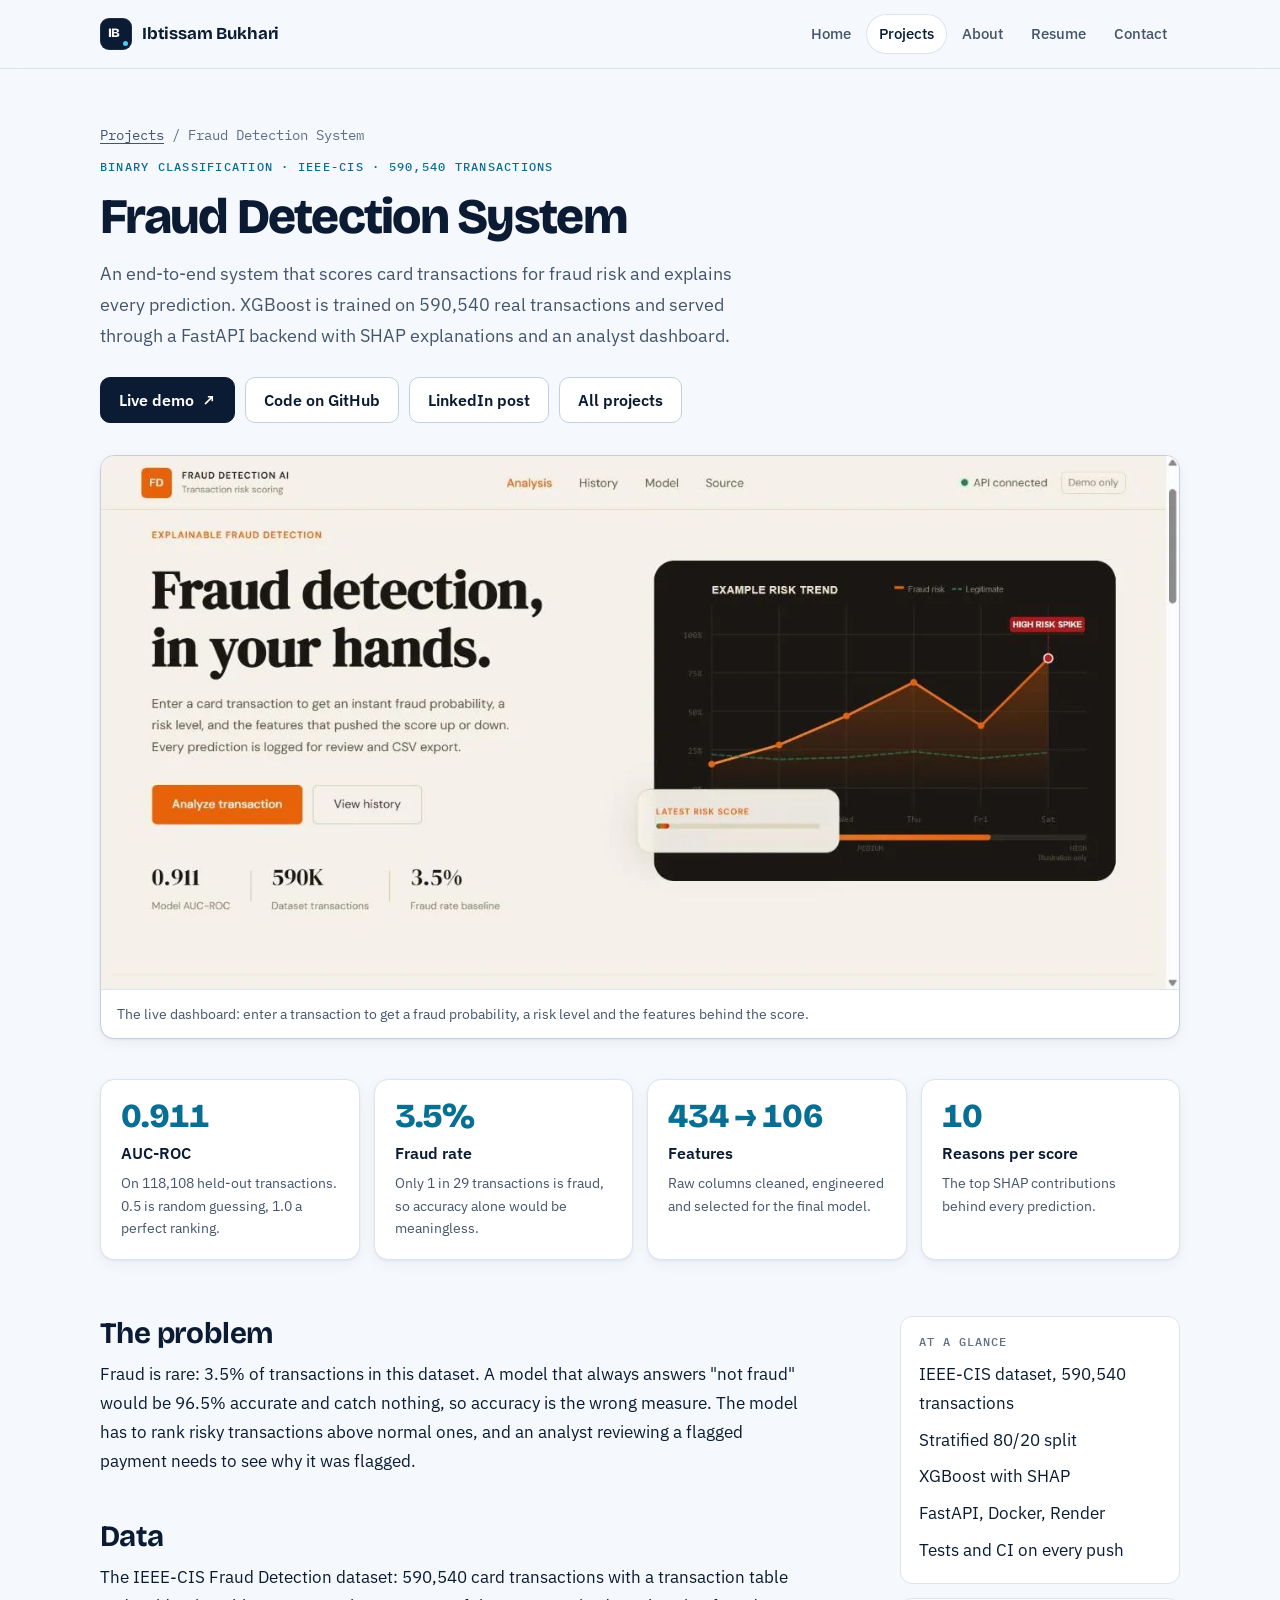
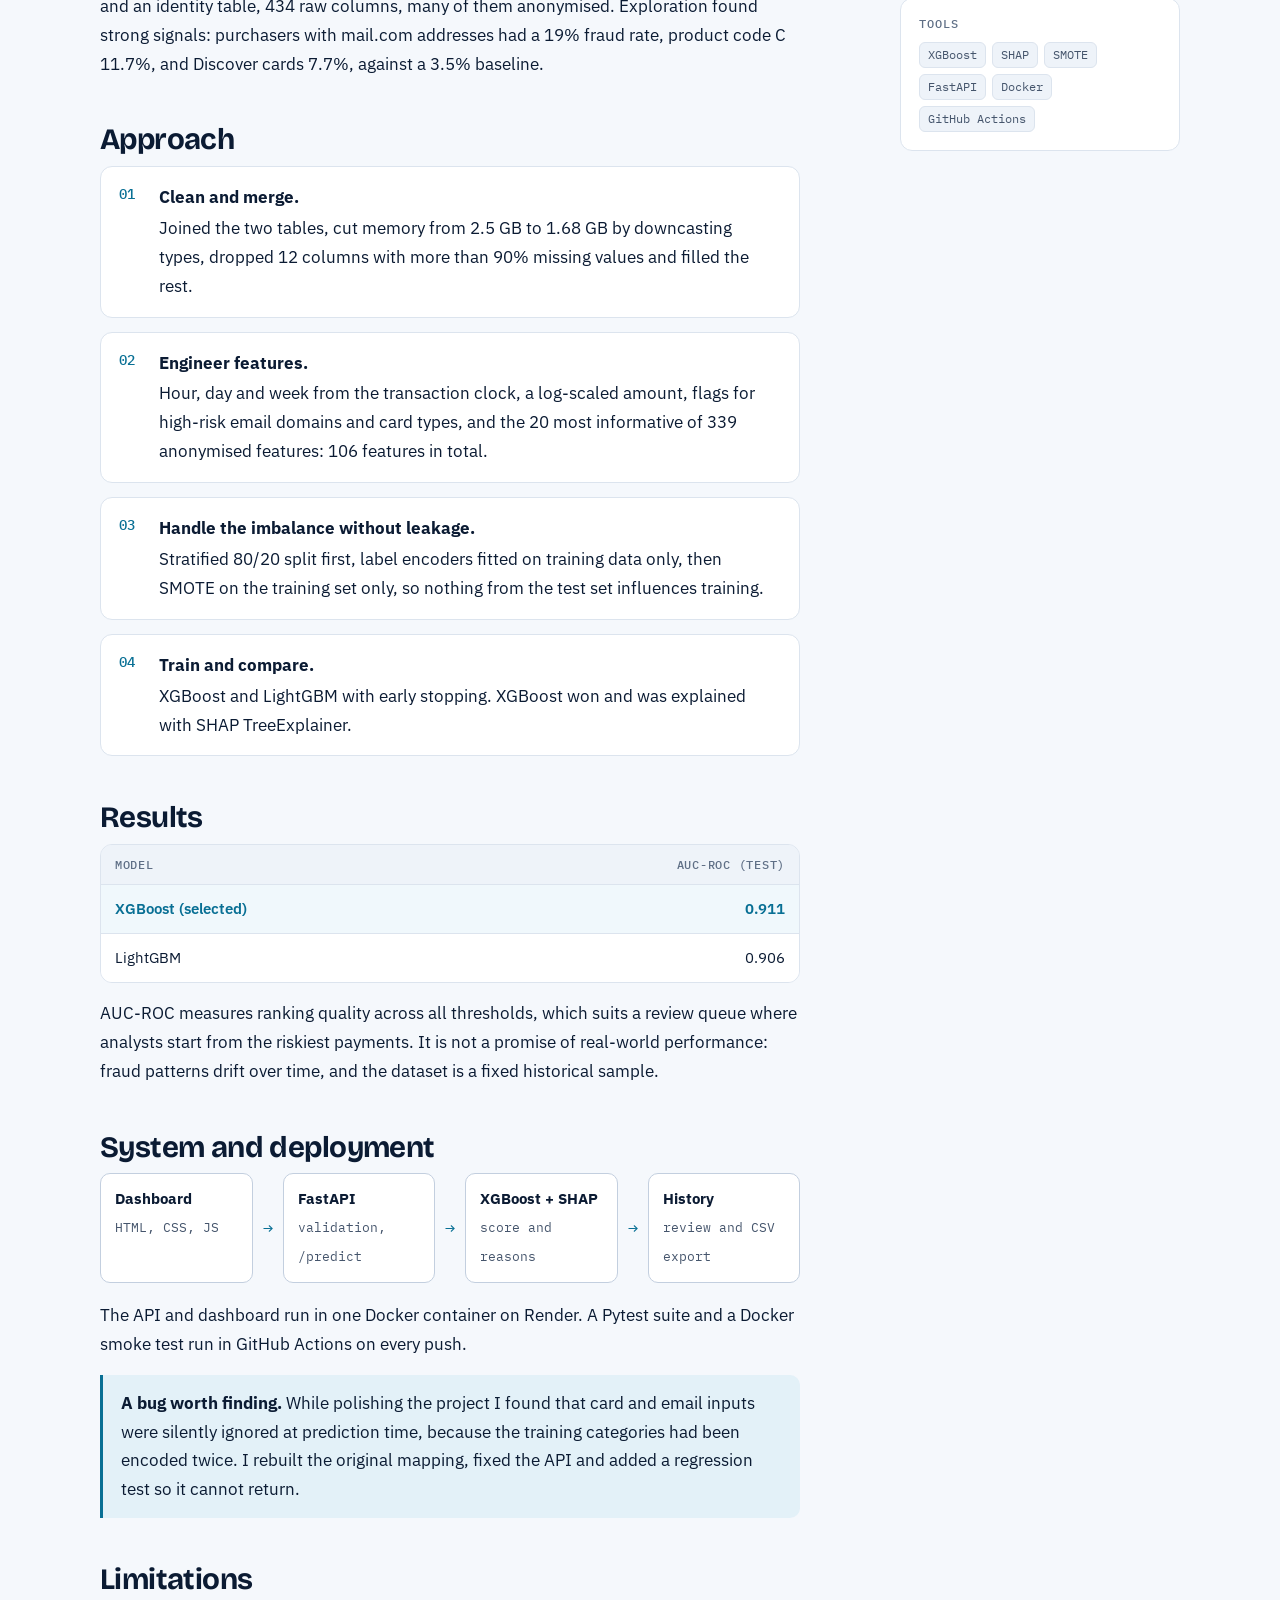
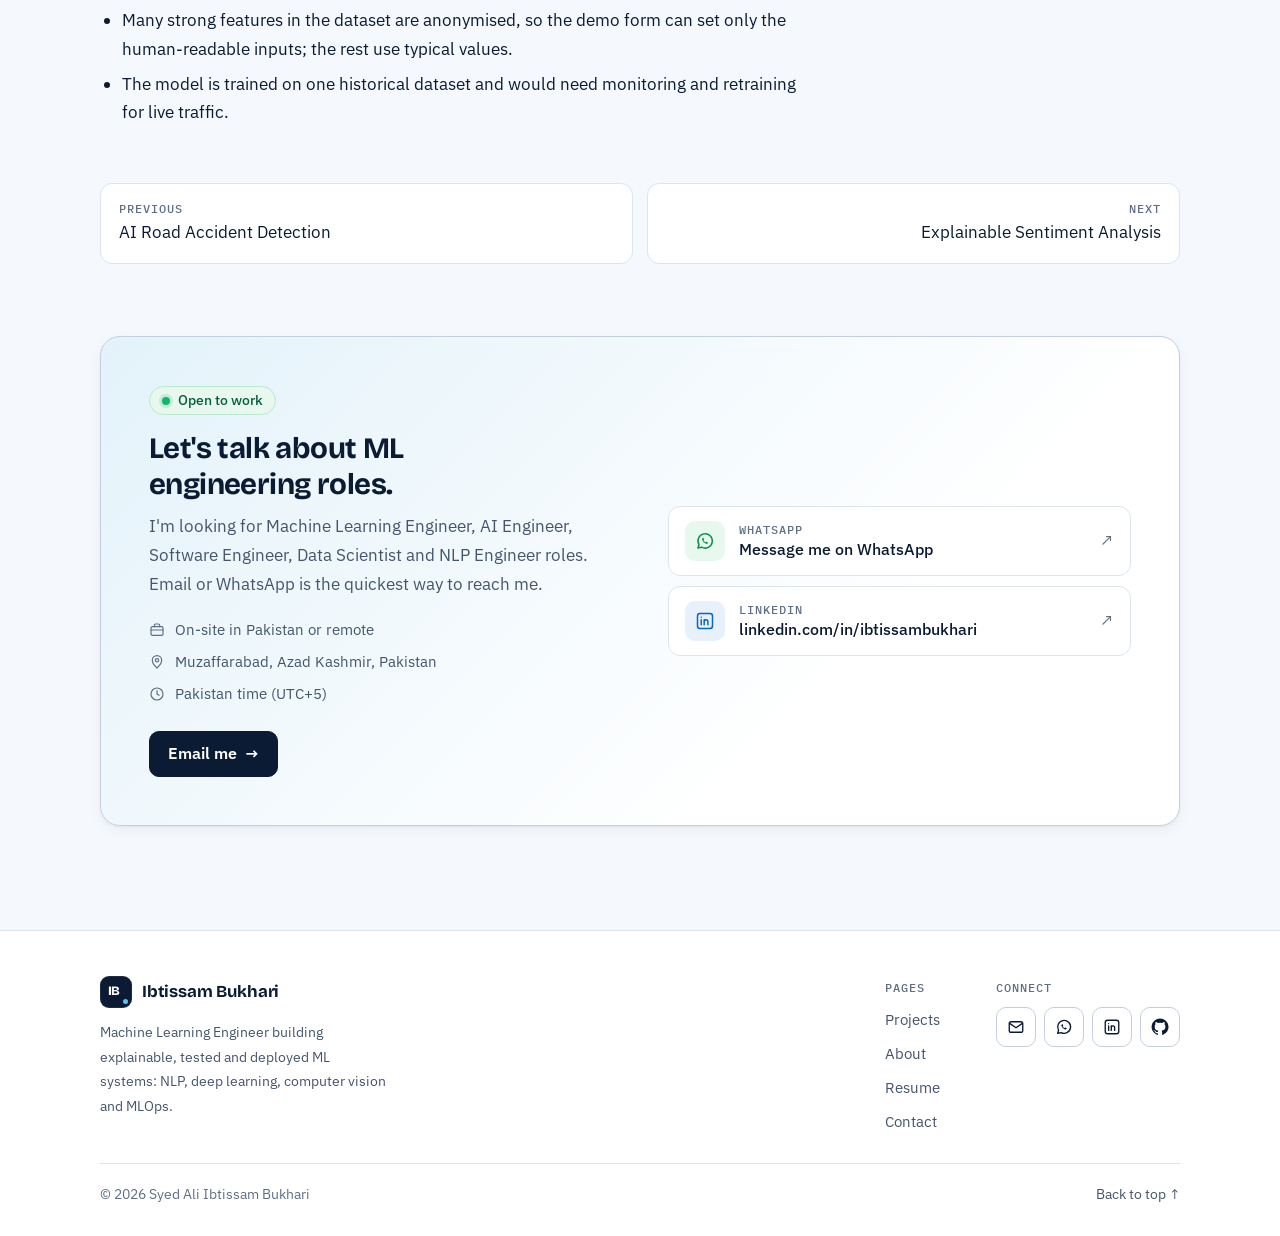
<file: projects/fraud-detection.html>
<!DOCTYPE html>
<html lang="en">
<head>
<meta charset="utf-8">
<meta name="viewport" content="width=device-width, initial-scale=1, viewport-fit=cover">
<title>Fraud Detection System · Ibtissam Bukhari</title>
<meta name="description" content="Fraud Detection System by Syed Ali Ibtissam Bukhari. Scores card transactions for fraud risk in real time and explains every score for the analyst who acts on it.">
<meta name="author" content="Syed Ali Ibtissam Bukhari">
<meta name="theme-color" content="#f5f8fc">
<link rel="canonical" href="https://ibtissambukhari.github.io/projects/fraud-detection.html">
<meta property="og:type" content="website">
<meta property="og:title" content="Fraud Detection System · Ibtissam Bukhari">
<meta property="og:description" content="Fraud Detection System by Syed Ali Ibtissam Bukhari. Scores card transactions for fraud risk in real time and explains every score for the analyst who acts on it.">
<meta property="og:url" content="https://ibtissambukhari.github.io/projects/fraud-detection.html">
<meta property="og:image" content="https://ibtissambukhari.github.io/assets/img/og.jpg?v=4">
<meta name="twitter:card" content="summary_large_image">
<link rel="icon" href="data:image/svg+xml,%3Csvg xmlns='http://www.w3.org/2000/svg' viewBox='0 0 32 32'%3E%3Crect width='32' height='32' rx='8' fill='%230b1b33'/%3E%3Ctext x='15' y='21' font-family='Arial' font-weight='800' font-size='13' fill='%23ffffff' text-anchor='middle'%3EIB%3C/text%3E%3Ccircle cx='26' cy='26' r='2.6' fill='%234cc9ee'/%3E%3C/svg%3E">
<link rel="preconnect" href="https://fonts.googleapis.com">
<link rel="preconnect" href="https://fonts.gstatic.com" crossorigin>
<link rel="stylesheet" href="https://fonts.googleapis.com/css2?family=Bricolage+Grotesque:opsz,wght@12..96,600;12..96,700;12..96,800&family=IBM+Plex+Mono:wght@400;500&family=IBM+Plex+Sans:wght@400;500;600&display=swap">
<link rel="stylesheet" href="../assets/css/site.css?v=15">
</head>
<body data-base="../">
<a class="skip" href="#main">Skip to content</a>
<header class="site-header">
  <div class="header-in">
    <a class="brand" href="../index.html"><span class="brand-mark" aria-hidden="true">IB</span>Ibtissam Bukhari</a>
    <button class="menu-btn" type="button" aria-expanded="false" aria-controls="main-nav" aria-label="Open menu"><span></span><span></span><span></span></button>
    <nav class="nav" id="main-nav" aria-label="Main"><a href="../index.html">Home</a><a href="../projects.html" aria-current="page">Projects</a><a href="../about.html">About</a><a href="../resume.html">Resume</a><a href="../index.html#contact">Contact</a></nav>
  </div>
</header>
<main id="main">
<section class="wrap detail-hero" aria-labelledby="t">
  <p class="crumbs"><a href="../projects.html">Projects</a> / Fraud Detection System</p>
  <p class="eyebrow">binary classification · IEEE-CIS · 590,540 transactions</p>
  <h1 id="t" class="page-title">Fraud Detection System</h1>
  <p class="lede">An end-to-end system that scores card transactions for fraud risk and explains every prediction. XGBoost is trained on 590,540 real transactions and served through a FastAPI backend with SHAP explanations and an analyst dashboard.</p>
  <div class="actions"><a class="btn primary" href="https://fraud-detection-system-wplk.onrender.com">Live demo <span class="arrow" aria-hidden="true">↗</span></a><a class="btn" href="https://github.com/IbtissamBukhari/fraud-detection-system">Code on GitHub</a><a class="btn" href="https://www.linkedin.com/feed/update/urn:li:activity:7518983911654424576/">LinkedIn post</a><a class="btn" href="../projects.html">All projects</a></div>
</section>
<div class="wrap">
  <figure class="figure" style="margin-bottom:40px"><picture><source srcset="../assets/img/fraud.webp" type="image/webp"><img src="../assets/img/fraud.jpg" alt="Fraud detection dashboard with the model's AUC-ROC, dataset size and fraud rate" width="1280" height="720" loading="lazy" decoding="async"></picture><figcaption>The live dashboard: enter a transaction to get a fraud probability, a risk level and the features behind the score.</figcaption></figure>
  <div class="metrics" style="margin-bottom:56px"><div class="metric"><span class="num">0.911</span><span class="what">AUC-ROC</span><span class="ctx">On 118,108 held-out transactions. 0.5 is random guessing, 1.0 a perfect ranking.</span></div><div class="metric"><span class="num">3.5%</span><span class="what">Fraud rate</span><span class="ctx">Only 1 in 29 transactions is fraud, so accuracy alone would be meaningless.</span></div><div class="metric"><span class="num">434 → 106</span><span class="what">Features</span><span class="ctx">Raw columns cleaned, engineered and selected for the final model.</span></div><div class="metric"><span class="num">10</span><span class="what">Reasons per score</span><span class="ctx">The top SHAP contributions behind every prediction.</span></div></div>
  <div class="detail-grid">
    <article class="prose">
<h2>The problem</h2>
<p>Fraud is rare: 3.5% of transactions in this dataset. A model that always answers "not fraud" would be 96.5% accurate and catch nothing, so accuracy is the wrong measure. The model has to rank risky transactions above normal ones, and an analyst reviewing a flagged payment needs to see why it was flagged.</p>
<h2>Data</h2>
<p>The IEEE-CIS Fraud Detection dataset: 590,540 card transactions with a transaction table and an identity table, 434 raw columns, many of them anonymised. Exploration found strong signals: purchasers with mail.com addresses had a 19% fraud rate, product code C 11.7%, and Discover cards 7.7%, against a 3.5% baseline.</p>
<h2>Approach</h2>
<ol class="steps">
<li><b>Clean and merge.</b> Joined the two tables, cut memory from 2.5 GB to 1.68 GB by downcasting types, dropped 12 columns with more than 90% missing values and filled the rest.</li>
<li><b>Engineer features.</b> Hour, day and week from the transaction clock, a log-scaled amount, flags for high-risk email domains and card types, and the 20 most informative of 339 anonymised features: 106 features in total.</li>
<li><b>Handle the imbalance without leakage.</b> Stratified 80/20 split first, label encoders fitted on training data only, then SMOTE on the training set only, so nothing from the test set influences training.</li>
<li><b>Train and compare.</b> XGBoost and LightGBM with early stopping. XGBoost won and was explained with SHAP TreeExplainer.</li>
</ol>
<h2>Results</h2>
<div class="table-wrap"><table>
<thead><tr><th>Model</th><th class="n">AUC-ROC (test)</th></tr></thead>
<tbody><tr class="best"><td>XGBoost (selected)</td><td class="n">0.911</td></tr><tr><td>LightGBM</td><td class="n">0.906</td></tr></tbody>
</table></div>
<p>AUC-ROC measures ranking quality across all thresholds, which suits a review queue where analysts start from the riskiest payments. It is not a promise of real-world performance: fraud patterns drift over time, and the dataset is a fixed historical sample.</p>
<h2>System and deployment</h2>
<div class="flow"><div class="node"><b>Dashboard</b><span>HTML, CSS, JS</span></div><span class="sep" aria-hidden="true">→</span><div class="node"><b>FastAPI</b><span>validation, /predict</span></div><span class="sep" aria-hidden="true">→</span><div class="node"><b>XGBoost + SHAP</b><span>score and reasons</span></div><span class="sep" aria-hidden="true">→</span><div class="node"><b>History</b><span>review and CSV export</span></div></div>
<p>The API and dashboard run in one Docker container on Render. A Pytest suite and a Docker smoke test run in GitHub Actions on every push.</p>
<div class="callout"><p><b>A bug worth finding.</b> While polishing the project I found that card and email inputs were silently ignored at prediction time, because the training categories had been encoded twice. I rebuilt the original mapping, fixed the API and added a regression test so it cannot return.</p></div>
<h2>Limitations</h2>
<ul><li>Many strong features in the dataset are anonymised, so the demo form can set only the human-readable inputs; the rest use typical values.</li><li>The model is trained on one historical dataset and would need monitoring and retraining for live traffic.</li></ul>
    </article>
    <aside class="aside" aria-label="Project facts">
      <div class="box"><h3>At a glance</h3><ul><li>IEEE-CIS dataset, 590,540 transactions</li><li>Stratified 80/20 split</li><li>XGBoost with SHAP</li><li>FastAPI, Docker, Render</li><li>Tests and CI on every push</li></ul></div>
      <div class="box"><h3>Tools</h3><ul class="badges"><li>XGBoost</li><li>SHAP</li><li>SMOTE</li><li>FastAPI</li><li>Docker</li><li>GitHub Actions</li></ul></div>
    </aside>
  </div>
  <nav class="pager" aria-label="More projects">
    <a href="accident-detection.html"><small>Previous</small>AI Road Accident Detection</a>
    <a class="next" href="sentiment-analysis.html"><small>Next</small>Explainable Sentiment Analysis</a>
  </nav>
</div>
<section class="section" id="contact" aria-labelledby="contact-title">
  <div class="wrap">
    <div class="contact reveal">
      <div>
        <span class="status">Open to work</span>
        <h2 id="contact-title">Let's talk about ML engineering roles.</h2>
        <p>I'm looking for Machine Learning Engineer, AI Engineer, Software Engineer, Data Scientist and NLP Engineer roles. Email or WhatsApp is the quickest way to reach me.</p>
        <ul class="contact-meta">
          <li><svg viewBox="0 0 24 24" fill="none" stroke="currentColor" stroke-width="1.8" stroke-linecap="round" stroke-linejoin="round" aria-hidden="true"><rect x="3" y="7" width="18" height="13" rx="2"/><path d="M8 7V5a2 2 0 0 1 2-2h4a2 2 0 0 1 2 2v2M3 12h18"/></svg>On-site in Pakistan or remote</li>
          <li><svg viewBox="0 0 24 24" fill="none" stroke="currentColor" stroke-width="1.8" stroke-linecap="round" stroke-linejoin="round" aria-hidden="true"><path d="M12 21s-7-6.2-7-11.5a7 7 0 0 1 14 0C19 14.8 12 21 12 21z"/><circle cx="12" cy="9.5" r="2.5"/></svg>Muzaffarabad, Azad Kashmir, Pakistan</li>
          <li><svg viewBox="0 0 24 24" fill="none" stroke="currentColor" stroke-width="1.8" stroke-linecap="round" stroke-linejoin="round" aria-hidden="true"><circle cx="12" cy="12" r="9"/><path d="M12 7v5l3 2"/></svg>Pakistan time (UTC+5)</li>
        </ul>
        <div class="actions">
          <a class="btn primary" href="mailto:aliibtissam14@gmail.com">Email me <span class="arrow" aria-hidden="true">→</span></a>
        </div>
      </div>
      <ul class="contact-list">
        <li><a class="c-item" href="https://wa.me/923485190450?text=Hi%20Ali%2C%20I%20saw%20your%20portfolio.%20Would%20you%20be%20available%20for%20a%20quick%20chat%3F" target="_blank" rel="noopener"><span class="c-ic wa"><svg viewBox="0 0 24 24" fill="none" stroke="currentColor" stroke-width="1.8" stroke-linecap="round" stroke-linejoin="round" aria-hidden="true"><path d="M3.5 20.5l1.3-4.2A8.6 8.6 0 1 1 8 19.4z"/><path d="M9 8.6c.2-.5.7-.6 1-.4l.9 1.6c.1.3 0 .6-.2.8l-.5.5c.5 1 1.3 1.9 2.4 2.4l.5-.5c.2-.2.5-.3.8-.2l1.6.9c.3.2.3.7-.1 1-.6.6-1.5.8-2.3.5a8 8 0 0 1-4.5-4.4c-.3-.8-.1-1.6.4-2.2z" fill="currentColor" stroke="none"/></svg></span><span class="c-txt"><span class="k">WhatsApp</span><span class="v">Message me on WhatsApp</span></span><span class="c-go" aria-hidden="true">↗</span></a></li>
        <li><a class="c-item" href="https://www.linkedin.com/in/ibtissambukhari" target="_blank" rel="noopener"><span class="c-ic li"><svg viewBox="0 0 24 24" fill="none" stroke="currentColor" stroke-width="1.8" stroke-linecap="round" stroke-linejoin="round" aria-hidden="true"><rect x="3" y="3" width="18" height="18" rx="3"/><path d="M7.5 10.5V16.5M7.5 7.5v.01M11 16.5v-6M11 13.2c0-1.6 1-2.7 2.4-2.7s2.1 1 2.1 2.6v3.4"/></svg></span><span class="c-txt"><span class="k">LinkedIn</span><span class="v">linkedin.com/in/<wbr>ibtissambukhari</span></span><span class="c-go" aria-hidden="true">↗</span></a></li>
      </ul>
    </div>
  </div>
</section>
</main>
<footer class="site-footer">
  <div class="footer-in">
    <div class="footer-brand">
      <a class="brand" href="../index.html"><span class="brand-mark" aria-hidden="true">IB</span>Ibtissam Bukhari</a>
      <p>Machine Learning Engineer building explainable, tested and deployed ML systems: NLP, deep learning, computer vision and MLOps.</p>
    </div>
    <nav aria-labelledby="f-pages"><h2 id="f-pages">Pages</h2><ul class="footer-links"><li><a href="../projects.html">Projects</a></li><li><a href="../about.html">About</a></li><li><a href="../resume.html">Resume</a></li><li><a href="../index.html#contact">Contact</a></li></ul></nav>
    <div><h2>Connect</h2><ul class="socials">
      <li><a href="mailto:aliibtissam14@gmail.com" aria-label="Email"><svg viewBox="0 0 24 24" fill="none" stroke="currentColor" stroke-width="1.8" stroke-linecap="round" stroke-linejoin="round" aria-hidden="true"><rect x="3" y="5" width="18" height="14" rx="2.5"/><path d="m4 7.5 8 5.5 8-5.5"/></svg></a></li>
      <li><a href="https://wa.me/923485190450?text=Hi%20Ali%2C%20I%20saw%20your%20portfolio.%20Would%20you%20be%20available%20for%20a%20quick%20chat%3F" target="_blank" rel="noopener" aria-label="WhatsApp"><svg viewBox="0 0 24 24" fill="none" stroke="currentColor" stroke-width="1.8" stroke-linecap="round" stroke-linejoin="round" aria-hidden="true"><path d="M3.5 20.5l1.3-4.2A8.6 8.6 0 1 1 8 19.4z"/><path d="M9 8.6c.2-.5.7-.6 1-.4l.9 1.6c.1.3 0 .6-.2.8l-.5.5c.5 1 1.3 1.9 2.4 2.4l.5-.5c.2-.2.5-.3.8-.2l1.6.9c.3.2.3.7-.1 1-.6.6-1.5.8-2.3.5a8 8 0 0 1-4.5-4.4c-.3-.8-.1-1.6.4-2.2z" fill="currentColor" stroke="none"/></svg></a></li>
      <li><a href="https://www.linkedin.com/in/ibtissambukhari" target="_blank" rel="noopener" aria-label="LinkedIn"><svg viewBox="0 0 24 24" fill="none" stroke="currentColor" stroke-width="1.8" stroke-linecap="round" stroke-linejoin="round" aria-hidden="true"><rect x="3" y="3" width="18" height="18" rx="3"/><path d="M7.5 10.5V16.5M7.5 7.5v.01M11 16.5v-6M11 13.2c0-1.6 1-2.7 2.4-2.7s2.1 1 2.1 2.6v3.4"/></svg></a></li>
      <li><a href="https://github.com/IbtissamBukhari" target="_blank" rel="noopener" aria-label="GitHub"><svg viewBox="0 0 24 24" fill="currentColor" aria-hidden="true"><path d="M12 .8a11.2 11.2 0 0 0-3.54 21.83c.56.1.77-.24.77-.54v-1.9c-3.12.68-3.78-1.5-3.78-1.5-.51-1.3-1.25-1.64-1.25-1.64-1.02-.7.08-.68.08-.68 1.13.08 1.72 1.16 1.72 1.16 1 1.72 2.63 1.22 3.27.93.1-.73.39-1.22.71-1.5-2.49-.28-5.11-1.25-5.11-5.55 0-1.22.44-2.22 1.16-3.01-.12-.29-.5-1.43.11-2.98 0 0 .94-.3 3.09 1.15a10.7 10.7 0 0 1 5.62 0c2.14-1.45 3.08-1.15 3.08-1.15.62 1.55.23 2.69.11 2.98.72.79 1.16 1.79 1.16 3.01 0 4.31-2.63 5.26-5.13 5.54.4.35.76 1.03.76 2.08v3.08c0 .3.2.65.78.54A11.2 11.2 0 0 0 12 .8z"/></svg></a></li>
    </ul></div>
  </div>
  <div class="footer-bottom"><span>© 2026 Syed Ali Ibtissam Bukhari</span><a href="#main">Back to top ↑</a></div>
</footer>
<script src="../assets/js/projects.js?v=5" defer></script>
<script src="../assets/js/site.js?v=15" defer></script>
</body>
</html>
</file>
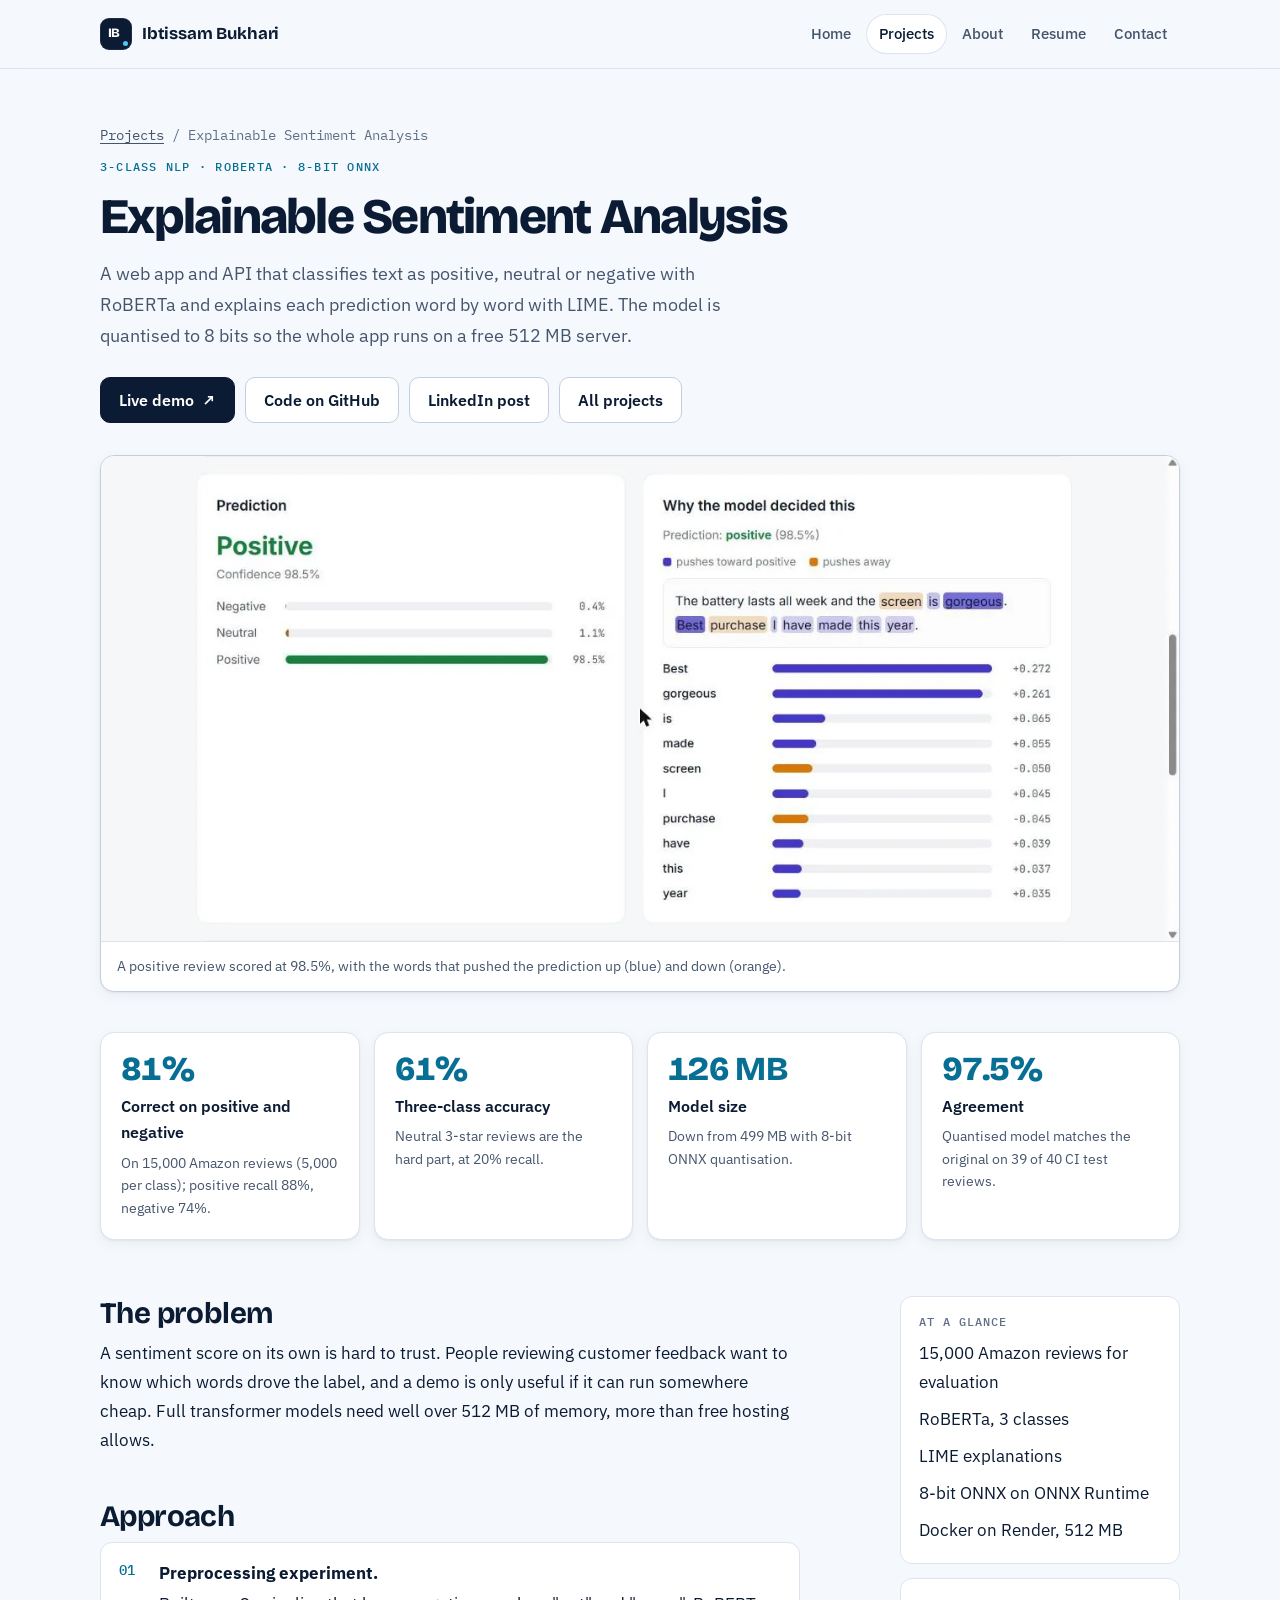
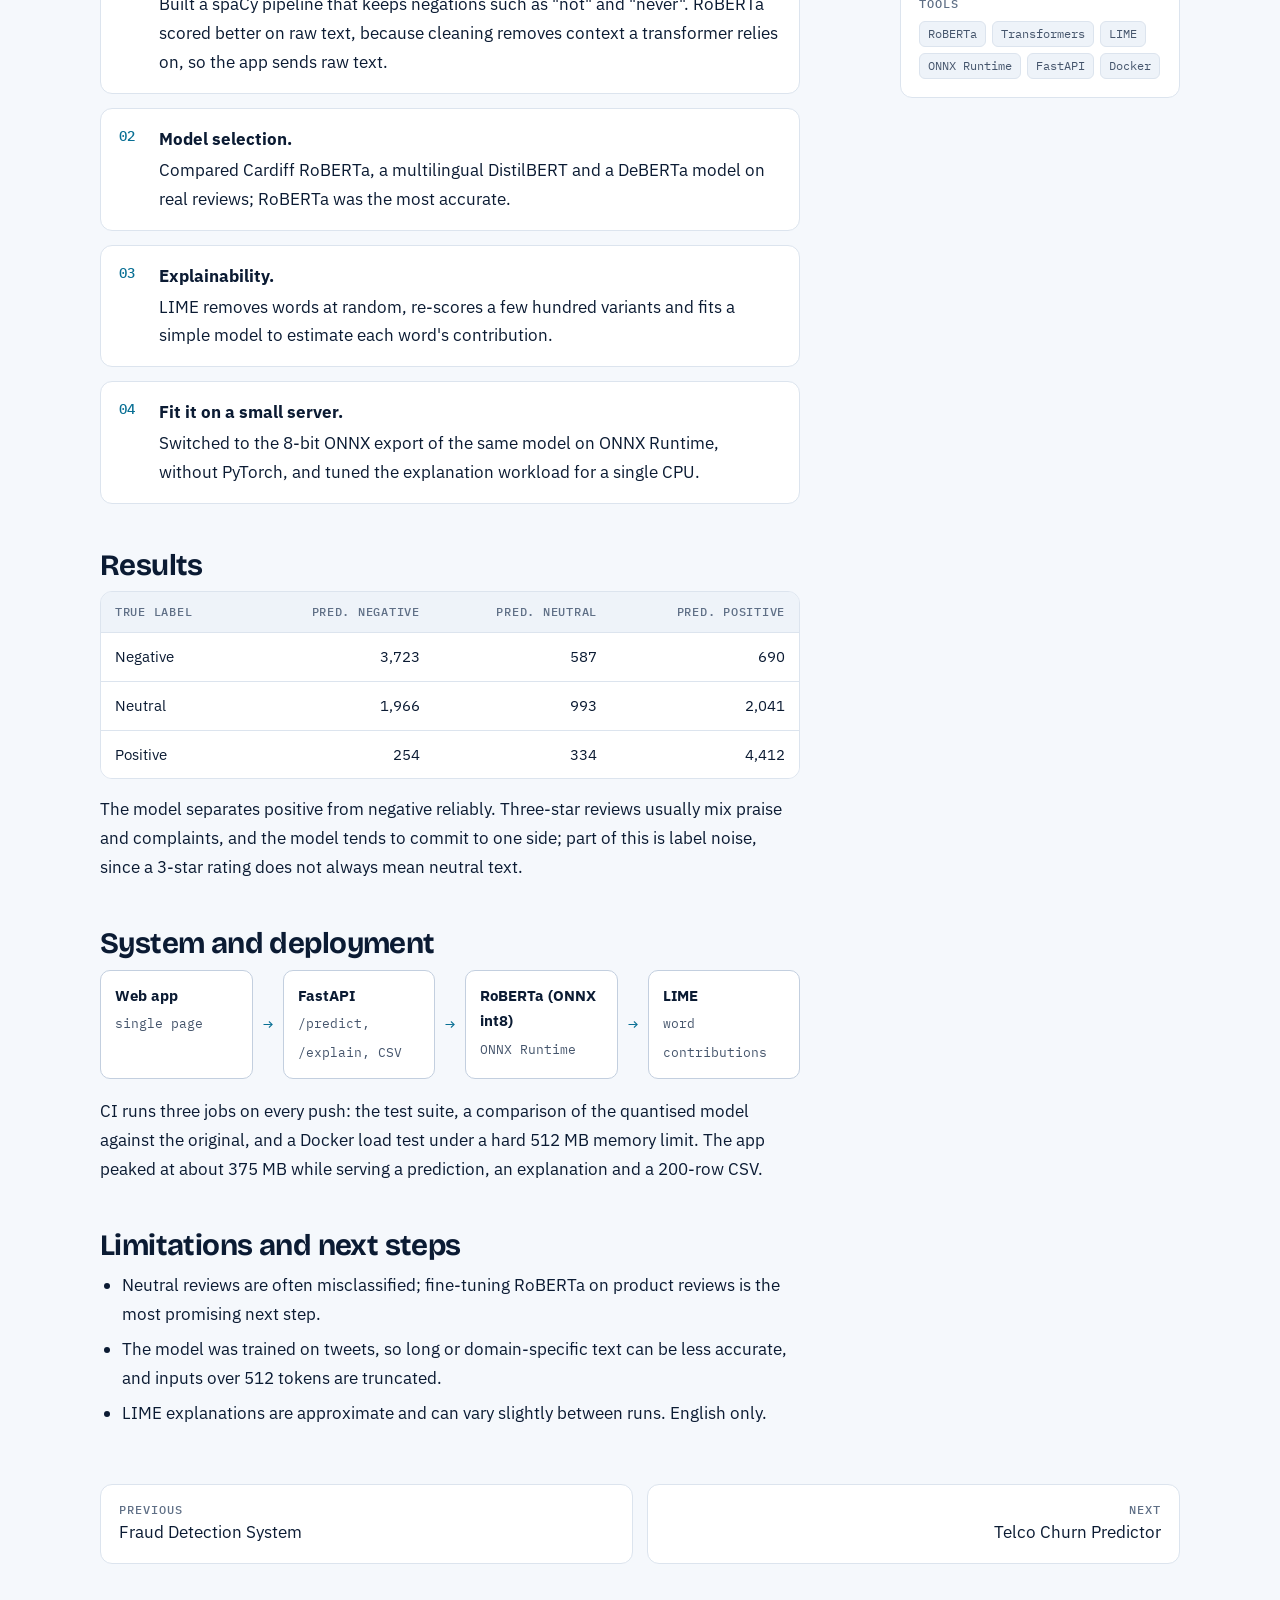
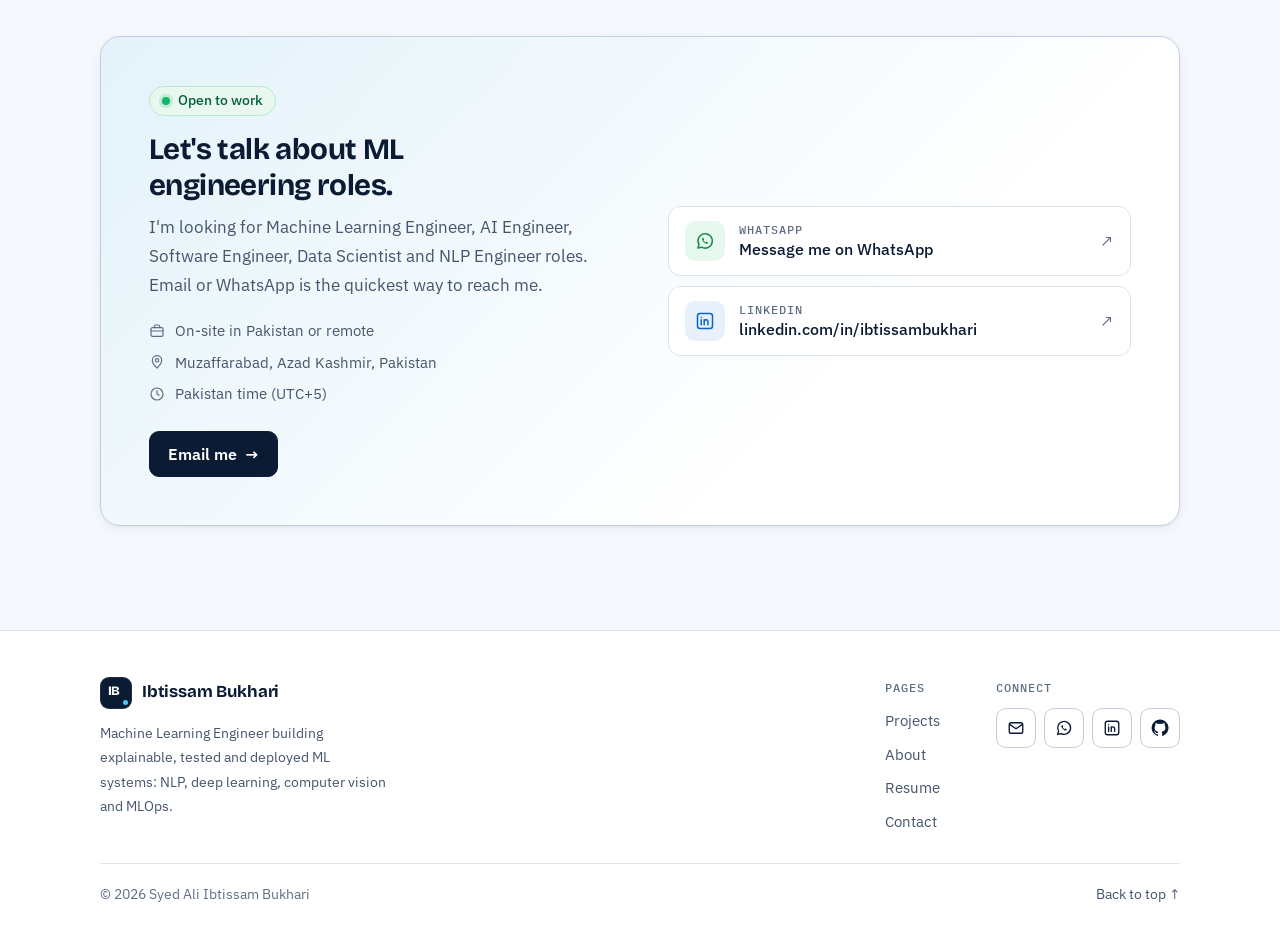
<file: projects/sentiment-analysis.html>
<!DOCTYPE html>
<html lang="en">
<head>
<meta charset="utf-8">
<meta name="viewport" content="width=device-width, initial-scale=1, viewport-fit=cover">
<title>Explainable Sentiment Analysis · Ibtissam Bukhari</title>
<meta name="description" content="Explainable Sentiment Analysis by Syed Ali Ibtissam Bukhari. Classifies reviews as positive, neutral or negative and highlights the words behind each prediction.">
<meta name="author" content="Syed Ali Ibtissam Bukhari">
<meta name="theme-color" content="#f5f8fc">
<link rel="canonical" href="https://ibtissambukhari.github.io/projects/sentiment-analysis.html">
<meta property="og:type" content="website">
<meta property="og:title" content="Explainable Sentiment Analysis · Ibtissam Bukhari">
<meta property="og:description" content="Explainable Sentiment Analysis by Syed Ali Ibtissam Bukhari. Classifies reviews as positive, neutral or negative and highlights the words behind each prediction.">
<meta property="og:url" content="https://ibtissambukhari.github.io/projects/sentiment-analysis.html">
<meta property="og:image" content="https://ibtissambukhari.github.io/assets/img/og.jpg?v=4">
<meta name="twitter:card" content="summary_large_image">
<link rel="icon" href="data:image/svg+xml,%3Csvg xmlns='http://www.w3.org/2000/svg' viewBox='0 0 32 32'%3E%3Crect width='32' height='32' rx='8' fill='%230b1b33'/%3E%3Ctext x='15' y='21' font-family='Arial' font-weight='800' font-size='13' fill='%23ffffff' text-anchor='middle'%3EIB%3C/text%3E%3Ccircle cx='26' cy='26' r='2.6' fill='%234cc9ee'/%3E%3C/svg%3E">
<link rel="preconnect" href="https://fonts.googleapis.com">
<link rel="preconnect" href="https://fonts.gstatic.com" crossorigin>
<link rel="stylesheet" href="https://fonts.googleapis.com/css2?family=Bricolage+Grotesque:opsz,wght@12..96,600;12..96,700;12..96,800&family=IBM+Plex+Mono:wght@400;500&family=IBM+Plex+Sans:wght@400;500;600&display=swap">
<link rel="stylesheet" href="../assets/css/site.css?v=15">
</head>
<body data-base="../">
<a class="skip" href="#main">Skip to content</a>
<header class="site-header">
  <div class="header-in">
    <a class="brand" href="../index.html"><span class="brand-mark" aria-hidden="true">IB</span>Ibtissam Bukhari</a>
    <button class="menu-btn" type="button" aria-expanded="false" aria-controls="main-nav" aria-label="Open menu"><span></span><span></span><span></span></button>
    <nav class="nav" id="main-nav" aria-label="Main"><a href="../index.html">Home</a><a href="../projects.html" aria-current="page">Projects</a><a href="../about.html">About</a><a href="../resume.html">Resume</a><a href="../index.html#contact">Contact</a></nav>
  </div>
</header>
<main id="main">
<section class="wrap detail-hero" aria-labelledby="t">
  <p class="crumbs"><a href="../projects.html">Projects</a> / Explainable Sentiment Analysis</p>
  <p class="eyebrow">3-class NLP · RoBERTa · 8-bit ONNX</p>
  <h1 id="t" class="page-title">Explainable Sentiment Analysis</h1>
  <p class="lede">A web app and API that classifies text as positive, neutral or negative with RoBERTa and explains each prediction word by word with LIME. The model is quantised to 8 bits so the whole app runs on a free 512 MB server.</p>
  <div class="actions"><a class="btn primary" href="https://sentiment-analyzer-rm0p.onrender.com">Live demo <span class="arrow" aria-hidden="true">↗</span></a><a class="btn" href="https://github.com/IbtissamBukhari/sentiment-analyzer">Code on GitHub</a><a class="btn" href="https://www.linkedin.com/feed/update/urn:li:activity:7519340059549024256/">LinkedIn post</a><a class="btn" href="../projects.html">All projects</a></div>
</section>
<div class="wrap">
  <figure class="figure" style="margin-bottom:40px"><picture><source srcset="../assets/img/sentiment.webp" type="image/webp"><img src="../assets/img/sentiment.jpg" alt="Sentiment app showing a positive prediction at 98.5% and the words that drove it" width="1280" height="720" loading="lazy" decoding="async"></picture><figcaption>A positive review scored at 98.5%, with the words that pushed the prediction up (blue) and down (orange).</figcaption></figure>
  <div class="metrics" style="margin-bottom:56px"><div class="metric"><span class="num">81%</span><span class="what">Correct on positive and negative</span><span class="ctx">On 15,000 Amazon reviews (5,000 per class); positive recall 88%, negative 74%.</span></div><div class="metric"><span class="num">61%</span><span class="what">Three-class accuracy</span><span class="ctx">Neutral 3-star reviews are the hard part, at 20% recall.</span></div><div class="metric"><span class="num">126 MB</span><span class="what">Model size</span><span class="ctx">Down from 499 MB with 8-bit ONNX quantisation.</span></div><div class="metric"><span class="num">97.5%</span><span class="what">Agreement</span><span class="ctx">Quantised model matches the original on 39 of 40 CI test reviews.</span></div></div>
  <div class="detail-grid">
    <article class="prose">
<h2>The problem</h2>
<p>A sentiment score on its own is hard to trust. People reviewing customer feedback want to know which words drove the label, and a demo is only useful if it can run somewhere cheap. Full transformer models need well over 512 MB of memory, more than free hosting allows.</p>
<h2>Approach</h2>
<ol class="steps">
<li><b>Preprocessing experiment.</b> Built a spaCy pipeline that keeps negations such as "not" and "never". RoBERTa scored better on raw text, because cleaning removes context a transformer relies on, so the app sends raw text.</li>
<li><b>Model selection.</b> Compared Cardiff RoBERTa, a multilingual DistilBERT and a DeBERTa model on real reviews; RoBERTa was the most accurate.</li>
<li><b>Explainability.</b> LIME removes words at random, re-scores a few hundred variants and fits a simple model to estimate each word's contribution.</li>
<li><b>Fit it on a small server.</b> Switched to the 8-bit ONNX export of the same model on ONNX Runtime, without PyTorch, and tuned the explanation workload for a single CPU.</li>
</ol>
<h2>Results</h2>
<div class="table-wrap"><table>
<thead><tr><th>True label</th><th class="n">Pred. negative</th><th class="n">Pred. neutral</th><th class="n">Pred. positive</th></tr></thead>
<tbody>
<tr><td>Negative</td><td class="n">3,723</td><td class="n">587</td><td class="n">690</td></tr>
<tr><td>Neutral</td><td class="n">1,966</td><td class="n">993</td><td class="n">2,041</td></tr>
<tr><td>Positive</td><td class="n">254</td><td class="n">334</td><td class="n">4,412</td></tr>
</tbody></table></div>
<p>The model separates positive from negative reliably. Three-star reviews usually mix praise and complaints, and the model tends to commit to one side; part of this is label noise, since a 3-star rating does not always mean neutral text.</p>
<h2>System and deployment</h2>
<div class="flow"><div class="node"><b>Web app</b><span>single page</span></div><span class="sep" aria-hidden="true">→</span><div class="node"><b>FastAPI</b><span>/predict, /explain, CSV</span></div><span class="sep" aria-hidden="true">→</span><div class="node"><b>RoBERTa (ONNX int8)</b><span>ONNX Runtime</span></div><span class="sep" aria-hidden="true">→</span><div class="node"><b>LIME</b><span>word contributions</span></div></div>
<p>CI runs three jobs on every push: the test suite, a comparison of the quantised model against the original, and a Docker load test under a hard 512 MB memory limit. The app peaked at about 375 MB while serving a prediction, an explanation and a 200-row CSV.</p>
<h2>Limitations and next steps</h2>
<ul><li>Neutral reviews are often misclassified; fine-tuning RoBERTa on product reviews is the most promising next step.</li><li>The model was trained on tweets, so long or domain-specific text can be less accurate, and inputs over 512 tokens are truncated.</li><li>LIME explanations are approximate and can vary slightly between runs. English only.</li></ul>
    </article>
    <aside class="aside" aria-label="Project facts">
      <div class="box"><h3>At a glance</h3><ul><li>15,000 Amazon reviews for evaluation</li><li>RoBERTa, 3 classes</li><li>LIME explanations</li><li>8-bit ONNX on ONNX Runtime</li><li>Docker on Render, 512 MB</li></ul></div>
      <div class="box"><h3>Tools</h3><ul class="badges"><li>RoBERTa</li><li>Transformers</li><li>LIME</li><li>ONNX Runtime</li><li>FastAPI</li><li>Docker</li></ul></div>
    </aside>
  </div>
  <nav class="pager" aria-label="More projects">
    <a href="fraud-detection.html"><small>Previous</small>Fraud Detection System</a>
    <a class="next" href="telco-churn.html"><small>Next</small>Telco Churn Predictor</a>
  </nav>
</div>
<section class="section" id="contact" aria-labelledby="contact-title">
  <div class="wrap">
    <div class="contact reveal">
      <div>
        <span class="status">Open to work</span>
        <h2 id="contact-title">Let's talk about ML engineering roles.</h2>
        <p>I'm looking for Machine Learning Engineer, AI Engineer, Software Engineer, Data Scientist and NLP Engineer roles. Email or WhatsApp is the quickest way to reach me.</p>
        <ul class="contact-meta">
          <li><svg viewBox="0 0 24 24" fill="none" stroke="currentColor" stroke-width="1.8" stroke-linecap="round" stroke-linejoin="round" aria-hidden="true"><rect x="3" y="7" width="18" height="13" rx="2"/><path d="M8 7V5a2 2 0 0 1 2-2h4a2 2 0 0 1 2 2v2M3 12h18"/></svg>On-site in Pakistan or remote</li>
          <li><svg viewBox="0 0 24 24" fill="none" stroke="currentColor" stroke-width="1.8" stroke-linecap="round" stroke-linejoin="round" aria-hidden="true"><path d="M12 21s-7-6.2-7-11.5a7 7 0 0 1 14 0C19 14.8 12 21 12 21z"/><circle cx="12" cy="9.5" r="2.5"/></svg>Muzaffarabad, Azad Kashmir, Pakistan</li>
          <li><svg viewBox="0 0 24 24" fill="none" stroke="currentColor" stroke-width="1.8" stroke-linecap="round" stroke-linejoin="round" aria-hidden="true"><circle cx="12" cy="12" r="9"/><path d="M12 7v5l3 2"/></svg>Pakistan time (UTC+5)</li>
        </ul>
        <div class="actions">
          <a class="btn primary" href="mailto:aliibtissam14@gmail.com">Email me <span class="arrow" aria-hidden="true">→</span></a>
        </div>
      </div>
      <ul class="contact-list">
        <li><a class="c-item" href="https://wa.me/923485190450?text=Hi%20Ali%2C%20I%20saw%20your%20portfolio.%20Would%20you%20be%20available%20for%20a%20quick%20chat%3F" target="_blank" rel="noopener"><span class="c-ic wa"><svg viewBox="0 0 24 24" fill="none" stroke="currentColor" stroke-width="1.8" stroke-linecap="round" stroke-linejoin="round" aria-hidden="true"><path d="M3.5 20.5l1.3-4.2A8.6 8.6 0 1 1 8 19.4z"/><path d="M9 8.6c.2-.5.7-.6 1-.4l.9 1.6c.1.3 0 .6-.2.8l-.5.5c.5 1 1.3 1.9 2.4 2.4l.5-.5c.2-.2.5-.3.8-.2l1.6.9c.3.2.3.7-.1 1-.6.6-1.5.8-2.3.5a8 8 0 0 1-4.5-4.4c-.3-.8-.1-1.6.4-2.2z" fill="currentColor" stroke="none"/></svg></span><span class="c-txt"><span class="k">WhatsApp</span><span class="v">Message me on WhatsApp</span></span><span class="c-go" aria-hidden="true">↗</span></a></li>
        <li><a class="c-item" href="https://www.linkedin.com/in/ibtissambukhari" target="_blank" rel="noopener"><span class="c-ic li"><svg viewBox="0 0 24 24" fill="none" stroke="currentColor" stroke-width="1.8" stroke-linecap="round" stroke-linejoin="round" aria-hidden="true"><rect x="3" y="3" width="18" height="18" rx="3"/><path d="M7.5 10.5V16.5M7.5 7.5v.01M11 16.5v-6M11 13.2c0-1.6 1-2.7 2.4-2.7s2.1 1 2.1 2.6v3.4"/></svg></span><span class="c-txt"><span class="k">LinkedIn</span><span class="v">linkedin.com/in/<wbr>ibtissambukhari</span></span><span class="c-go" aria-hidden="true">↗</span></a></li>
      </ul>
    </div>
  </div>
</section>
</main>
<footer class="site-footer">
  <div class="footer-in">
    <div class="footer-brand">
      <a class="brand" href="../index.html"><span class="brand-mark" aria-hidden="true">IB</span>Ibtissam Bukhari</a>
      <p>Machine Learning Engineer building explainable, tested and deployed ML systems: NLP, deep learning, computer vision and MLOps.</p>
    </div>
    <nav aria-labelledby="f-pages"><h2 id="f-pages">Pages</h2><ul class="footer-links"><li><a href="../projects.html">Projects</a></li><li><a href="../about.html">About</a></li><li><a href="../resume.html">Resume</a></li><li><a href="../index.html#contact">Contact</a></li></ul></nav>
    <div><h2>Connect</h2><ul class="socials">
      <li><a href="mailto:aliibtissam14@gmail.com" aria-label="Email"><svg viewBox="0 0 24 24" fill="none" stroke="currentColor" stroke-width="1.8" stroke-linecap="round" stroke-linejoin="round" aria-hidden="true"><rect x="3" y="5" width="18" height="14" rx="2.5"/><path d="m4 7.5 8 5.5 8-5.5"/></svg></a></li>
      <li><a href="https://wa.me/923485190450?text=Hi%20Ali%2C%20I%20saw%20your%20portfolio.%20Would%20you%20be%20available%20for%20a%20quick%20chat%3F" target="_blank" rel="noopener" aria-label="WhatsApp"><svg viewBox="0 0 24 24" fill="none" stroke="currentColor" stroke-width="1.8" stroke-linecap="round" stroke-linejoin="round" aria-hidden="true"><path d="M3.5 20.5l1.3-4.2A8.6 8.6 0 1 1 8 19.4z"/><path d="M9 8.6c.2-.5.7-.6 1-.4l.9 1.6c.1.3 0 .6-.2.8l-.5.5c.5 1 1.3 1.9 2.4 2.4l.5-.5c.2-.2.5-.3.8-.2l1.6.9c.3.2.3.7-.1 1-.6.6-1.5.8-2.3.5a8 8 0 0 1-4.5-4.4c-.3-.8-.1-1.6.4-2.2z" fill="currentColor" stroke="none"/></svg></a></li>
      <li><a href="https://www.linkedin.com/in/ibtissambukhari" target="_blank" rel="noopener" aria-label="LinkedIn"><svg viewBox="0 0 24 24" fill="none" stroke="currentColor" stroke-width="1.8" stroke-linecap="round" stroke-linejoin="round" aria-hidden="true"><rect x="3" y="3" width="18" height="18" rx="3"/><path d="M7.5 10.5V16.5M7.5 7.5v.01M11 16.5v-6M11 13.2c0-1.6 1-2.7 2.4-2.7s2.1 1 2.1 2.6v3.4"/></svg></a></li>
      <li><a href="https://github.com/IbtissamBukhari" target="_blank" rel="noopener" aria-label="GitHub"><svg viewBox="0 0 24 24" fill="currentColor" aria-hidden="true"><path d="M12 .8a11.2 11.2 0 0 0-3.54 21.83c.56.1.77-.24.77-.54v-1.9c-3.12.68-3.78-1.5-3.78-1.5-.51-1.3-1.25-1.64-1.25-1.64-1.02-.7.08-.68.08-.68 1.13.08 1.72 1.16 1.72 1.16 1 1.72 2.63 1.22 3.27.93.1-.73.39-1.22.71-1.5-2.49-.28-5.11-1.25-5.11-5.55 0-1.22.44-2.22 1.16-3.01-.12-.29-.5-1.43.11-2.98 0 0 .94-.3 3.09 1.15a10.7 10.7 0 0 1 5.62 0c2.14-1.45 3.08-1.15 3.08-1.15.62 1.55.23 2.69.11 2.98.72.79 1.16 1.79 1.16 3.01 0 4.31-2.63 5.26-5.13 5.54.4.35.76 1.03.76 2.08v3.08c0 .3.2.65.78.54A11.2 11.2 0 0 0 12 .8z"/></svg></a></li>
    </ul></div>
  </div>
  <div class="footer-bottom"><span>© 2026 Syed Ali Ibtissam Bukhari</span><a href="#main">Back to top ↑</a></div>
</footer>
<script src="../assets/js/projects.js?v=5" defer></script>
<script src="../assets/js/site.js?v=15" defer></script>
</body>
</html>
</file>
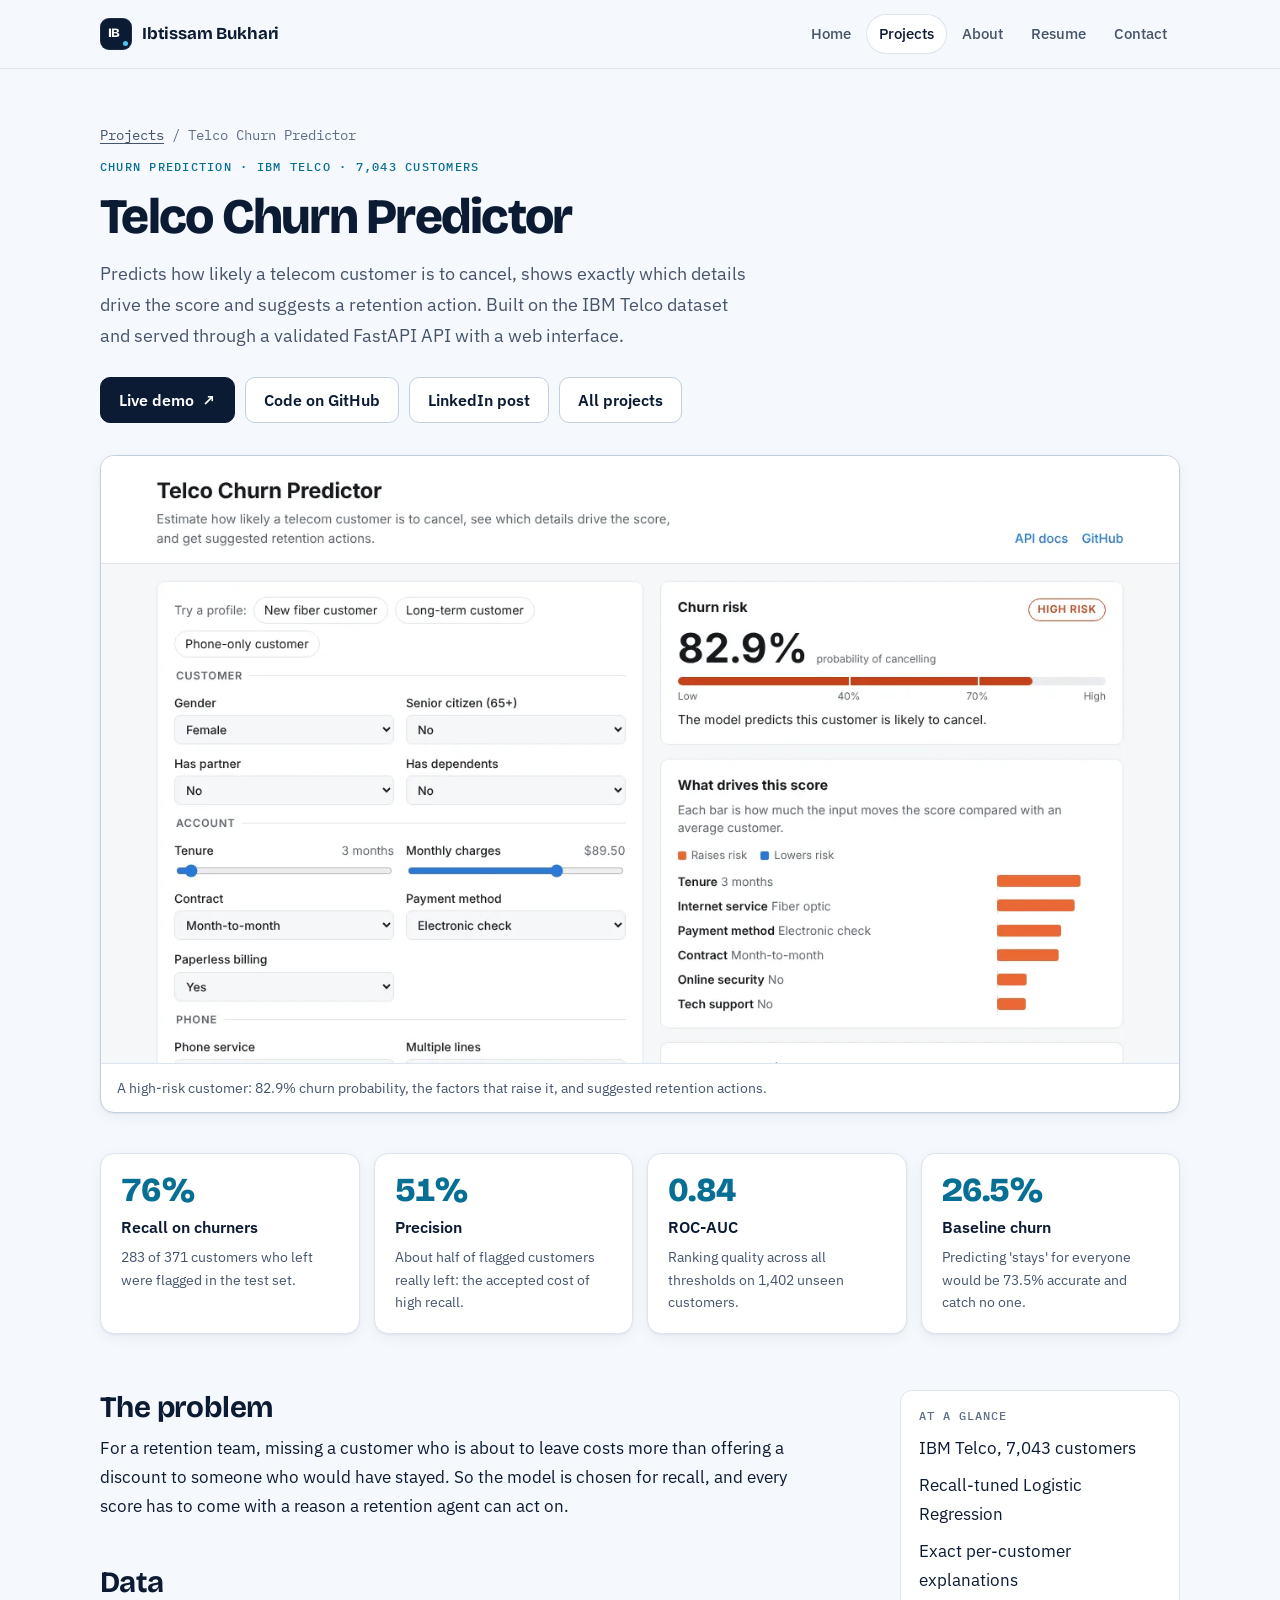
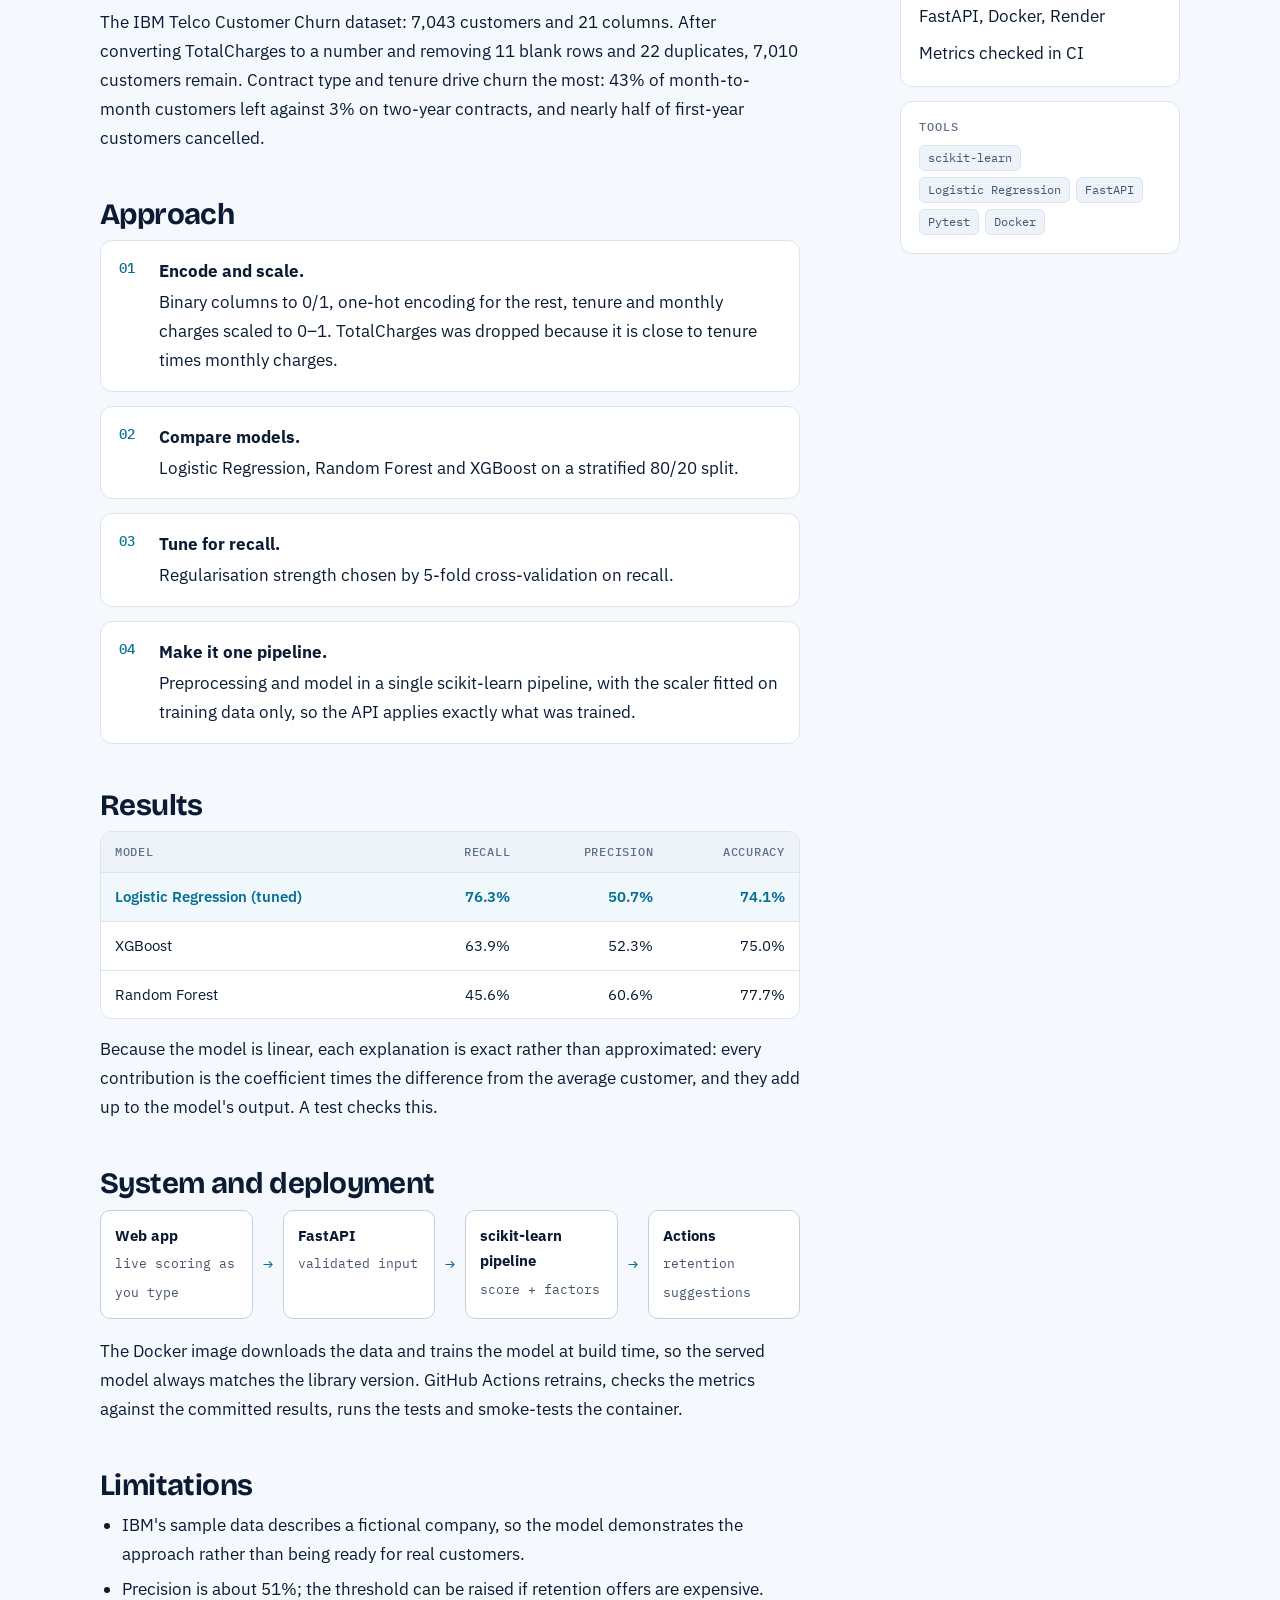
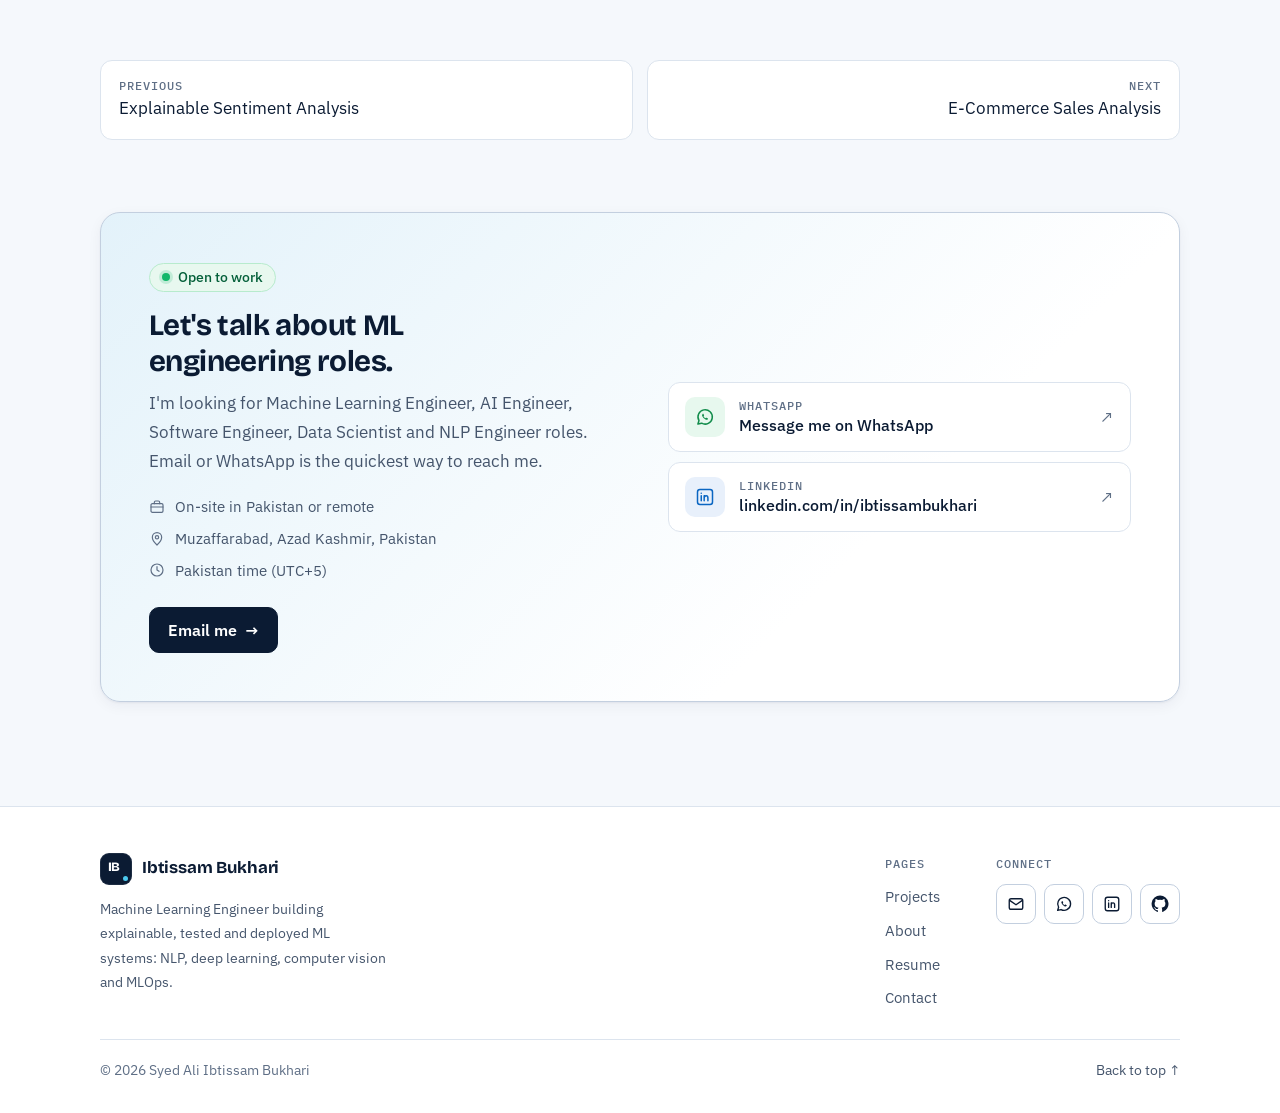
<file: projects/telco-churn.html>
<!DOCTYPE html>
<html lang="en">
<head>
<meta charset="utf-8">
<meta name="viewport" content="width=device-width, initial-scale=1, viewport-fit=cover">
<title>Telco Churn Predictor · Ibtissam Bukhari</title>
<meta name="description" content="Telco Churn Predictor by Syed Ali Ibtissam Bukhari. Predicts which customers are about to cancel, explains each score and suggests a retention action.">
<meta name="author" content="Syed Ali Ibtissam Bukhari">
<meta name="theme-color" content="#f5f8fc">
<link rel="canonical" href="https://ibtissambukhari.github.io/projects/telco-churn.html">
<meta property="og:type" content="website">
<meta property="og:title" content="Telco Churn Predictor · Ibtissam Bukhari">
<meta property="og:description" content="Telco Churn Predictor by Syed Ali Ibtissam Bukhari. Predicts which customers are about to cancel, explains each score and suggests a retention action.">
<meta property="og:url" content="https://ibtissambukhari.github.io/projects/telco-churn.html">
<meta property="og:image" content="https://ibtissambukhari.github.io/assets/img/og.jpg?v=4">
<meta name="twitter:card" content="summary_large_image">
<link rel="icon" href="data:image/svg+xml,%3Csvg xmlns='http://www.w3.org/2000/svg' viewBox='0 0 32 32'%3E%3Crect width='32' height='32' rx='8' fill='%230b1b33'/%3E%3Ctext x='15' y='21' font-family='Arial' font-weight='800' font-size='13' fill='%23ffffff' text-anchor='middle'%3EIB%3C/text%3E%3Ccircle cx='26' cy='26' r='2.6' fill='%234cc9ee'/%3E%3C/svg%3E">
<link rel="preconnect" href="https://fonts.googleapis.com">
<link rel="preconnect" href="https://fonts.gstatic.com" crossorigin>
<link rel="stylesheet" href="https://fonts.googleapis.com/css2?family=Bricolage+Grotesque:opsz,wght@12..96,600;12..96,700;12..96,800&family=IBM+Plex+Mono:wght@400;500&family=IBM+Plex+Sans:wght@400;500;600&display=swap">
<link rel="stylesheet" href="../assets/css/site.css?v=15">
</head>
<body data-base="../">
<a class="skip" href="#main">Skip to content</a>
<header class="site-header">
  <div class="header-in">
    <a class="brand" href="../index.html"><span class="brand-mark" aria-hidden="true">IB</span>Ibtissam Bukhari</a>
    <button class="menu-btn" type="button" aria-expanded="false" aria-controls="main-nav" aria-label="Open menu"><span></span><span></span><span></span></button>
    <nav class="nav" id="main-nav" aria-label="Main"><a href="../index.html">Home</a><a href="../projects.html" aria-current="page">Projects</a><a href="../about.html">About</a><a href="../resume.html">Resume</a><a href="../index.html#contact">Contact</a></nav>
  </div>
</header>
<main id="main">
<section class="wrap detail-hero" aria-labelledby="t">
  <p class="crumbs"><a href="../projects.html">Projects</a> / Telco Churn Predictor</p>
  <p class="eyebrow">churn prediction · IBM Telco · 7,043 customers</p>
  <h1 id="t" class="page-title">Telco Churn Predictor</h1>
  <p class="lede">Predicts how likely a telecom customer is to cancel, shows exactly which details drive the score and suggests a retention action. Built on the IBM Telco dataset and served through a validated FastAPI API with a web interface.</p>
  <div class="actions"><a class="btn primary" href="https://telco-churn-predictor-62b1.onrender.com">Live demo <span class="arrow" aria-hidden="true">↗</span></a><a class="btn" href="https://github.com/IbtissamBukhari/telco-churn-predictor">Code on GitHub</a><a class="btn" href="https://www.linkedin.com/feed/update/urn:li:activity:7518724342030217216/">LinkedIn post</a><a class="btn" href="../projects.html">All projects</a></div>
</section>
<div class="wrap">
  <figure class="figure" style="margin-bottom:40px"><picture><source srcset="../assets/img/telco.webp" type="image/webp"><img src="../assets/img/telco.jpg" alt="Churn predictor showing an 82.9% high-risk score, the factors behind it and suggested actions" width="1280" height="720" loading="lazy" decoding="async"></picture><figcaption>A high-risk customer: 82.9% churn probability, the factors that raise it, and suggested retention actions.</figcaption></figure>
  <div class="metrics" style="margin-bottom:56px"><div class="metric"><span class="num">76%</span><span class="what">Recall on churners</span><span class="ctx">283 of 371 customers who left were flagged in the test set.</span></div><div class="metric"><span class="num">51%</span><span class="what">Precision</span><span class="ctx">About half of flagged customers really left: the accepted cost of high recall.</span></div><div class="metric"><span class="num">0.84</span><span class="what">ROC-AUC</span><span class="ctx">Ranking quality across all thresholds on 1,402 unseen customers.</span></div><div class="metric"><span class="num">26.5%</span><span class="what">Baseline churn</span><span class="ctx">Predicting 'stays' for everyone would be 73.5% accurate and catch no one.</span></div></div>
  <div class="detail-grid">
    <article class="prose">
<h2>The problem</h2>
<p>For a retention team, missing a customer who is about to leave costs more than offering a discount to someone who would have stayed. So the model is chosen for recall, and every score has to come with a reason a retention agent can act on.</p>
<h2>Data</h2>
<p>The IBM Telco Customer Churn dataset: 7,043 customers and 21 columns. After converting TotalCharges to a number and removing 11 blank rows and 22 duplicates, 7,010 customers remain. Contract type and tenure drive churn the most: 43% of month-to-month customers left against 3% on two-year contracts, and nearly half of first-year customers cancelled.</p>
<h2>Approach</h2>
<ol class="steps">
<li><b>Encode and scale.</b> Binary columns to 0/1, one-hot encoding for the rest, tenure and monthly charges scaled to 0–1. TotalCharges was dropped because it is close to tenure times monthly charges.</li>
<li><b>Compare models.</b> Logistic Regression, Random Forest and XGBoost on a stratified 80/20 split.</li>
<li><b>Tune for recall.</b> Regularisation strength chosen by 5-fold cross-validation on recall.</li>
<li><b>Make it one pipeline.</b> Preprocessing and model in a single scikit-learn pipeline, with the scaler fitted on training data only, so the API applies exactly what was trained.</li>
</ol>
<h2>Results</h2>
<div class="table-wrap"><table>
<thead><tr><th>Model</th><th class="n">Recall</th><th class="n">Precision</th><th class="n">Accuracy</th></tr></thead>
<tbody><tr class="best"><td>Logistic Regression (tuned)</td><td class="n">76.3%</td><td class="n">50.7%</td><td class="n">74.1%</td></tr>
<tr><td>XGBoost</td><td class="n">63.9%</td><td class="n">52.3%</td><td class="n">75.0%</td></tr>
<tr><td>Random Forest</td><td class="n">45.6%</td><td class="n">60.6%</td><td class="n">77.7%</td></tr></tbody></table></div>
<p>Because the model is linear, each explanation is exact rather than approximated: every contribution is the coefficient times the difference from the average customer, and they add up to the model's output. A test checks this.</p>
<h2>System and deployment</h2>
<div class="flow"><div class="node"><b>Web app</b><span>live scoring as you type</span></div><span class="sep" aria-hidden="true">→</span><div class="node"><b>FastAPI</b><span>validated input</span></div><span class="sep" aria-hidden="true">→</span><div class="node"><b>scikit-learn pipeline</b><span>score + factors</span></div><span class="sep" aria-hidden="true">→</span><div class="node"><b>Actions</b><span>retention suggestions</span></div></div>
<p>The Docker image downloads the data and trains the model at build time, so the served model always matches the library version. GitHub Actions retrains, checks the metrics against the committed results, runs the tests and smoke-tests the container.</p>
<h2>Limitations</h2>
<ul><li>IBM's sample data describes a fictional company, so the model demonstrates the approach rather than being ready for real customers.</li><li>Precision is about 51%; the threshold can be raised if retention offers are expensive.</li></ul>
    </article>
    <aside class="aside" aria-label="Project facts">
      <div class="box"><h3>At a glance</h3><ul><li>IBM Telco, 7,043 customers</li><li>Recall-tuned Logistic Regression</li><li>Exact per-customer explanations</li><li>FastAPI, Docker, Render</li><li>Metrics checked in CI</li></ul></div>
      <div class="box"><h3>Tools</h3><ul class="badges"><li>scikit-learn</li><li>Logistic Regression</li><li>FastAPI</li><li>Pytest</li><li>Docker</li></ul></div>
    </aside>
  </div>
  <nav class="pager" aria-label="More projects">
    <a href="sentiment-analysis.html"><small>Previous</small>Explainable Sentiment Analysis</a>
    <a class="next" href="ecommerce-analysis.html"><small>Next</small>E-Commerce Sales Analysis</a>
  </nav>
</div>
<section class="section" id="contact" aria-labelledby="contact-title">
  <div class="wrap">
    <div class="contact reveal">
      <div>
        <span class="status">Open to work</span>
        <h2 id="contact-title">Let's talk about ML engineering roles.</h2>
        <p>I'm looking for Machine Learning Engineer, AI Engineer, Software Engineer, Data Scientist and NLP Engineer roles. Email or WhatsApp is the quickest way to reach me.</p>
        <ul class="contact-meta">
          <li><svg viewBox="0 0 24 24" fill="none" stroke="currentColor" stroke-width="1.8" stroke-linecap="round" stroke-linejoin="round" aria-hidden="true"><rect x="3" y="7" width="18" height="13" rx="2"/><path d="M8 7V5a2 2 0 0 1 2-2h4a2 2 0 0 1 2 2v2M3 12h18"/></svg>On-site in Pakistan or remote</li>
          <li><svg viewBox="0 0 24 24" fill="none" stroke="currentColor" stroke-width="1.8" stroke-linecap="round" stroke-linejoin="round" aria-hidden="true"><path d="M12 21s-7-6.2-7-11.5a7 7 0 0 1 14 0C19 14.8 12 21 12 21z"/><circle cx="12" cy="9.5" r="2.5"/></svg>Muzaffarabad, Azad Kashmir, Pakistan</li>
          <li><svg viewBox="0 0 24 24" fill="none" stroke="currentColor" stroke-width="1.8" stroke-linecap="round" stroke-linejoin="round" aria-hidden="true"><circle cx="12" cy="12" r="9"/><path d="M12 7v5l3 2"/></svg>Pakistan time (UTC+5)</li>
        </ul>
        <div class="actions">
          <a class="btn primary" href="mailto:aliibtissam14@gmail.com">Email me <span class="arrow" aria-hidden="true">→</span></a>
        </div>
      </div>
      <ul class="contact-list">
        <li><a class="c-item" href="https://wa.me/923485190450?text=Hi%20Ali%2C%20I%20saw%20your%20portfolio.%20Would%20you%20be%20available%20for%20a%20quick%20chat%3F" target="_blank" rel="noopener"><span class="c-ic wa"><svg viewBox="0 0 24 24" fill="none" stroke="currentColor" stroke-width="1.8" stroke-linecap="round" stroke-linejoin="round" aria-hidden="true"><path d="M3.5 20.5l1.3-4.2A8.6 8.6 0 1 1 8 19.4z"/><path d="M9 8.6c.2-.5.7-.6 1-.4l.9 1.6c.1.3 0 .6-.2.8l-.5.5c.5 1 1.3 1.9 2.4 2.4l.5-.5c.2-.2.5-.3.8-.2l1.6.9c.3.2.3.7-.1 1-.6.6-1.5.8-2.3.5a8 8 0 0 1-4.5-4.4c-.3-.8-.1-1.6.4-2.2z" fill="currentColor" stroke="none"/></svg></span><span class="c-txt"><span class="k">WhatsApp</span><span class="v">Message me on WhatsApp</span></span><span class="c-go" aria-hidden="true">↗</span></a></li>
        <li><a class="c-item" href="https://www.linkedin.com/in/ibtissambukhari" target="_blank" rel="noopener"><span class="c-ic li"><svg viewBox="0 0 24 24" fill="none" stroke="currentColor" stroke-width="1.8" stroke-linecap="round" stroke-linejoin="round" aria-hidden="true"><rect x="3" y="3" width="18" height="18" rx="3"/><path d="M7.5 10.5V16.5M7.5 7.5v.01M11 16.5v-6M11 13.2c0-1.6 1-2.7 2.4-2.7s2.1 1 2.1 2.6v3.4"/></svg></span><span class="c-txt"><span class="k">LinkedIn</span><span class="v">linkedin.com/in/<wbr>ibtissambukhari</span></span><span class="c-go" aria-hidden="true">↗</span></a></li>
      </ul>
    </div>
  </div>
</section>
</main>
<footer class="site-footer">
  <div class="footer-in">
    <div class="footer-brand">
      <a class="brand" href="../index.html"><span class="brand-mark" aria-hidden="true">IB</span>Ibtissam Bukhari</a>
      <p>Machine Learning Engineer building explainable, tested and deployed ML systems: NLP, deep learning, computer vision and MLOps.</p>
    </div>
    <nav aria-labelledby="f-pages"><h2 id="f-pages">Pages</h2><ul class="footer-links"><li><a href="../projects.html">Projects</a></li><li><a href="../about.html">About</a></li><li><a href="../resume.html">Resume</a></li><li><a href="../index.html#contact">Contact</a></li></ul></nav>
    <div><h2>Connect</h2><ul class="socials">
      <li><a href="mailto:aliibtissam14@gmail.com" aria-label="Email"><svg viewBox="0 0 24 24" fill="none" stroke="currentColor" stroke-width="1.8" stroke-linecap="round" stroke-linejoin="round" aria-hidden="true"><rect x="3" y="5" width="18" height="14" rx="2.5"/><path d="m4 7.5 8 5.5 8-5.5"/></svg></a></li>
      <li><a href="https://wa.me/923485190450?text=Hi%20Ali%2C%20I%20saw%20your%20portfolio.%20Would%20you%20be%20available%20for%20a%20quick%20chat%3F" target="_blank" rel="noopener" aria-label="WhatsApp"><svg viewBox="0 0 24 24" fill="none" stroke="currentColor" stroke-width="1.8" stroke-linecap="round" stroke-linejoin="round" aria-hidden="true"><path d="M3.5 20.5l1.3-4.2A8.6 8.6 0 1 1 8 19.4z"/><path d="M9 8.6c.2-.5.7-.6 1-.4l.9 1.6c.1.3 0 .6-.2.8l-.5.5c.5 1 1.3 1.9 2.4 2.4l.5-.5c.2-.2.5-.3.8-.2l1.6.9c.3.2.3.7-.1 1-.6.6-1.5.8-2.3.5a8 8 0 0 1-4.5-4.4c-.3-.8-.1-1.6.4-2.2z" fill="currentColor" stroke="none"/></svg></a></li>
      <li><a href="https://www.linkedin.com/in/ibtissambukhari" target="_blank" rel="noopener" aria-label="LinkedIn"><svg viewBox="0 0 24 24" fill="none" stroke="currentColor" stroke-width="1.8" stroke-linecap="round" stroke-linejoin="round" aria-hidden="true"><rect x="3" y="3" width="18" height="18" rx="3"/><path d="M7.5 10.5V16.5M7.5 7.5v.01M11 16.5v-6M11 13.2c0-1.6 1-2.7 2.4-2.7s2.1 1 2.1 2.6v3.4"/></svg></a></li>
      <li><a href="https://github.com/IbtissamBukhari" target="_blank" rel="noopener" aria-label="GitHub"><svg viewBox="0 0 24 24" fill="currentColor" aria-hidden="true"><path d="M12 .8a11.2 11.2 0 0 0-3.54 21.83c.56.1.77-.24.77-.54v-1.9c-3.12.68-3.78-1.5-3.78-1.5-.51-1.3-1.25-1.64-1.25-1.64-1.02-.7.08-.68.08-.68 1.13.08 1.72 1.16 1.72 1.16 1 1.72 2.63 1.22 3.27.93.1-.73.39-1.22.71-1.5-2.49-.28-5.11-1.25-5.11-5.55 0-1.22.44-2.22 1.16-3.01-.12-.29-.5-1.43.11-2.98 0 0 .94-.3 3.09 1.15a10.7 10.7 0 0 1 5.62 0c2.14-1.45 3.08-1.15 3.08-1.15.62 1.55.23 2.69.11 2.98.72.79 1.16 1.79 1.16 3.01 0 4.31-2.63 5.26-5.13 5.54.4.35.76 1.03.76 2.08v3.08c0 .3.2.65.78.54A11.2 11.2 0 0 0 12 .8z"/></svg></a></li>
    </ul></div>
  </div>
  <div class="footer-bottom"><span>© 2026 Syed Ali Ibtissam Bukhari</span><a href="#main">Back to top ↑</a></div>
</footer>
<script src="../assets/js/projects.js?v=5" defer></script>
<script src="../assets/js/site.js?v=15" defer></script>
</body>
</html>
</file>
<file: assets/css/site.css>
/* Ibtissam Bukhari portfolio
   Light theme: navy text with a cyan signal colour, matching the LinkedIn banner.
   Type: Bricolage Grotesque (headings), IBM Plex Sans (body, 17px), IBM Plex Mono (labels and numbers). */
:root {
  --bg: #f5f8fc;
  --band: #edf2f8;
  --surface: #ffffff;
  --surface-2: #eef3f9;
  --line: #dce4ee;
  --line-strong: #c3cfdf;
  --ink: #0b1b33;
  --muted: #45556c;
  --faint: #5f6f86;
  --accent: #086f94;
  --accent-bright: #4cc9ee;
  --accent-ink: #ffffff;
  --accent-soft: rgba(14, 150, 196, 0.08);
  --shadow: 0 1px 2px rgba(11, 27, 51, 0.05), 0 4px 14px rgba(11, 27, 51, 0.05);
  --display: "Bricolage Grotesque", "Segoe UI", system-ui, sans-serif;
  --body: "IBM Plex Sans", "Segoe UI", system-ui, sans-serif;
  --mono: "IBM Plex Mono", ui-monospace, Menlo, Consolas, monospace;
  --t-hero: clamp(2.6rem, 6.4vw, 4.4rem);
  --t-page: clamp(2.1rem, 4.8vw, 3.1rem);
  --t-h2: clamp(1.5rem, 2.6vw, 1.85rem);
  --t-h3: 1.3rem;
  --t-small: 0.9rem;
  --t-label: 0.78rem;
  --radius: 14px;
  --gutter-l: max(20px, env(safe-area-inset-left, 0px));
  --gutter-r: max(20px, env(safe-area-inset-right, 0px));
  color-scheme: light;
}

*, *::before, *::after { box-sizing: border-box; }
html { -webkit-text-size-adjust: 100%; scroll-padding-top: 84px; }
body {
  margin: 0;
  background: var(--bg);
  color: var(--ink);
  font: 1.0625rem/1.7 var(--body);
  padding-left: var(--gutter-l);
  padding-right: var(--gutter-r);
}
img { max-width: 100%; height: auto; display: block; }
a { color: var(--accent); text-underline-offset: 3px; text-decoration-thickness: 1px; }
a:hover { text-decoration-thickness: 2px; }
:focus-visible { outline: 2px solid var(--accent); outline-offset: 3px; border-radius: 6px; }
[hidden] { display: none !important; }
.sr-only { position: absolute; width: 1px; height: 1px; padding: 0; margin: -1px; overflow: hidden; clip: rect(0 0 0 0); white-space: nowrap; border: 0; }
::selection { background: var(--accent-bright); color: var(--ink); }

.skip { position: absolute; left: -9999px; top: 8px; z-index: 50; background: var(--ink); color: #fff; padding: 8px 14px; border-radius: 8px; font-weight: 600; }
.skip:focus { left: var(--gutter-l); }

.wrap { max-width: 1080px; margin: 0 auto; }
.narrow { max-width: 760px; }

/* ---------- Header ---------- */
body::before { content: ""; position: fixed; inset: 0 0 auto; height: env(safe-area-inset-top, 0px); z-index: 20; background: var(--bg); }
.site-header {
  position: sticky; top: env(safe-area-inset-top, 0px); z-index: 10;
  margin-left: calc(-1 * var(--gutter-l)); margin-right: calc(-1 * var(--gutter-r));
  padding-left: var(--gutter-l); padding-right: var(--gutter-r);
  background: rgba(245, 248, 252, 0.88);
  backdrop-filter: saturate(140%) blur(10px);
  -webkit-backdrop-filter: saturate(140%) blur(10px);
  border-bottom: 1px solid var(--line);
}
.header-in { max-width: 1080px; margin: 0 auto; display: flex; align-items: center; justify-content: space-between; gap: 10px 24px; flex-wrap: wrap; padding-block: 14px; }
.brand { display: inline-flex; align-items: center; gap: 10px; color: var(--ink); text-decoration: none; font: 700 1.05rem/1 var(--display); letter-spacing: -0.01em; }
.brand-mark { position: relative; width: 32px; height: 32px; border-radius: 9px; background: var(--ink); color: #fff; display: grid; place-items: center; font: 800 0.8rem/1 var(--display); letter-spacing: -0.01em; padding: 0 4px 2px 0; box-shadow: inset 0 0 0 1px rgba(255,255,255,0.08); }
.brand-mark::after { content: ""; position: absolute; right: 4px; bottom: 4px; width: 5px; height: 5px; border-radius: 50%; background: var(--accent-bright); }
.nav { display: flex; flex-wrap: wrap; gap: 2px; }
.nav a { color: var(--muted); text-decoration: none; font-weight: 500; font-size: 0.95rem; padding: 7px 13px; border-radius: 999px; }
.nav a:hover { color: var(--ink); background: var(--surface-2); }
.nav a[aria-current="page"] { color: var(--ink); background: var(--surface); box-shadow: inset 0 0 0 1px var(--line); }

/* ---------- Type ---------- */
.eyebrow { font: 500 var(--t-label)/1.2 var(--mono); letter-spacing: 0.1em; text-transform: uppercase; color: var(--accent); margin: 0; }
h1, h2, h3 { text-wrap: balance; }
h1 { font: 800 var(--t-hero)/1.02 var(--display); letter-spacing: -0.035em; margin: 16px 0 14px; }
.page-title { font-size: var(--t-page); line-height: 1.08; }
h2 { font: 700 var(--t-h2)/1.2 var(--display); letter-spacing: -0.02em; margin: 0 0 8px; }
h3 { font: 700 var(--t-h3)/1.3 var(--display); letter-spacing: -0.01em; margin: 0; }
p { margin: 0 0 16px; }
.lede { font-size: 1.15rem; color: var(--muted); max-width: 60ch; }
.lede strong { color: var(--ink); font-weight: 600; }
.muted { color: var(--muted); }
.section-head { display: flex; justify-content: space-between; align-items: end; gap: 12px 24px; flex-wrap: wrap; margin-bottom: 26px; }
.section-head p { margin: 0; color: var(--muted); max-width: 60ch; }

main { display: block; }
.section { padding-block: 72px; }
.section + .section { padding-top: 24px; }
.band { background: var(--band); border-block: 1px solid var(--line); margin-left: calc(-1 * var(--gutter-l)); margin-right: calc(-1 * var(--gutter-r)); padding-left: var(--gutter-l); padding-right: var(--gutter-r); }

/* ---------- Buttons ---------- */
.actions { display: flex; flex-wrap: wrap; gap: 10px; }
.btn { display: inline-flex; align-items: center; justify-content: center; gap: 8px; min-height: 46px; padding: 11px 18px; border-radius: 10px; border: 1px solid var(--line-strong); background: var(--surface); color: var(--ink); font: 600 0.98rem/1.2 var(--body); text-decoration: none; cursor: pointer; }
.btn:hover { border-color: var(--accent); text-decoration: none; }
.btn.primary { background: var(--ink); border-color: var(--ink); color: #fff; }
.btn.primary:hover { background: #16304f; border-color: #16304f; }
.btn .arrow { transition: transform .2s ease; }
.btn:hover .arrow { transform: translateX(3px); }

/* ---------- Hero ---------- */
.hero { background: linear-gradient(180deg, #eaf4fa, var(--bg)); position: relative; isolation: isolate; margin-left: calc(-1 * var(--gutter-l)); margin-right: calc(-1 * var(--gutter-r)); padding-left: var(--gutter-l); padding-right: var(--gutter-r); overflow: hidden; border-bottom: 1px solid var(--line); }
.hero canvas { position: absolute; inset: 0; width: 100%; height: 100%; z-index: -1; opacity: 0.9; }
.hero::after { content: ""; position: absolute; inset: 0; z-index: -1; background: radial-gradient(ellipse 70% 80% at 25% 45%, rgba(245,248,252,0.94), rgba(245,248,252,0.6) 60%, rgba(245,248,252,0.15)); pointer-events: none; }
.hero-in { max-width: 1080px; margin: 0 auto; display: grid; grid-template-columns: minmax(0, 1fr) auto; gap: 48px; align-items: center; padding-block: 76px 64px; }
.focus { font: 500 1rem/1.5 var(--mono); color: var(--ink); margin: 0 0 18px; opacity: 0.92; }
.focus span { color: var(--accent); }
.hero .actions { margin-top: 28px; }
.hero-meta { margin-top: 22px; font: 400 var(--t-small)/1.6 var(--mono); color: var(--faint); }
.portrait { width: 260px; aspect-ratio: 1; border-radius: 50%; object-fit: cover; border: 1px solid var(--line-strong); box-shadow: 0 0 0 8px rgba(76, 201, 238, 0.18), 0 24px 50px rgba(11, 27, 51, 0.18); }

/* entrance */
@media (prefers-reduced-motion: no-preference) {
  .enter { animation: enter .7s cubic-bezier(.2,.7,.2,1) both; }
  .enter.d1 { animation-delay: .06s; } .enter.d2 { animation-delay: .14s; } .enter.d3 { animation-delay: .22s; } .enter.d4 { animation-delay: .3s; } .enter.d5 { animation-delay: .38s; }
  @keyframes enter { from { opacity: 0; transform: translateY(14px); } to { opacity: 1; transform: none; } }
}

/* ---------- Metrics ---------- */
.metrics { display: grid; grid-template-columns: repeat(4, minmax(0, 1fr)); gap: 14px; }
.metric { background: var(--surface); border: 1px solid var(--line); border-radius: var(--radius); box-shadow: var(--shadow); padding: 20px; display: flex; flex-direction: column; gap: 6px; }
.metric .num { font: 800 2.1rem/1 var(--display); letter-spacing: -0.02em; color: var(--accent); font-variant-numeric: tabular-nums; }
.metric .what { font-weight: 600; font-size: 0.98rem; }
.metric .ctx { font-size: var(--t-small); color: var(--muted); line-height: 1.55; }

/* scroll reveal: visible by default, JS only hides elements that are below the fold */
.js .reveal.pre { opacity: 0; transform: translateY(12px); }
.js .reveal { transition: opacity .6s ease, transform .6s cubic-bezier(.2,.7,.2,1); }
@media (prefers-reduced-motion: reduce) { .js .reveal.pre { opacity: 1; transform: none; } }

/* ---------- Project cards ---------- */
.grid-2 { display: grid; grid-template-columns: repeat(2, minmax(0, 1fr)); gap: 22px; }
.grid-3 { display: grid; grid-template-columns: repeat(3, minmax(0, 1fr)); gap: 20px; }
.pcard { position: relative; display: flex; flex-direction: column; background: var(--surface); border: 1px solid var(--line); border-radius: var(--radius); overflow: hidden; box-shadow: var(--shadow); transition: transform .2s ease, border-color .2s ease, box-shadow .2s ease; }
.pcard:hover { transform: translateY(-4px); border-color: var(--line-strong); box-shadow: 0 18px 40px rgba(11, 27, 51, 0.12); }
.pcard:focus-within { border-color: var(--accent); }
.shot { position: relative; aspect-ratio: 16 / 9; background: var(--surface-2); border-bottom: 1px solid var(--line); overflow: hidden; }
.shot img { width: 100%; height: 100%; object-fit: cover; object-position: left top; transition: transform .4s ease; }
.pcard:hover .shot img { transform: scale(1.025); }
.shot .tag { position: absolute; right: 12px; top: 12px; font: 600 0.72rem/1 var(--mono); text-transform: uppercase; letter-spacing: 0.08em; background: rgba(255, 255, 255, 0.95); color: var(--accent); border: 1.5px solid var(--accent); padding: 6px 9px; border-radius: 6px; }
.pbody { padding: 22px; display: flex; flex-direction: column; gap: 12px; flex: 1; }
.pbody .spec { font: 400 var(--t-label)/1.4 var(--mono); color: var(--faint); letter-spacing: 0.02em; }
.pbody p { margin: 0; color: var(--muted); }
.chips { display: flex; flex-wrap: wrap; gap: 8px; margin: 0; padding: 0; list-style: none; }
.chips li { font-size: 0.86rem; padding: 6px 10px; border-radius: 8px; background: var(--accent-soft); color: var(--ink); border: 1px solid rgba(14, 150, 196, 0.22); }
.chips li b { color: var(--accent); font-weight: 700; font-variant-numeric: tabular-nums; }
.badges { display: flex; flex-wrap: wrap; gap: 6px; margin: 0; padding: 0; list-style: none; }
.badges li { font: 400 0.76rem/1 var(--mono); padding: 6px 8px; border-radius: 6px; background: var(--surface-2); color: var(--muted); border: 1px solid var(--line); }
.plinks { display: flex; flex-wrap: wrap; align-items: center; gap: 10px 18px; margin-top: auto; padding-top: 14px; border-top: 1px solid var(--line); font-weight: 600; font-size: 0.94rem; }
.plinks a { text-decoration: none; }
.plinks a:hover { text-decoration: underline; }
.plinks .case { flex: 1 0 100%; display: inline-flex; justify-content: center; align-items: center; gap: 6px; min-height: 44px; padding: 10px 14px; border-radius: 10px; background: var(--accent-soft); border: 1px solid rgba(14, 150, 196, 0.22); color: var(--accent); transition: background .2s ease, color .2s ease, border-color .2s ease; }
.plinks .case:hover { background: var(--ink); border-color: var(--ink); color: #fff; text-decoration: none; }
.plinks .case .arrow { display: inline-block; transition: transform .2s ease; }
.pcard:hover .plinks .case .arrow { transform: translateX(4px); }

/* project filters */
.filter-bar { display: flex; justify-content: space-between; align-items: center; gap: 12px 20px; flex-wrap: wrap; margin: 32px 0 22px; }
.filters { display: flex; flex-wrap: wrap; gap: 8px; }
.filter { font: 500 0.92rem/1 var(--body); padding: 9px 14px; min-height: 40px; border-radius: 999px; border: 1px solid var(--line-strong); background: var(--surface); color: var(--muted); cursor: pointer; transition: border-color .15s ease, color .15s ease, background .15s ease; }
.filter span { font: 500 0.78rem/1 var(--mono); color: var(--faint); margin-left: 4px; }
.filter:hover { border-color: var(--accent); color: var(--ink); }
.filter[aria-pressed="true"] { background: var(--ink); border-color: var(--ink); color: #fff; }
.filter[aria-pressed="true"] span { color: #a9c7dc; }
.filter-bar .count { margin: 0; font: 400 var(--t-small)/1 var(--mono); color: var(--faint); }
.pcard[hidden] { display: none; }

/* schematic thumbnail (projects without a public demo) */
.schematic { width: 100%; height: 100%; display: flex; flex-direction: column; align-items: center; justify-content: center; gap: 3px; padding: 14px; background:
  radial-gradient(circle at 20% 30%, rgba(76,201,238,0.16), transparent 50%),
  repeating-linear-gradient(0deg, transparent 0 27px, rgba(10,122,160,0.06) 27px 28px),
  repeating-linear-gradient(90deg, transparent 0 27px, rgba(10,122,160,0.06) 27px 28px), var(--surface-2); }
.schematic span { min-width: 190px; font: 500 0.76rem/1.2 var(--mono); padding: 7px 11px; border-radius: 8px; border: 1px solid var(--line-strong); background: #fff; color: var(--ink); text-align: center; box-shadow: var(--shadow); }
.schematic i { color: var(--accent); font-style: normal; font-size: 0.8rem; line-height: 1; transform: rotate(90deg); }

/* ---------- About teaser / contact ---------- */
.split { display: grid; grid-template-columns: minmax(0, 1.2fr) minmax(0, 1fr); gap: 48px; align-items: start; }
.about-panel { background: linear-gradient(135deg, #e3f2fa 0%, var(--surface) 65%); border: 1px solid var(--line-strong); border-radius: 20px; box-shadow: var(--shadow); padding: clamp(22px, 4.5vw, 44px); align-items: center; }
.about-panel h2 { margin-bottom: 14px; }
.about-panel .muted { margin-bottom: 24px; }
.facts { display: grid; grid-template-columns: repeat(2, minmax(0, 1fr)); gap: 12px; margin: 0; }
.facts div { display: flex; flex-direction: column; gap: 10px; padding: 16px; background: var(--surface); border: 1px solid var(--line); border-radius: 14px; box-shadow: var(--shadow); transition: border-color .2s ease, transform .2s ease; }
.facts div:hover { border-color: var(--accent); transform: translateY(-2px); }
.facts dt { display: flex; align-items: center; gap: 10px; font: 500 var(--t-label)/1.2 var(--mono); text-transform: uppercase; letter-spacing: 0.06em; color: var(--faint); }
.f-ic { flex: none; width: 34px; height: 34px; border-radius: 9px; display: grid; place-items: center; background: var(--accent-soft); color: var(--accent); }
.f-ic svg { width: 18px; height: 18px; }
.facts dd { margin: 0; font-weight: 600; line-height: 1.45; color: var(--ink); }

.contact { background: linear-gradient(135deg, #e3f2fa 0%, var(--surface) 70%); box-shadow: var(--shadow); border: 1px solid var(--line-strong); border-radius: 20px; padding: clamp(24px, 5vw, 48px); display: grid; grid-template-columns: minmax(0, 1fr) minmax(0, 1fr); gap: 32px 56px; align-items: center; }
.contact p { margin: 0; color: var(--muted); }
.status { display: inline-flex; align-items: center; gap: 8px; font: 500 0.85rem/1 var(--body); color: #05603a; background: #e8f8ef; border: 1px solid #b7ebcd; padding: 7px 12px; border-radius: 999px; }
.status::before { content: ""; width: 8px; height: 8px; border-radius: 50%; background: #12b76a; box-shadow: 0 0 0 3px rgba(18,183,106,0.18); }
@media (prefers-reduced-motion: no-preference) { .status::before { animation: pulse 2.4s ease-in-out infinite; } @keyframes pulse { 50% { box-shadow: 0 0 0 6px rgba(18,183,106,0.05); } } }
.contact h2 { margin: 16px 0 10px; }
.contact-meta { list-style: none; margin: 18px 0 0; padding: 0; display: grid; gap: 6px; font-size: 0.95rem; color: var(--muted); }
.contact-meta li { display: flex; gap: 10px; align-items: center; }
.contact-meta svg { width: 16px; height: 16px; color: var(--faint); flex: none; }
.contact .actions { margin-top: 24px; }
.contact-list { display: grid; gap: 10px; margin: 0; padding: 0; list-style: none; }
.contact-list li { position: relative; }
.c-item { display: flex; align-items: center; gap: 14px; padding: 14px 16px; min-height: 68px; border-radius: 12px; background: var(--surface); border: 1px solid var(--line); color: var(--ink); text-decoration: none; transition: border-color .2s ease, transform .2s ease, box-shadow .2s ease; }
.c-item:hover { border-color: var(--accent); transform: translateY(-2px); box-shadow: 0 10px 24px rgba(11,27,51,0.08); text-decoration: none; }
.c-ic { flex: none; width: 40px; height: 40px; border-radius: 10px; display: grid; place-items: center; background: var(--surface-2); color: var(--ink); }
.c-ic svg { width: 20px; height: 20px; }
.c-ic.mail { background: #e6f3fa; color: var(--accent); }
.c-ic.wa { background: #e7f8ee; color: #128c4b; }
.c-ic.li { background: #e8f0fb; color: #0a66c2; }
.c-ic.gh { background: #eef0f3; color: #1f2328; }
.c-txt { display: grid; gap: 2px; min-width: 0; }
.c-txt .k { font: 500 var(--t-label)/1.2 var(--mono); text-transform: uppercase; letter-spacing: 0.08em; color: var(--faint); }
.c-txt .v { font: 500 0.98rem/1.35 var(--body); overflow-wrap: break-word; }
.c-go { margin-left: auto; color: var(--faint); transition: transform .2s ease, color .2s ease; }
.c-item:hover .c-go { color: var(--accent); transform: translateX(3px); }
.contact-list li.has-copy .c-item { padding-right: 86px; }
.copy { position: absolute; right: 14px; top: 50%; transform: translateY(-50%); font: 600 0.8rem/1 var(--body); padding: 8px 11px; border-radius: 8px; border: 1px solid var(--line-strong); background: var(--surface); color: var(--ink); cursor: pointer; }
.copy:hover { border-color: var(--accent); color: var(--accent); }

/* ---------- Project detail ---------- */
.crumbs { font: 400 var(--t-small)/1.4 var(--mono); color: var(--faint); margin: 0 0 14px; }
.crumbs a { color: var(--muted); }
.detail-hero { padding-block: 56px 32px; }
.detail-hero .lede { margin-bottom: 0; }
.detail-hero .actions { margin-top: 26px; }
figure { margin: 0; }
.figure { border: 1px solid var(--line-strong); border-radius: var(--radius); overflow: hidden; background: var(--surface); box-shadow: var(--shadow); }
.figure img { width: 100%; }
.figure figcaption { padding: 12px 16px; font-size: var(--t-small); color: var(--muted); border-top: 1px solid var(--line); }
.prose { max-width: 70ch; }
.prose p, .prose li { color: var(--ink); }
.prose ul, .prose ol { padding-left: 22px; margin: 0 0 16px; display: grid; gap: 6px; }
.prose h2 { margin-top: 44px; }
.prose > h2:first-child { margin-top: 0; }
.steps { counter-reset: s; list-style: none; padding: 0 !important; display: grid; gap: 14px !important; }
.steps li { counter-increment: s; position: relative; padding: 16px 18px 16px 58px; background: var(--surface); border: 1px solid var(--line); border-radius: 12px; }
.steps li::before { content: counter(s, decimal-leading-zero); position: absolute; left: 18px; top: 16px; font: 500 0.85rem/1.7 var(--mono); color: var(--accent); }
.steps b { display: block; margin-bottom: 2px; }
.table-wrap { overflow-x: auto; border: 1px solid var(--line); border-radius: 12px; margin-bottom: 16px; }
table { border-collapse: collapse; width: 100%; min-width: 420px; font-size: 0.95rem; }
th, td { text-align: left; padding: 11px 14px; border-bottom: 1px solid var(--line); }
th { font: 500 var(--t-label)/1.4 var(--mono); text-transform: uppercase; letter-spacing: 0.06em; color: var(--faint); background: var(--surface-2); }
td { background: var(--surface); }
td.n, th.n { text-align: right; font-variant-numeric: tabular-nums; }
tr:last-child td { border-bottom: 0; }
tr.best td { color: var(--accent); font-weight: 600; background: #f0f8fc; }
.flow { display: flex; flex-wrap: wrap; align-items: stretch; gap: 10px; margin: 6px 0 18px; }
.flow .node { flex: 1 1 140px; background: var(--surface); border: 1px solid var(--line-strong); border-radius: 10px; padding: 12px 14px; }
.flow .node b { display: block; font-size: 0.95rem; }
.flow .node span { font: 400 0.8rem/1.4 var(--mono); color: var(--muted); }
.flow .sep { align-self: center; color: var(--accent); font-family: var(--mono); }
.callout { border-left: 3px solid var(--accent); background: var(--accent-soft); padding: 14px 18px; border-radius: 0 10px 10px 0; margin: 0 0 18px; }
.callout p { margin: 0; }
.detail-grid { display: grid; grid-template-columns: minmax(0, 1fr) 280px; gap: 48px; align-items: start; }
.aside { position: sticky; top: 90px; display: grid; gap: 14px; }
.aside .box { background: var(--surface); border: 1px solid var(--line); border-radius: 12px; padding: 18px; }
.aside h3 { font: 500 var(--t-label)/1 var(--mono); text-transform: uppercase; letter-spacing: 0.08em; color: var(--faint); margin-bottom: 12px; }
.aside ul { margin: 0; padding: 0; list-style: none; display: grid; gap: 8px; }
.aside ul.badges { display: flex; flex-wrap: wrap; gap: 6px; }
.pager { display: grid; grid-template-columns: 1fr 1fr; gap: 14px; margin-top: 40px; }
.pager a { display: block; padding: 16px 18px; border-radius: 12px; border: 1px solid var(--line); background: var(--surface); text-decoration: none; color: var(--ink); }
.pager a:hover { border-color: var(--accent); }
.pager small { display: block; font: 500 var(--t-label)/1.4 var(--mono); text-transform: uppercase; letter-spacing: 0.08em; color: var(--faint); }
.pager .next { text-align: right; }

/* ---------- About / resume ---------- */
.timeline { display: grid; gap: 12px; }
.tl { display: grid; grid-template-columns: 160px minmax(0, 1fr); gap: 4px 28px; padding: 20px 22px; background: var(--surface); border: 1px solid var(--line); border-left: 3px solid var(--accent); border-radius: 12px; box-shadow: var(--shadow); }
.tl .when { font: 400 var(--t-small)/1.7 var(--mono); color: var(--faint); }
.tl h3 { font: 600 1.06rem/1.45 var(--body); }
.tl .where { color: var(--muted); }
.tl p { margin: 6px 0 0; }
.skills { display: grid; border-top: 1px solid var(--line); }
.skill { display: grid; grid-template-columns: 160px minmax(0, 1fr); gap: 8px 28px; align-items: center; padding-block: 16px; border-bottom: 1px solid var(--line); }
.skill h3 { font: 500 var(--t-label)/1.4 var(--mono); text-transform: uppercase; letter-spacing: 0.08em; color: var(--accent); margin: 0; }
.skill .badges li { font-size: 0.82rem; padding: 7px 10px; background: var(--surface); }

.resume { background: var(--surface); border: 1px solid var(--line); box-shadow: var(--shadow); border-radius: 16px; padding: clamp(22px, 5vw, 56px); color: var(--ink); font-size: 1rem; line-height: 1.6; }
.resume header { border-bottom: 2px solid var(--ink); padding-bottom: 20px; margin-bottom: 4px; text-align: center; }
.resume .r-name { font: 800 clamp(1.8rem, 4.5vw, 2.4rem)/1.1 var(--display); letter-spacing: -0.02em; margin: 0; }
.resume .r-role { color: var(--ink); font-weight: 500; font-size: 1.05rem; margin: 8px 0 0; }
.resume .r-contact { font: 400 0.95rem/1.7 var(--body); color: var(--muted); margin: 8px 0 0; overflow-wrap: anywhere; }
.resume h2 { font: 700 0.85rem/1 var(--body); text-transform: uppercase; letter-spacing: 0.1em; color: var(--ink); margin: 34px 0 16px; padding-bottom: 8px; border-bottom: 1px solid var(--line-strong); }
.resume a { color: var(--ink); text-decoration-color: var(--line-strong); }
.resume a:hover { color: var(--accent); text-decoration-color: currentColor; }
.r-item { margin-bottom: 20px; }
.r-item:last-child { margin-bottom: 0; }
.r-row { display: flex; justify-content: space-between; align-items: baseline; gap: 2px 18px; flex-wrap: wrap; }
.r-row b { font-weight: 700; font-size: 1.04rem; }
.r-row span { font: 500 0.92rem/1.6 var(--body); color: var(--muted); }
.r-item ul { margin: 8px 0 0; padding-left: 20px; display: grid; gap: 6px; }
.r-item li { color: var(--ink); }
.r-item li::marker { color: var(--accent); }
.r-item .sub { color: var(--muted); font-size: 0.97rem; margin-top: 2px; }
.r-skills { display: grid; grid-template-columns: 140px minmax(0, 1fr); gap: 10px 18px; margin: 0; }
.r-skills dt { font-weight: 700; }
.r-skills dd { margin: 0; color: var(--ink); }

/* ---------- Footer ---------- */
.site-footer { border-top: 1px solid var(--line); margin-top: 32px; background: var(--surface); margin-left: calc(-1 * var(--gutter-l)); margin-right: calc(-1 * var(--gutter-r)); padding-left: var(--gutter-l); padding-right: var(--gutter-r); }
.footer-in { max-width: 1080px; margin: 0 auto; display: grid; grid-template-columns: minmax(0, 1.4fr) auto auto; gap: 28px 56px; padding-block: 44px 28px; align-items: start; }
.footer-brand p { margin: 12px 0 0; color: var(--muted); font-size: var(--t-small); max-width: 36ch; }
.footer-in h2 { font: 500 var(--t-label)/1 var(--mono); text-transform: uppercase; letter-spacing: 0.08em; color: var(--faint); margin: 6px 0 14px; }
.footer-links { list-style: none; margin: 0; padding: 0; display: grid; gap: 8px; font-size: 0.95rem; }
.footer-links a { color: var(--muted); text-decoration: none; }
.footer-links a:hover { color: var(--accent); text-decoration: underline; }
.socials { display: flex; gap: 8px; list-style: none; margin: 0; padding: 0; }
.socials a { width: 40px; height: 40px; border-radius: 10px; display: grid; place-items: center; border: 1px solid var(--line-strong); color: var(--ink); background: var(--surface); transition: border-color .2s ease, color .2s ease, transform .2s ease; }
.socials a:hover { border-color: var(--accent); color: var(--accent); transform: translateY(-2px); }
.socials svg { width: 18px; height: 18px; }
.footer-bottom { max-width: 1080px; margin: 0 auto; display: flex; justify-content: space-between; gap: 10px 20px; flex-wrap: wrap; padding-block: 18px 30px; border-top: 1px solid var(--line); font-size: var(--t-small); color: var(--faint); }
.footer-bottom a { color: var(--muted); text-decoration: none; }
.footer-bottom a:hover { color: var(--accent); }

/* ---------- Responsive ---------- */
@media (max-width: 960px) {
  .metrics { grid-template-columns: repeat(2, minmax(0, 1fr)); }
  .grid-3 { grid-template-columns: 1fr 1fr; }
  .detail-grid { grid-template-columns: minmax(0, 1fr); }
  .aside { position: static; grid-template-columns: repeat(auto-fit, minmax(220px, 1fr)); }
}
@media (max-width: 760px) {
  body { font-size: 1rem; }
  .hero-in { grid-template-columns: 1fr; gap: 28px; padding-block: 44px 48px; }
  .hero-in > picture { order: -1; }
  .portrait { width: 120px; }
  .grid-2, .grid-3, .split, .contact { grid-template-columns: minmax(0, 1fr); }
  .section { padding-block: 52px; }
  .tl, .r-skills, .skill { grid-template-columns: 1fr; }
  .tl { padding: 16px 18px; }
  .footer-in { grid-template-columns: 1fr 1fr; }
  .footer-brand { grid-column: 1 / -1; }
  .pager { grid-template-columns: 1fr; }
  .pager .next { text-align: left; }
}
@media (max-width: 420px) {
  .metrics { grid-template-columns: 1fr; }
  .facts { grid-template-columns: minmax(0, 1fr); }
  .about-panel { padding: 20px 16px; }
  .resume { padding: 22px 16px; border-radius: 12px; }
  .contact { padding: 22px 16px; }
  .c-item { gap: 12px; padding: 12px; }
  .c-ic { width: 34px; height: 34px; }
  .c-txt .v { font-size: 0.88rem; }
  .c-go { display: none; }
  .contact-list li.has-copy .c-item { padding-right: 68px; }
  .copy { right: 10px; padding: 7px 8px; }
}
@media (prefers-reduced-motion: reduce) {
  *, *::before, *::after { animation-duration: 0.01ms !important; transition-duration: 0.01ms !important; scroll-behavior: auto !important; }
}
@media (prefers-reduced-motion: no-preference) {
  html { scroll-behavior: smooth; }
}
@media (max-width: 345px) {
}
@media (max-width: 359px) {
  .copy { display: none; }
  .contact-list li.has-copy .c-item { padding-right: 12px; }
}

/* About page: links as a list, certificate links */
.link-list { list-style: disc; margin: 0; padding-left: 20px; display: grid; gap: 6px; }
.link-list li::marker { color: var(--accent); }
.link-list a { font-weight: 600; color: var(--accent); text-decoration: underline; text-decoration-color: rgba(8, 111, 148, 0.35); text-underline-offset: 3px; }
.link-list a:hover { text-decoration-color: currentColor; }
.cert-link { display: inline-flex; align-items: center; gap: 6px; margin-top: 10px; font-weight: 600; font-size: 0.95rem; color: var(--accent); text-decoration: none; border-bottom: 1px solid rgba(8, 111, 148, 0.3); }
.cert-link:hover { border-bottom-color: currentColor; }

/* ---------- Mobile menu (three-line button) ---------- */
.site-header { position: sticky; }
.menu-btn { display: none; width: 44px; height: 44px; border: 1px solid var(--line-strong); border-radius: 10px; background: var(--surface); cursor: pointer; padding: 0; flex-direction: column; align-items: center; justify-content: center; gap: 5px; }
.menu-btn span { display: block; width: 20px; height: 2px; border-radius: 2px; background: var(--ink); transition: transform .25s ease, opacity .2s ease; }
.menu-open .menu-btn span:nth-child(1) { transform: translateY(7px) rotate(45deg); }
.menu-open .menu-btn span:nth-child(2) { opacity: 0; }
.menu-open .menu-btn span:nth-child(3) { transform: translateY(-7px) rotate(-45deg); }
@media (max-width: 760px) {
  .js .menu-btn { display: flex; }
  .js .header-in { flex-wrap: nowrap; }
  .js .nav { display: none; position: absolute; left: 0; right: 0; top: 100%; flex-direction: column; gap: 2px; padding: 10px var(--gutter-r) 16px var(--gutter-l); background: var(--bg); border-bottom: 1px solid var(--line); box-shadow: 0 16px 30px rgba(11, 27, 51, 0.10); }
  .js .menu-open .nav { display: flex; }
  .js .nav a { padding: 13px 14px; font-size: 1.02rem; border-radius: 10px; }
  .js .nav a[aria-current="page"] { background: var(--surface); box-shadow: inset 0 0 0 1px var(--line); }
  .no-js-fallback { display: none; }
}
</file>
<file: assets/css/admin.css>
/* Admin panel. Builds on the site's tokens in site.css. */
.adm { padding-block: 40px 140px; }
.nav-btn { font: 500 0.95rem/1 var(--body); color: var(--muted); background: none; border: 0; padding: 7px 13px; border-radius: 999px; cursor: pointer; }
.nav-btn:hover { color: var(--ink); background: var(--surface-2); }
.adm-card { background: var(--surface); border: 1px solid var(--line); border-radius: var(--radius); box-shadow: var(--shadow); padding: clamp(18px, 4vw, 28px); }
.btn.small { min-height: 36px; padding: 7px 12px; font-size: 0.88rem; border-radius: 8px; }
.btn.ghost { background: transparent; }
.btn.danger { color: #b42318; border-color: #f1c4bf; background: #fff; }
.btn.danger:hover { border-color: #b42318; }
.btn[disabled] { opacity: .55; cursor: default; }

/* sign in */
.adm-signin { max-width: 640px; }
.adm-signin .adm-card { margin-top: 26px; }
.adm-help { margin-top: 20px; background: var(--surface); border: 1px solid var(--line); border-radius: 12px; padding: 14px 18px; }
.adm-help summary { cursor: pointer; font-weight: 600; }
.adm-help ol { margin: 14px 0 10px; padding-left: 22px; display: grid; gap: 8px; }
.adm-help p { margin: 0; font-size: var(--t-small); }

/* forms */
.adm-form { display: grid; gap: 6px; }
.adm-form fieldset { border: 0; padding: 0; margin: 0 0 20px; display: grid; gap: 6px; min-width: 0; }
.adm-form legend { font: 700 1.08rem/1.3 var(--display); margin-bottom: 8px; padding: 0; }
.adm-form legend .hint { font: 400 var(--t-small)/1 var(--body); color: var(--faint); margin-left: 6px; }
.adm-form label { font-weight: 600; font-size: 0.93rem; margin-top: 6px; }
.adm-form .req { font: 400 0.75rem/1 var(--mono); color: var(--faint); margin-left: 6px; text-transform: uppercase; letter-spacing: .05em; }
.adm-form input:not([type="checkbox"]):not([type="file"]), .adm-form textarea {
  width: 100%; font: 400 1rem/1.4 var(--body); color: var(--ink); background: #fff; border: 1px solid var(--line-strong); border-radius: 9px; padding: 10px 12px; min-height: 44px; }
.adm-form textarea { resize: vertical; }
.adm-form input:focus, .adm-form textarea:focus { outline: 2px solid var(--accent); outline-offset: 1px; border-color: var(--accent); }
.adm-form .check { display: flex; align-items: center; gap: 10px; font-weight: 500; margin: 6px 0; }
.adm-form .check input { width: 18px; height: 18px; accent-color: var(--accent); }
.adm-form .actions { margin-top: 8px; }
.hint { font-size: var(--t-small); color: var(--faint); margin: 4px 0 0; }
.row2 { display: grid; grid-template-columns: minmax(0, 1fr) minmax(0, 1fr); gap: 12px; }
.row2 > div { display: grid; gap: 6px; }
.results { display: grid; gap: 4px; }
.form-msg { margin: 6px 0 0; font-size: 0.95rem; color: var(--muted); min-height: 1.4em; }
.form-msg.err { color: #b42318; }
.visually-file { position: absolute; width: 1px; height: 1px; opacity: 0; overflow: hidden; }
.visually-file:focus-visible + .btn, label.btn:focus-within { outline: 2px solid var(--accent); }
.img-row { display: grid; grid-template-columns: 200px minmax(0, 1fr); gap: 16px; align-items: start; }
.img-row .btn { margin: 0 8px 8px 0; }
.img-prev { aspect-ratio: 16 / 9; border-radius: 10px; border: 1px dashed var(--line-strong); background: var(--surface-2); display: grid; place-items: center; overflow: hidden; font-size: var(--t-small); }
.img-prev img { width: 100%; height: 100%; object-fit: cover; object-position: left top; }

/* dashboard */
.adm-head { display: flex; justify-content: space-between; align-items: end; gap: 16px; flex-wrap: wrap; margin-bottom: 24px; }
.adm-head .page-title { margin-bottom: 0; }
.adm-stats { display: grid; grid-template-columns: repeat(6, minmax(0, 1fr)); gap: 12px; margin-bottom: 32px; }
.adm-stats .metric { padding: 16px; }
.adm-stats .num { font-size: 1.7rem; }
.adm-tabs { display: flex; gap: 4px; border-bottom: 1px solid var(--line); margin-bottom: 18px; }
.adm-tabs button { font: 600 0.98rem/1 var(--body); color: var(--muted); background: none; border: 0; border-bottom: 2px solid transparent; padding: 12px 14px; margin-bottom: -1px; cursor: pointer; }
.adm-tabs button[aria-selected="true"] { color: var(--ink); border-bottom-color: var(--accent); }
.adm-toolbar { display: flex; justify-content: space-between; align-items: center; gap: 12px; flex-wrap: wrap; margin-bottom: 14px; }
.adm-toolbar p { margin: 0; font-size: var(--t-small); max-width: 70ch; }

.adm-list, .adm-repos { list-style: none; margin: 0; padding: 0; display: grid; gap: 10px; }
.adm-item, .adm-repo { display: grid; align-items: center; gap: 14px; background: var(--surface); border: 1px solid var(--line); border-radius: 12px; padding: 12px 14px; }
.adm-item { grid-template-columns: 96px minmax(0, 1fr) auto; }
.adm-item.is-hidden { background: var(--surface-2); }
.adm-item.is-hidden .thumb { opacity: .5; }
.adm-item .thumb { aspect-ratio: 16 / 9; border-radius: 8px; overflow: hidden; background: var(--surface-2); display: grid; place-items: center; font: 700 1.2rem/1 var(--display); color: var(--faint); border: 1px solid var(--line); }
.adm-item .thumb img { width: 100%; height: 100%; object-fit: cover; object-position: left top; }
.adm-item .info { display: flex; flex-wrap: wrap; align-items: center; gap: 4px 10px; min-width: 0; }
.adm-item .info b { font-size: 1.02rem; }
.adm-item .info .muted { flex-basis: 100%; font-size: var(--t-small); }
.adm-item .ops { display: flex; flex-wrap: wrap; justify-content: flex-end; gap: 6px; }
.icon { width: 36px; height: 36px; border-radius: 8px; border: 1px solid var(--line-strong); background: #fff; color: var(--ink); cursor: pointer; font-size: 1rem; }
.icon:hover:not([disabled]) { border-color: var(--accent); }
.icon[disabled] { opacity: .35; cursor: default; }
.flag { font: 500 0.72rem/1 var(--mono); text-transform: uppercase; letter-spacing: .06em; padding: 5px 7px; border-radius: 6px; }
.flag.feat { background: var(--accent-soft); color: var(--accent); border: 1px solid rgba(14,150,196,.25); }
.flag.hid { background: #fff4e5; color: #8a4b00; border: 1px solid #f3d3a5; }
.demo-status.ok { color: #067647; }
.demo-status.bad { color: #b42318; }
.demo-status.wait { color: var(--faint); }
.empty { padding: 24px; text-align: center; background: var(--surface); border: 1px dashed var(--line-strong); border-radius: 12px; }

.adm-repo { grid-template-columns: minmax(0, 1fr) auto; }
.adm-repo p { margin: 2px 0 4px; font-size: var(--t-small); }
.adm-repo .meta { font: 400 0.8rem/1.4 var(--mono); color: var(--faint); }
.adm-repo a { text-decoration: none; }

/* editor */
.adm-edit { display: grid; grid-template-columns: minmax(0, 1fr) 380px; gap: 32px; align-items: start; margin-top: 18px; }
.adm-preview { position: sticky; top: 90px; }
.adm-preview .eyebrow { margin-bottom: 12px; }
.adm-preview .pcard:hover { transform: none; }

/* publish bar and toast */
.adm-publish { position: fixed; left: 0; right: 0; bottom: 0; z-index: 30; background: var(--ink); color: #fff; padding: 12px var(--gutter-r) calc(12px + env(safe-area-inset-bottom, 0px)) var(--gutter-l); box-shadow: 0 -8px 30px rgba(11,27,51,.18); }
.adm-publish .wrap { display: flex; justify-content: space-between; align-items: center; gap: 12px; flex-wrap: wrap; }
.adm-publish .btn { background: transparent; color: #fff; border-color: rgba(255,255,255,.35); }
.adm-publish .btn.primary { background: var(--accent-bright); border-color: var(--accent-bright); color: var(--ink); }
.adm-toast { position: fixed; left: 50%; transform: translateX(-50%); bottom: 84px; z-index: 40; max-width: min(560px, calc(100% - 32px)); background: #fff; color: var(--ink); border: 1px solid var(--line-strong); border-left: 4px solid var(--accent); border-radius: 10px; padding: 12px 16px; box-shadow: 0 12px 30px rgba(11,27,51,.16); font-size: 0.95rem; }
.adm-toast.ok { border-left-color: #12b76a; }
.adm-toast.err { border-left-color: #b42318; }

@media (max-width: 960px) {
  .adm-stats { grid-template-columns: repeat(3, minmax(0, 1fr)); }
  .adm-edit { grid-template-columns: minmax(0, 1fr); }
  .adm-preview { position: static; order: -1; }
}
@media (max-width: 640px) {
  .adm-stats { grid-template-columns: repeat(2, minmax(0, 1fr)); }
  .adm-item { grid-template-columns: 72px minmax(0, 1fr); }
  .adm-item .ops { grid-column: 1 / -1; justify-content: flex-start; }
  .row2, .img-row { grid-template-columns: minmax(0, 1fr); }
  .adm-repo { grid-template-columns: minmax(0, 1fr); }
}
</file>
